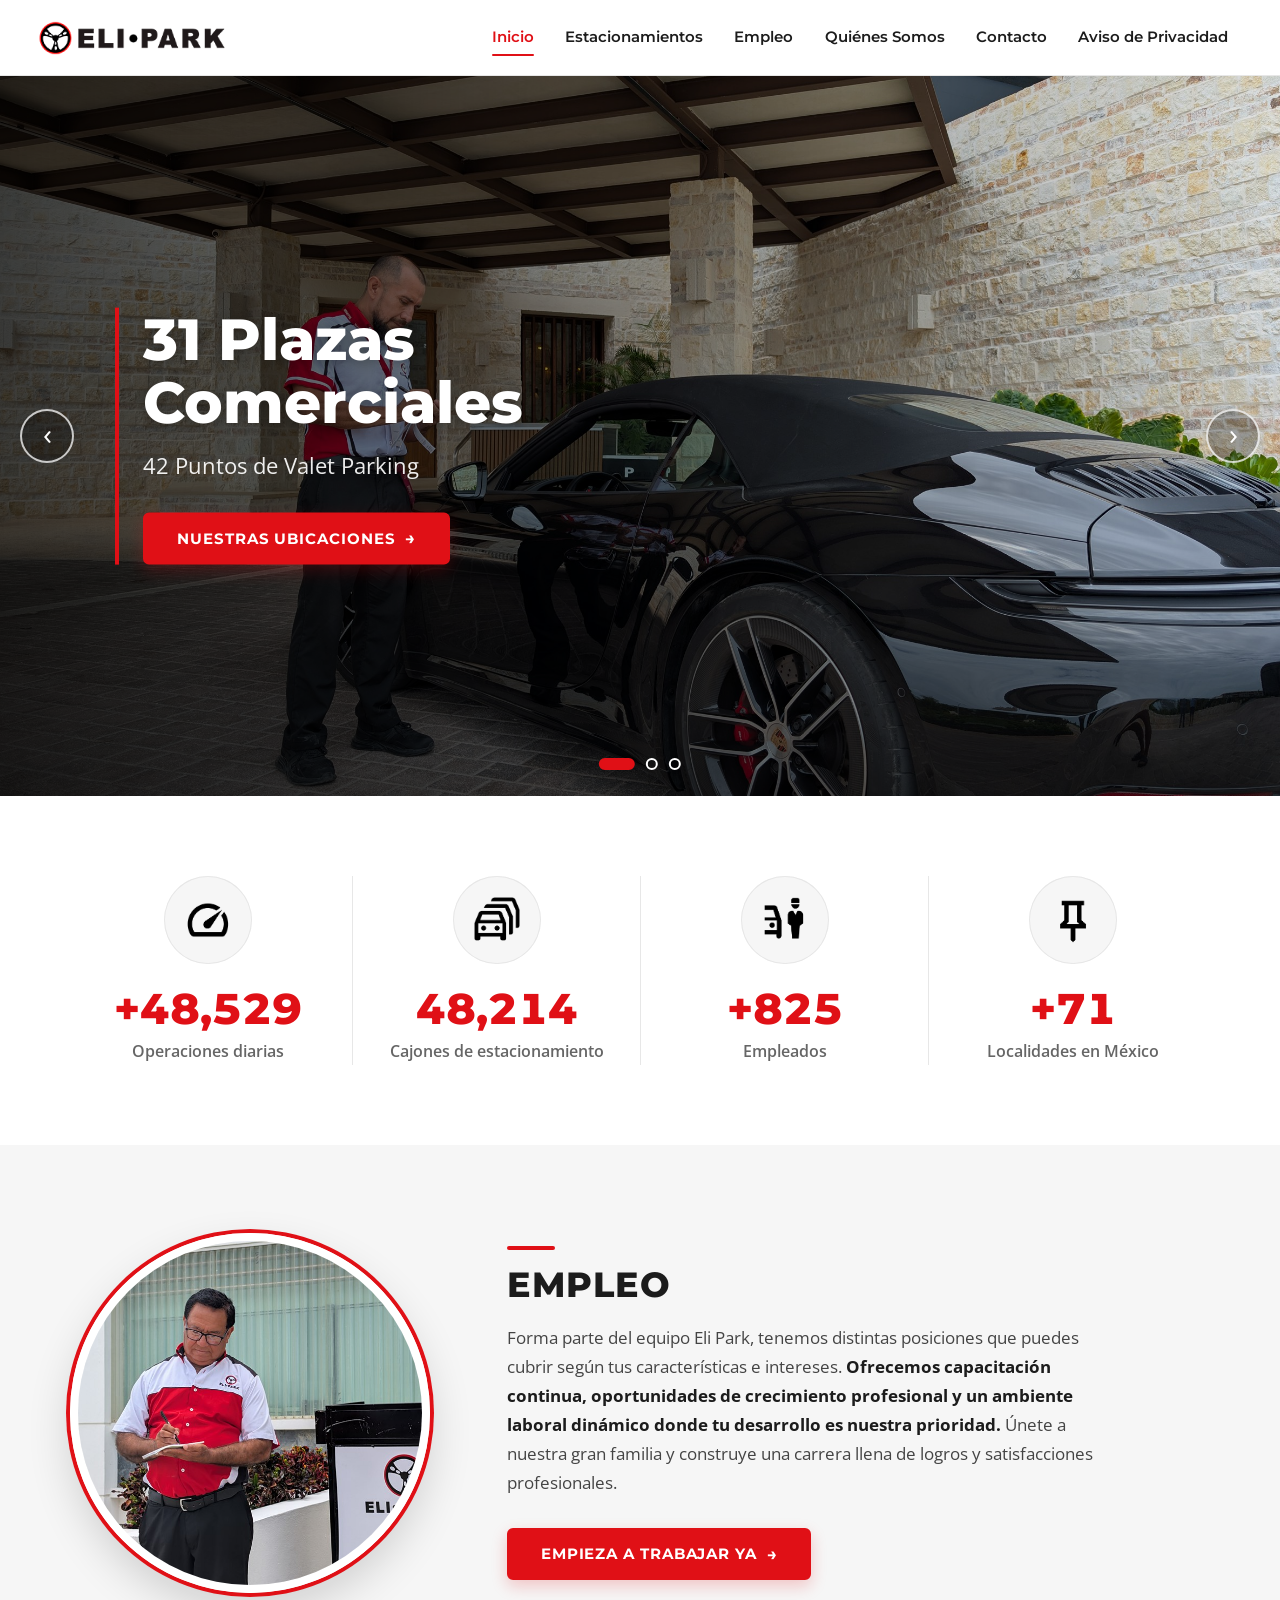
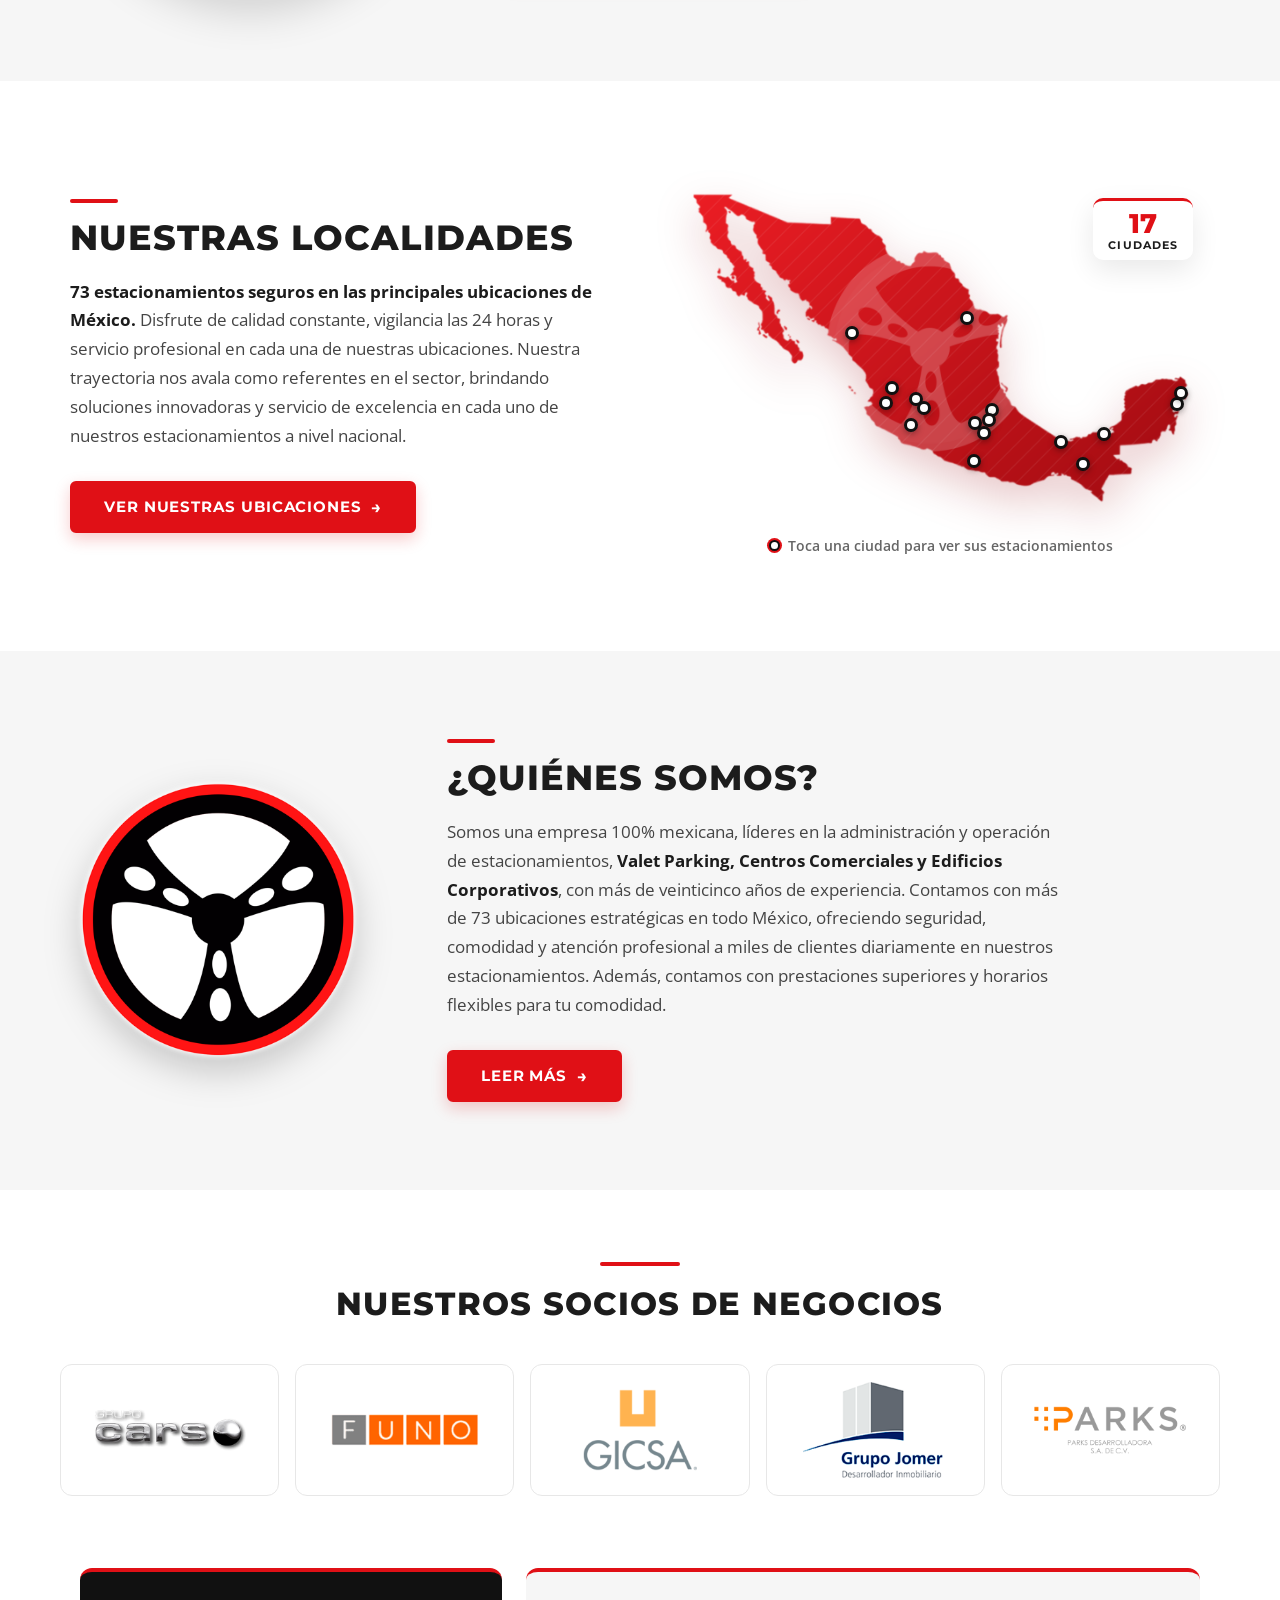
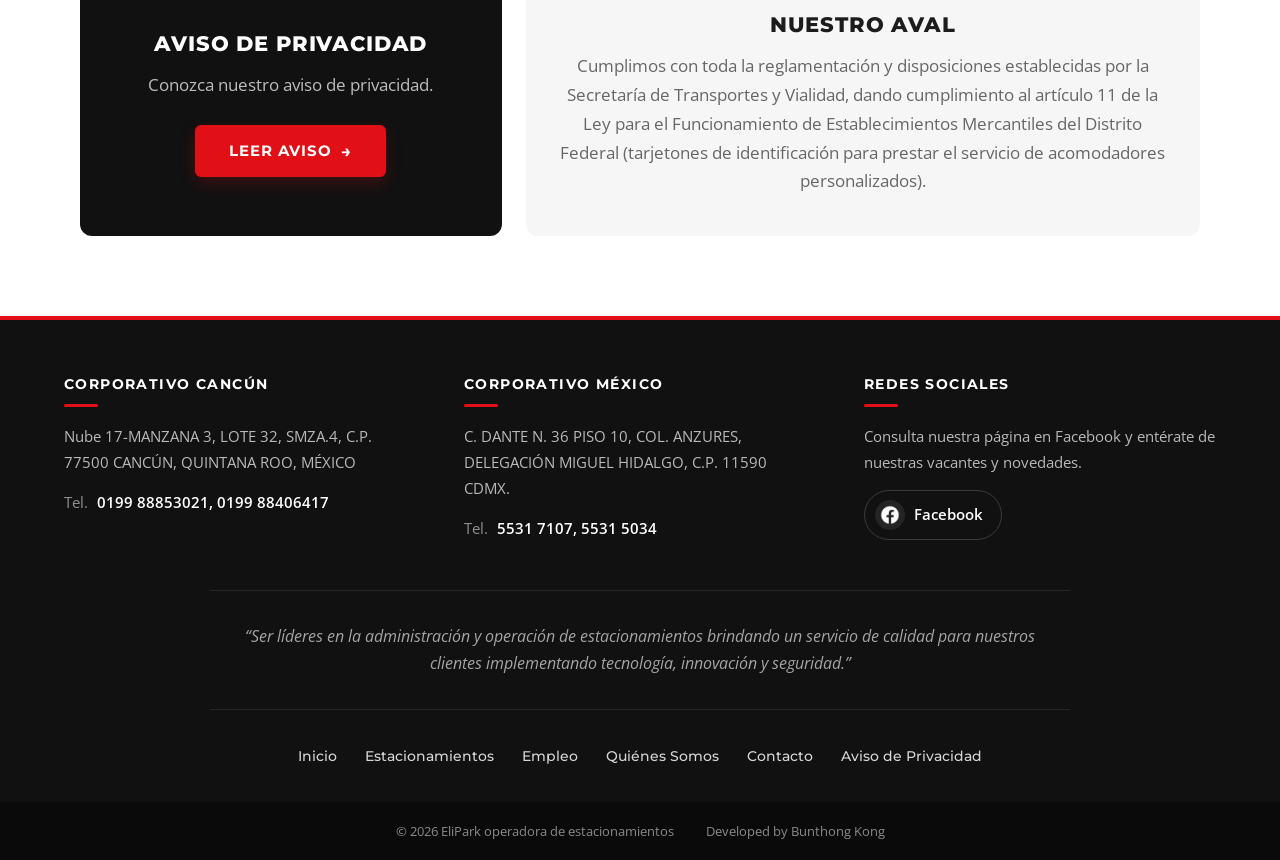
<file: index.html>
<!DOCTYPE html>
<html lang="es">
  <head>
    <meta charset="UTF-8" />
    <meta name="viewport" content="width=device-width, initial-scale=1.0" />
    <title>Eli Park | Operadora de Estacionamientos</title>
    <!--
      Entry point of the website. Web hosts open index.html first, so this
      file simply sends visitors to the real home page (HTML/main.html).
    -->
    <meta http-equiv="refresh" content="0; url=HTML/main.html" />
    <link rel="icon" type="image/png" href="Assets/logo_noText.png" />
    <script>
      window.location.replace("HTML/main.html" + window.location.hash);
    </script>
    <style>
      body {
        margin: 0;
        min-height: 100vh;
        display: flex;
        align-items: center;
        justify-content: center;
        background: #fff;
        font-family: Arial, sans-serif;
      }
      a {
        color: #e01016;
      }
    </style>
  </head>
  <body>
    <a href="HTML/main.html">Ir a Eli Park</a>
  </body>
</html>
</file>
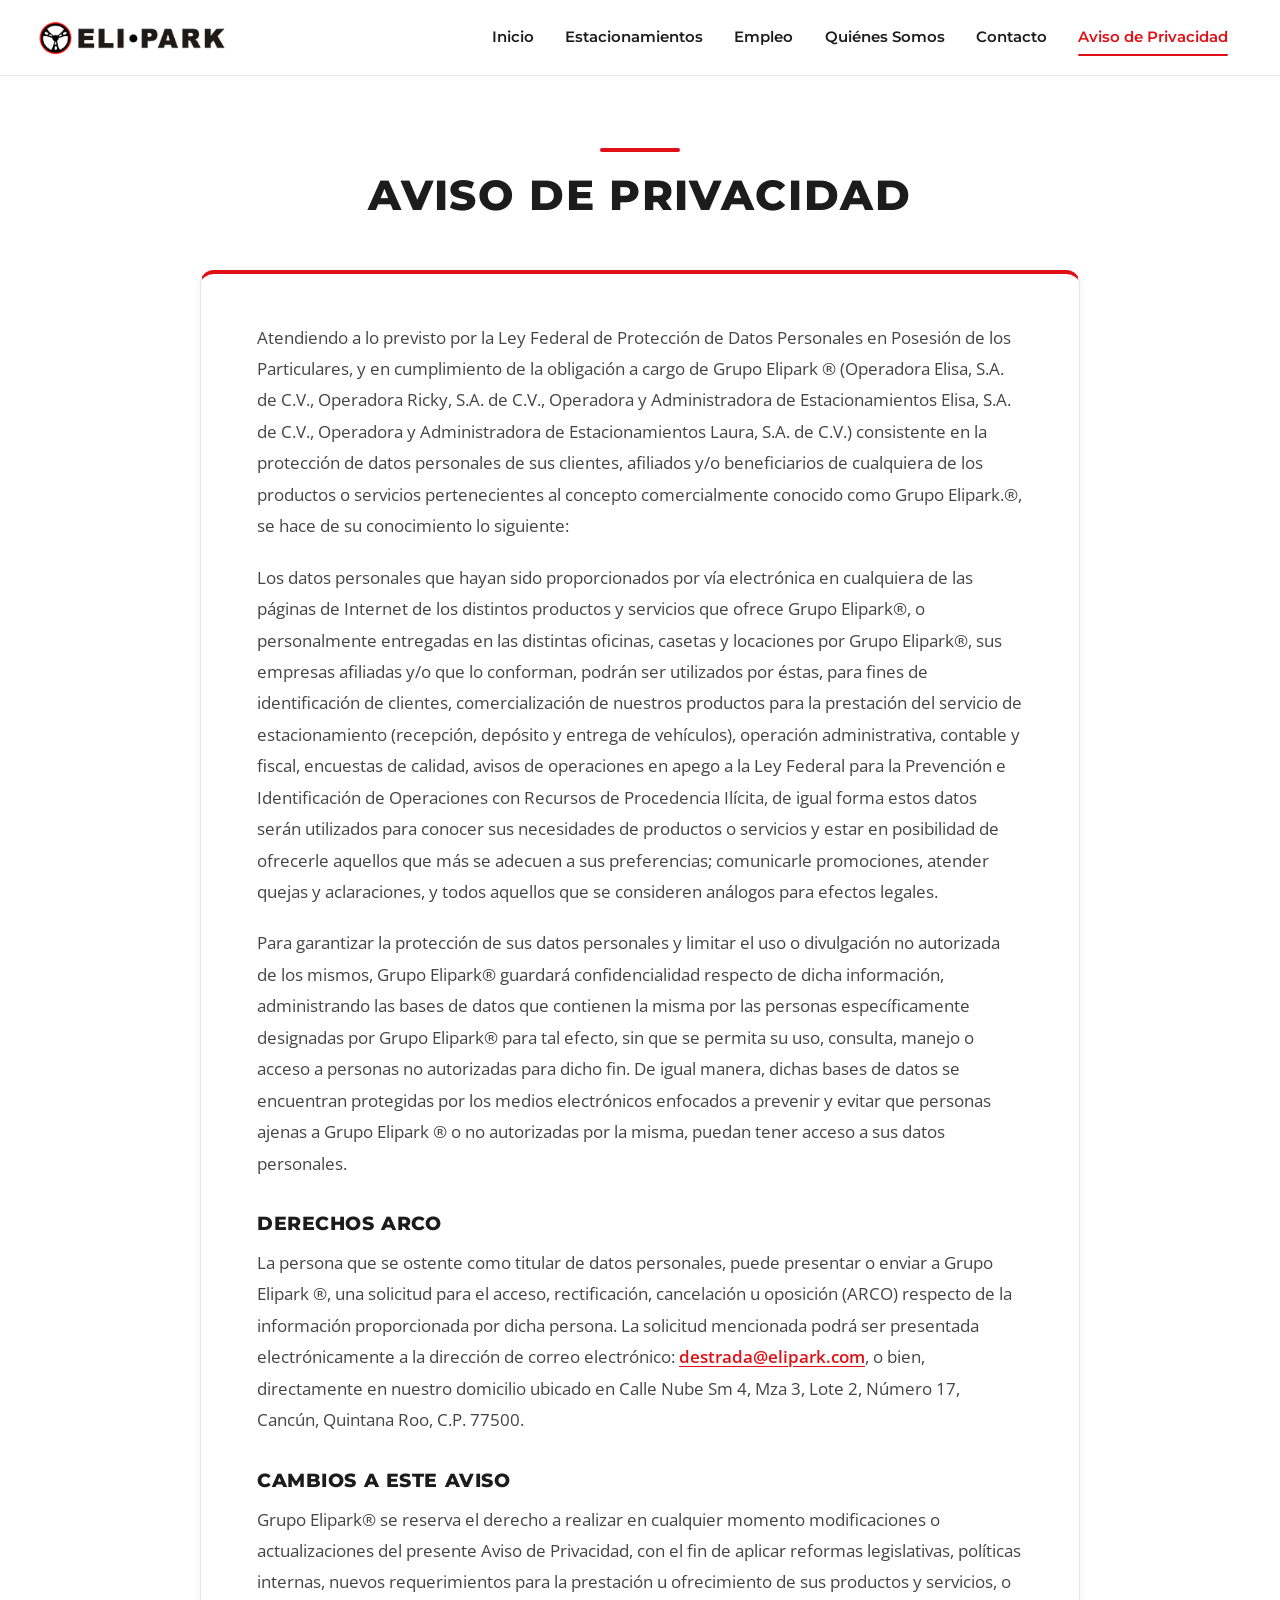
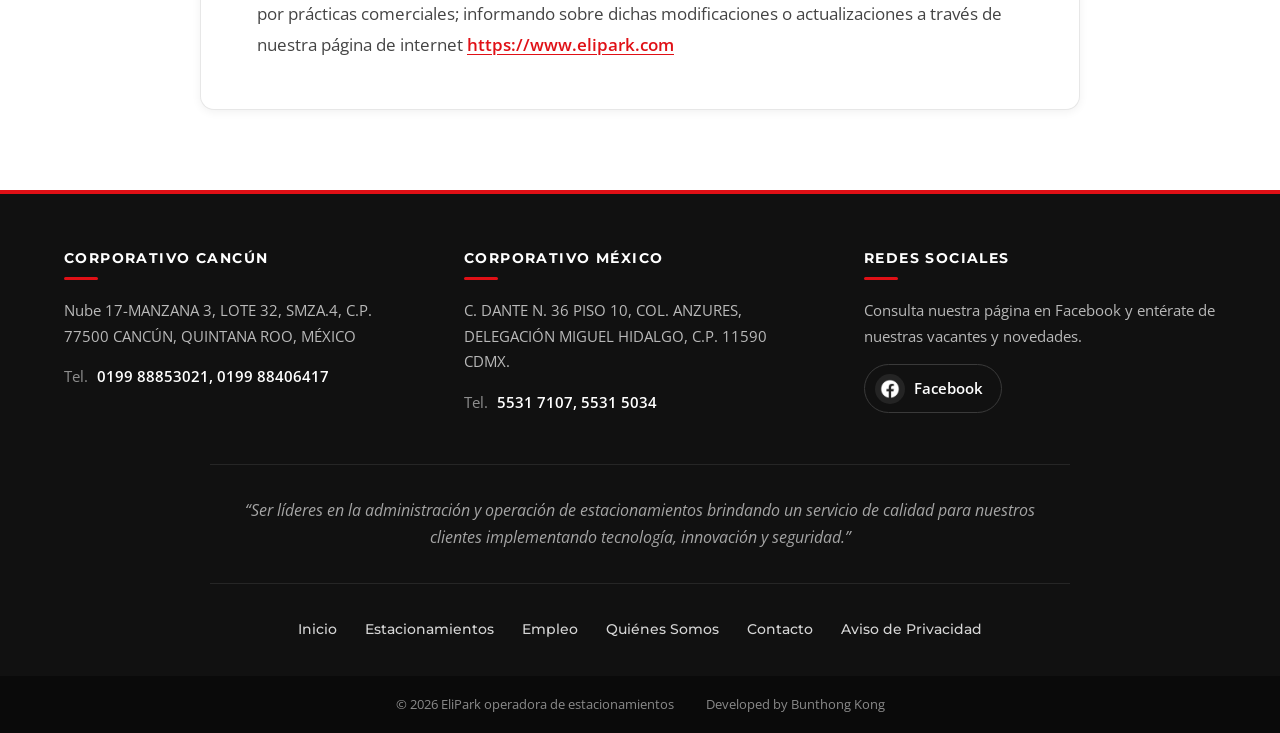
<file: HTML/avisoDePrivacidad.html>
<!DOCTYPE html>
<html lang="es">
  <head>
    <meta charset="UTF-8" />
    <meta name="viewport" content="width=device-width, initial-scale=1.0" />
    <meta name="description" content="Aviso de privacidad de Grupo Elipark." />
    <title>Aviso de Privacidad | Eli Park</title>
    <link rel="icon" type="image/png" href="../Assets/logo_noText.png" />
    <meta name="theme-color" content="#e01016" />
    <meta property="og:type" content="website" />
    <meta property="og:site_name" content="Eli Park" />
    <meta property="og:locale" content="es_MX" />
    <meta property="og:title" content="Aviso de Privacidad | Eli Park" />
    <meta property="og:description" content="Aviso de privacidad de Grupo Elipark." />
    <link rel="apple-touch-icon" href="../Assets/logo_noText.png" />

    <link rel="preconnect" href="https://fonts.googleapis.com" />
    <link rel="preconnect" href="https://fonts.gstatic.com" crossorigin />
    <link
      href="https://fonts.googleapis.com/css2?family=Montserrat:wght@500;600;700;800&family=Open+Sans:wght@400;600;700&display=swap"
      rel="stylesheet"
    />
    <link
      href="https://cdn.jsdelivr.net/npm/bootstrap@5.3.0/dist/css/bootstrap.min.css"
      rel="stylesheet"
    />

    <link rel="stylesheet" href="../Utilities/theme.css" />
    <link rel="stylesheet" href="../Utilities/navBar.css" />
    <link rel="stylesheet" href="../Utilities/redDividerLine.css" />
    <link rel="stylesheet" href="../Utilities/loadingScreen.css" />
    <link rel="stylesheet" href="../Utilities/footer.css" />
    <link rel="stylesheet" href="../Styling/avisoDePrivacidad.css" />
  </head>
  <body>
    <div id="loader-container">
      <div id="loadingScreen" role="status" aria-label="Cargando">
        <img src="../Assets/ELI-PARK-LOGO-LARGE.png" alt="" />
        <div class="loader-bar"></div>
      </div>
    </div>

    <div id="navbar-container"></div>
    <div class="redDividerLine-container"></div>

    <h1 id="lblAvisoDePrivacidad" class="ep-page-title">Aviso de Privacidad</h1>

    <div id="mainText" class="reveal">
      <p>
        Atendiendo a lo previsto por la Ley Federal de Protección de Datos
        Personales en Posesión de los Particulares, y en cumplimiento de la
        obligación a cargo de Grupo Elipark ® (Operadora Elisa, S.A. de C.V.,
        Operadora Ricky, S.A. de C.V., Operadora y Administradora de
        Estacionamientos Elisa, S.A. de C.V., Operadora y Administradora de
        Estacionamientos Laura, S.A. de C.V.) consistente en la protección de
        datos personales de sus clientes, afiliados y/o beneficiarios de
        cualquiera de los productos o servicios pertenecientes al concepto
        comercialmente conocido como Grupo Elipark.®, se hace de su
        conocimiento lo siguiente:
      </p>
      <p>
        Los datos personales que hayan sido proporcionados por vía electrónica
        en cualquiera de las páginas de Internet de los distintos productos y
        servicios que ofrece Grupo Elipark®, o personalmente entregadas en las
        distintas oficinas, casetas y locaciones por Grupo Elipark®, sus
        empresas afiliadas y/o que lo conforman, podrán ser utilizados por
        éstas, para fines de identificación de clientes, comercialización de
        nuestros productos para la prestación del servicio de estacionamiento
        (recepción, depósito y entrega de vehículos), operación administrativa,
        contable y fiscal, encuestas de calidad, avisos de operaciones en apego
        a la Ley Federal para la Prevención e Identificación de Operaciones con
        Recursos de Procedencia Ilícita, de igual forma estos datos serán
        utilizados para conocer sus necesidades de productos o servicios y estar
        en posibilidad de ofrecerle aquellos que más se adecuen a sus
        preferencias; comunicarle promociones, atender quejas y aclaraciones, y
        todos aquellos que se consideren análogos para efectos legales.
      </p>
      <p>
        Para garantizar la protección de sus datos personales y limitar el uso o
        divulgación no autorizada de los mismos, Grupo Elipark® guardará
        confidencialidad respecto de dicha información, administrando las bases
        de datos que contienen la misma por las personas específicamente
        designadas por Grupo Elipark® para tal efecto, sin que se permita su
        uso, consulta, manejo o acceso a personas no autorizadas para dicho fin.
        De igual manera, dichas bases de datos se encuentran protegidas por los
        medios electrónicos enfocados a prevenir y evitar que personas ajenas a
        Grupo Elipark ® o no autorizadas por la misma, puedan tener acceso a sus
        datos personales.
      </p>

      <h2>Derechos ARCO</h2>
      <p>
        La persona que se ostente como titular de datos personales, puede
        presentar o enviar a Grupo Elipark ®, una solicitud para el acceso,
        rectificación, cancelación u oposición (ARCO) respecto de la información
        proporcionada por dicha persona. La solicitud mencionada podrá ser
        presentada electrónicamente a la dirección de correo electrónico:
        <a href="mailto:destrada@elipark.com">destrada@elipark.com</a>, o bien,
        directamente en nuestro domicilio ubicado en Calle Nube Sm 4, Mza 3,
        Lote 2, Número 17, Cancún, Quintana Roo, C.P. 77500.
      </p>

      <h2>Cambios a este aviso</h2>
      <p>
        Grupo Elipark® se reserva el derecho a realizar en cualquier momento
        modificaciones o actualizaciones del presente Aviso de Privacidad, con
        el fin de aplicar reformas legislativas, políticas internas, nuevos
        requerimientos para la prestación u ofrecimiento de sus productos y
        servicios, o por prácticas comerciales; informando sobre dichas
        modificaciones o actualizaciones a través de nuestra página de internet
        <a href="https://www.elipark.com">https://www.elipark.com</a>
      </p>
    </div>

    <div id="main-footer-container"></div>

    <script src="../Utilities/navBar.js"></script>
    <script src="../Utilities/redDividerLine.js"></script>
    <script src="../Utilities/footer.js"></script>
    <script src="../Utilities/loadingScreen.js"></script>
    <script src="../Utilities/pageEffects.js"></script>
  </body>
</html>
</file>
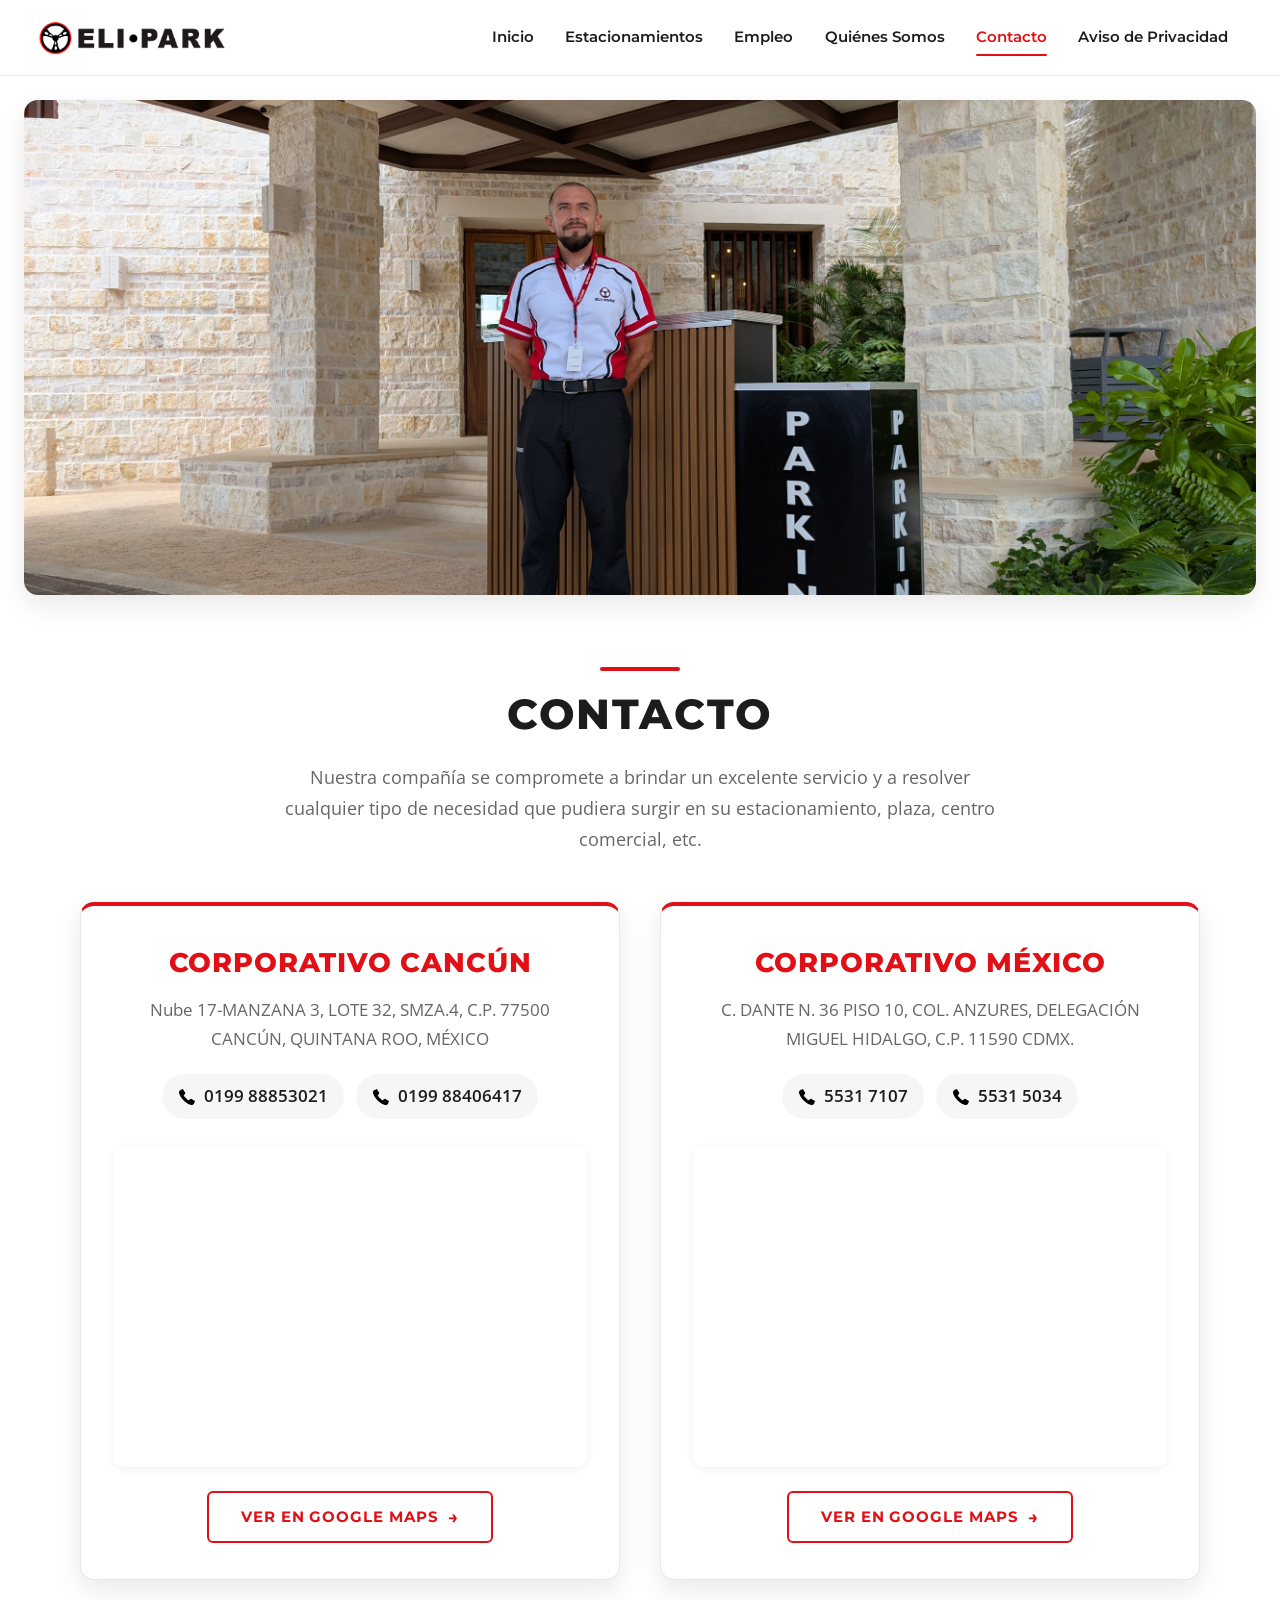
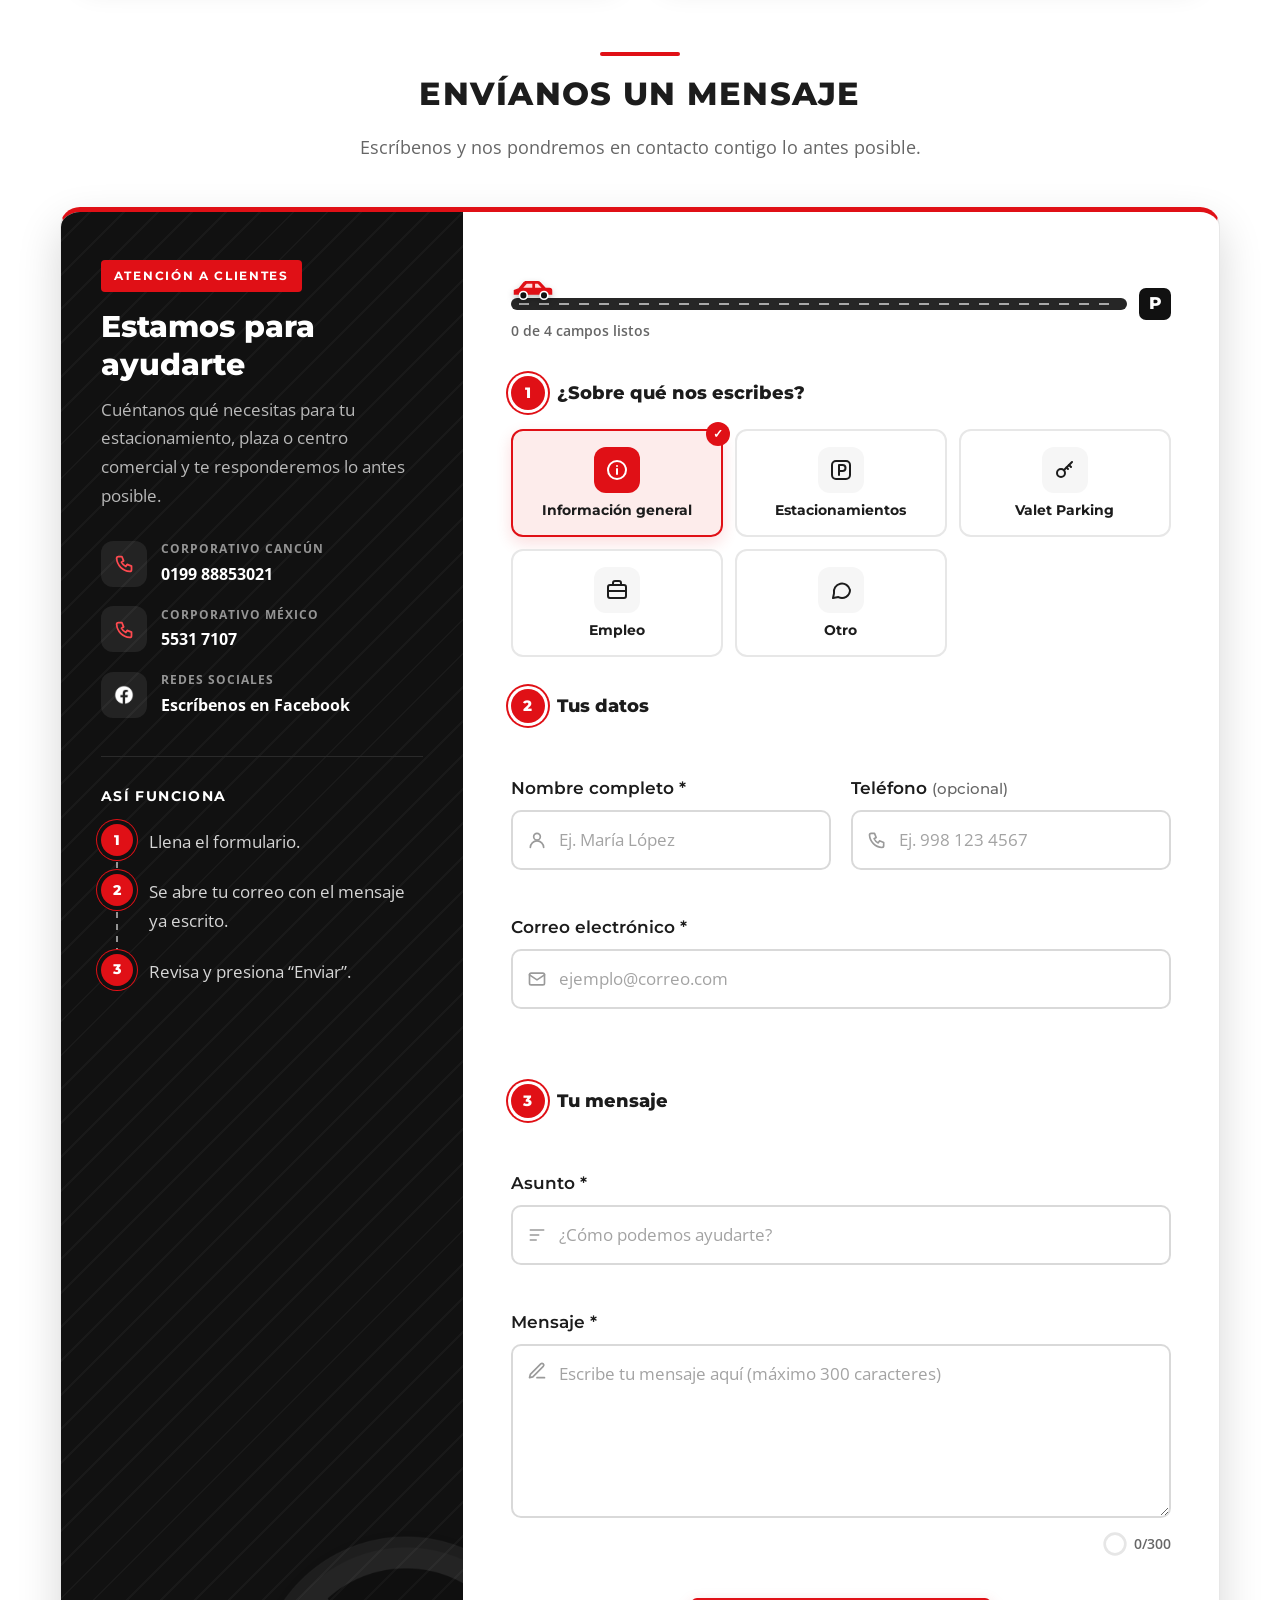
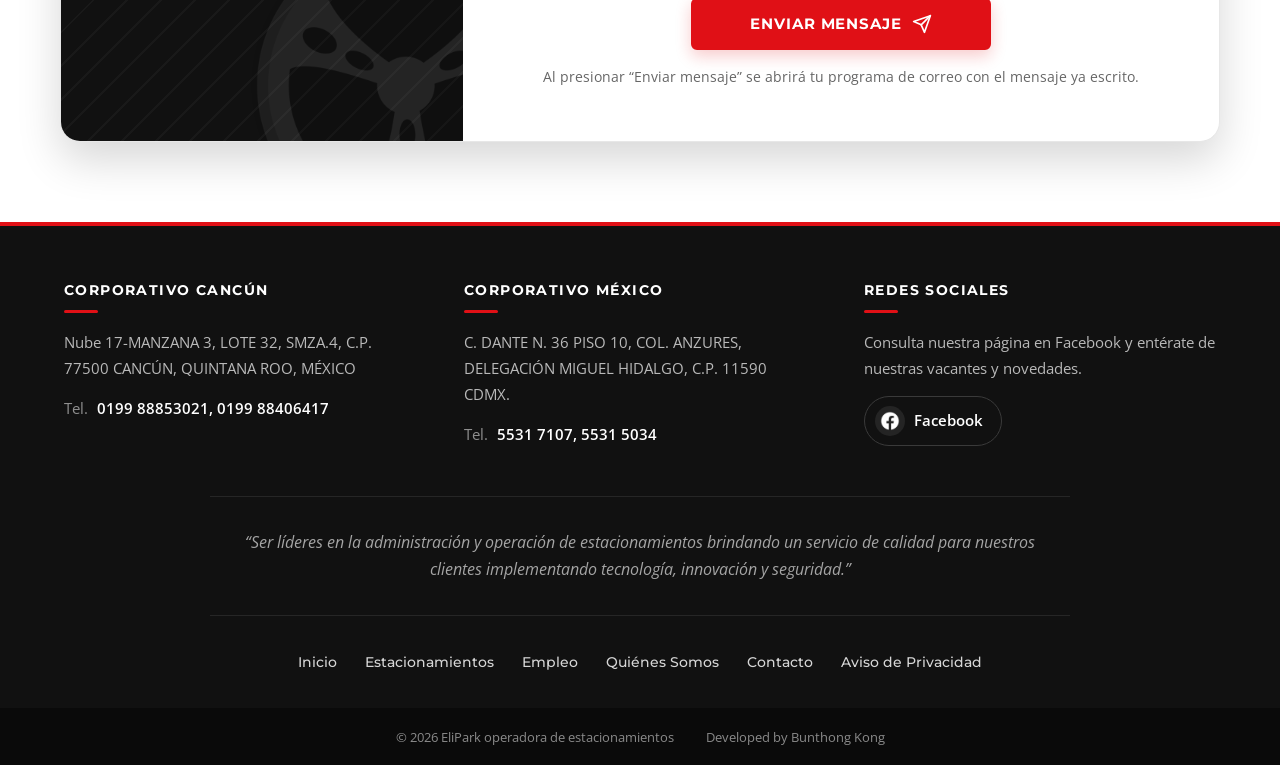
<file: HTML/contacto.html>
<!DOCTYPE html>
<html lang="es">
  <head>
    <meta charset="UTF-8" />
    <meta name="viewport" content="width=device-width, initial-scale=1.0" />
    <meta
      name="description"
      content="Contacta a Eli Park: corporativos en Cancún y Ciudad de México."
    />
    <title>Contacto | Eli Park</title>
    <link rel="icon" type="image/png" href="../Assets/logo_noText.png" />
    <meta name="theme-color" content="#e01016" />
    <meta property="og:type" content="website" />
    <meta property="og:site_name" content="Eli Park" />
    <meta property="og:locale" content="es_MX" />
    <meta property="og:title" content="Contacto | Eli Park" />
    <meta property="og:description" content="Contacta a Eli Park: corporativos en Cancún y Ciudad de México." />
    <link rel="apple-touch-icon" href="../Assets/logo_noText.png" />

    <link rel="preconnect" href="https://fonts.googleapis.com" />
    <link rel="preconnect" href="https://fonts.gstatic.com" crossorigin />
    <link
      href="https://fonts.googleapis.com/css2?family=Montserrat:wght@500;600;700;800&family=Open+Sans:wght@400;600;700&display=swap"
      rel="stylesheet"
    />
    <link
      href="https://cdn.jsdelivr.net/npm/bootstrap@5.3.0/dist/css/bootstrap.min.css"
      rel="stylesheet"
    />

    <link rel="stylesheet" href="../Utilities/theme.css" />
    <link rel="stylesheet" href="../Utilities/navBar.css" />
    <link rel="stylesheet" href="../Utilities/footer.css" />
    <link rel="stylesheet" href="../Utilities/loadingScreen.css" />
    <link rel="stylesheet" href="../Utilities/redDividerLine.css" />
    <link rel="stylesheet" href="../Styling/contacto.css" />
  </head>
  <body>
    <div id="loader-container">
      <div id="loadingScreen" role="status" aria-label="Cargando">
        <img src="../Assets/ELI-PARK-LOGO-LARGE.png" alt="" />
        <div class="loader-bar"></div>
      </div>
    </div>

    <div id="navbar-container"></div>

    <img
      src="../Assets/img_cancun/4.jpg"
      alt="Acomodador de Eli Park en la entrada de un estacionamiento"
      style="object-position: 50% 35%"
      id="imgContacto"
      fetchpriority="high"
    />

    <div class="redDividerLine-container"></div>

    <h1 id="lblContacto" class="ep-page-title">Contacto</h1>

    <p id="lblDescription_contacto" class="ep-page-lead">
      Nuestra compañía se compromete a brindar un excelente servicio y a
      resolver cualquier tipo de necesidad que pudiera surgir en su
      estacionamiento, plaza, centro comercial, etc.
    </p>

    <!-- ========== OFFICES ========== -->
    <div class="contactDivContainer">
      <article class="contactInfoDiv reveal" id="contactInfoDiv_CANCUN">
        <h2>Corporativo Cancún</h2>
        <p class="contact-address">
          Nube 17-MANZANA 3, LOTE 32, SMZA.4, C.P. 77500 CANCÚN, QUINTANA ROO,
          MÉXICO
        </p>
        <div class="phoneContactDivWrapper">
          <div class="phoneContactDiv">
            <img src="../Assets/icons/phone_icon.png" alt="" />
            0199 88853021
          </div>
          <div class="phoneContactDiv">
            <img src="../Assets/icons/phone_icon.png" alt="" />
            0199 88406417
          </div>
        </div>
        <iframe
          id="mapCancun"
          class="mapStyle"
          title="Mapa del Corporativo Cancún"
          src="https://www.google.com/maps/embed?pb=!1m14!1m8!1m3!1d727.2271893411493!2d-86.8221777!3d21.1540629!3m2!1i1024!2i768!4f13.1!3m3!1m2!1s0x8f4c2955f7e665bb%3A0x6d910402cb917249!2sNube%2017-MZ.3%2C%20LOTE%2032%2C%20capilla%20ecumenica%2C%2077500%20Canc%C3%BAn%2C%20Q.R.%2C%20Mexico!5e1!3m2!1sen!2sca!4v1762992680323!5m2!1sen!2sca"
          allowfullscreen=""
          loading="lazy"
          referrerpolicy="no-referrer-when-downgrade"
        ></iframe>
        <a
          class="ep-btn ep-btn--outline map-link"
          href="https://maps.app.goo.gl/im7gjyhQfgTKJ2pk6"
          target="_blank"
          rel="noopener"
          >Ver en Google Maps</a
        >
      </article>

      <article
        class="contactInfoDiv reveal"
        id="contactInfoDiv_MEXICO"
        data-reveal-delay="120"
      >
        <h2>Corporativo México</h2>
        <p class="contact-address">
          C. DANTE N. 36 PISO 10, COL. ANZURES, DELEGACIÓN MIGUEL HIDALGO, C.P.
          11590 CDMX.
        </p>
        <div class="phoneContactDivWrapper">
          <div class="phoneContactDiv">
            <img src="../Assets/icons/phone_icon.png" alt="" />
            5531 7107
          </div>
          <div class="phoneContactDiv">
            <img src="../Assets/icons/phone_icon.png" alt="" />
            5531 5034
          </div>
        </div>
        <iframe
          id="mapMexico"
          class="mapStyle"
          title="Mapa del Corporativo México"
          src="https://www.google.com/maps/embed?pb=!1m18!1m12!1m3!1d4272.2293185469425!2d-99.1775528!3d19.425472199999998!2m3!1f0!2f0!3f0!3m2!1i1024!2i768!4f13.1!3m3!1m2!1s0x85d201f5839b0557%3A0x575a8bc3e0fb6316!2sEli%20Park!5e1!3m2!1sen!2sca!4v1762992623506!5m2!1sen!2sca"
          allowfullscreen=""
          loading="lazy"
          referrerpolicy="no-referrer-when-downgrade"
        ></iframe>
        <a
          class="ep-btn ep-btn--outline map-link"
          href="https://maps.app.goo.gl/ngZynV3C2ChkCXNL9"
          target="_blank"
          rel="noopener"
          >Ver en Google Maps</a
        >
      </article>
    </div>

    <!-- ========== MESSAGE FORM ========== -->
    <section class="message-section" id="mensaje">
      <div class="redDividerLine-container"></div>
      <h2 class="ep-section-title">Envíanos un mensaje</h2>
      <p class="ep-page-lead section-lead">
        Escríbenos y nos pondremos en contacto contigo lo antes posible.
      </p>

      <div class="message-shell reveal">
        <!-- Left: dark information panel -->
        <aside class="message-aside" aria-label="Otras formas de contacto">
          <img
            src="../Assets/logo_noText.png"
            alt=""
            class="message-wheel"
            loading="lazy"
            id="messageWheel"
          />

          <span class="message-eyebrow">Atención a clientes</span>
          <h3>Estamos para ayudarte</h3>
          <p>
            Cuéntanos qué necesitas para tu estacionamiento, plaza o centro
            comercial y te responderemos lo antes posible.
          </p>

          <ul class="message-quick">
            <li>
              <span class="quick-icon" aria-hidden="true">
                <svg class="ep-icon" viewBox="0 0 24 24">
                  <path
                    d="M5 4h4l2 5-2.5 1.5a11 11 0 0 0 5 5L15 13l5 2v4a2 2 0 0 1-2 2A16 16 0 0 1 3 6a2 2 0 0 1 2-2"
                  />
                </svg>
              </span>
              <div>
                <span class="quick-label">Corporativo Cancún</span>
                <span class="quick-value">0199 88853021</span>
              </div>
            </li>
            <li>
              <span class="quick-icon" aria-hidden="true">
                <svg class="ep-icon" viewBox="0 0 24 24">
                  <path
                    d="M5 4h4l2 5-2.5 1.5a11 11 0 0 0 5 5L15 13l5 2v4a2 2 0 0 1-2 2A16 16 0 0 1 3 6a2 2 0 0 1 2-2"
                  />
                </svg>
              </span>
              <div>
                <span class="quick-label">Corporativo México</span>
                <span class="quick-value">5531 7107</span>
              </div>
            </li>
            <li>
              <span class="quick-icon" aria-hidden="true">
                <img src="../Assets/icons/white_facebook_icon.png" alt="" />
              </span>
              <div>
                <span class="quick-label">Redes sociales</span>
                <a
                  href="https://www.facebook.com/elipark.elipark.elipark/"
                  target="_blank"
                  rel="noopener"
                  >Escríbenos en Facebook</a
                >
              </div>
            </li>
          </ul>

          <p class="message-how-title">Así funciona</p>
          <ol class="message-how">
            <li>Llena el formulario.</li>
            <li>Se abre tu correo con el mensaje ya escrito.</li>
            <li>Revisa y presiona “Enviar”.</li>
          </ol>
        </aside>

        <!-- Right: the form -->
        <div class="message-card" id="messageCard">
          <form id="contactForm" class="contact-form" novalidate>
            <!-- Little road: the car drives to the parking spot as the form is completed -->
            <div class="form-progress" aria-hidden="true">
              <div class="progress-road" id="progressRoad">
                <span class="progress-fill"></span>
                <span class="progress-car">
                  <svg viewBox="0 0 32 18">
                    <path
                      class="car-body"
                      d="M2 13.5V10l3.5-1.2L9 4.5c.5-.6 1.2-1 2-1h8.5c.8 0 1.5.3 2 .9l3.7 4.1H28a2 2 0 0 1 2 2v3z"
                    />
                    <path class="car-window" d="M11.5 5.5h4v3h-6.6zM17.5 5.5h2l2.7 3h-4.7z" />
                    <circle class="car-wheel" cx="9" cy="14" r="2.8" />
                    <circle class="car-wheel" cx="24" cy="14" r="2.8" />
                  </svg>
                </span>
              </div>
              <span class="progress-goal">P</span>
            </div>
            <p class="progress-text" id="progressText" aria-live="polite">
              0 de 4 campos listos
            </p>

            <!-- Step 1: topic -->
            <fieldset class="form-step">
              <legend>
                <span class="step-badge">1</span> ¿Sobre qué nos escribes?
              </legend>

              <div class="topic-grid">
                <label class="topic-option">
                  <input
                    type="radio"
                    name="topic"
                    value="Información general"
                    data-placeholder="¿Cómo podemos ayudarte?"
                    checked
                  />
                  <span class="topic-card">
                    <span class="topic-icon">
                      <svg class="ep-icon" viewBox="0 0 24 24">
                        <circle cx="12" cy="12" r="9" />
                        <path d="M12 11v5" />
                        <path d="M12 8h.01" />
                      </svg>
                    </span>
                    <span class="topic-name">Información general</span>
                  </span>
                </label>

                <label class="topic-option">
                  <input
                    type="radio"
                    name="topic"
                    value="Estacionamientos"
                    data-placeholder="Ej. Información sobre un estacionamiento"
                  />
                  <span class="topic-card">
                    <span class="topic-icon">
                      <svg class="ep-icon" viewBox="0 0 24 24">
                        <rect x="3" y="3" width="18" height="18" rx="4" />
                        <path d="M10 17V7h3.5a3 3 0 0 1 0 6H10" />
                      </svg>
                    </span>
                    <span class="topic-name">Estacionamientos</span>
                  </span>
                </label>

                <label class="topic-option">
                  <input
                    type="radio"
                    name="topic"
                    value="Valet Parking"
                    data-placeholder="Ej. Servicio de valet parking"
                  />
                  <span class="topic-card">
                    <span class="topic-icon">
                      <svg class="ep-icon" viewBox="0 0 24 24">
                        <circle cx="8" cy="15" r="4" />
                        <path d="m10.8 12.2 8.2-8.2" />
                        <path d="m16 7 2 2" />
                        <path d="m13.5 9.5 1.5 1.5" />
                      </svg>
                    </span>
                    <span class="topic-name">Valet Parking</span>
                  </span>
                </label>

                <label class="topic-option">
                  <input
                    type="radio"
                    name="topic"
                    value="Empleo"
                    data-placeholder="Ej. Quiero información sobre vacantes"
                    data-hint="empleo"
                  />
                  <span class="topic-card">
                    <span class="topic-icon">
                      <svg class="ep-icon" viewBox="0 0 24 24">
                        <rect x="3" y="7" width="18" height="13" rx="2" />
                        <path d="M8 7V5a2 2 0 0 1 2-2h4a2 2 0 0 1 2 2v2" />
                        <path d="M3 13h18" />
                      </svg>
                    </span>
                    <span class="topic-name">Empleo</span>
                  </span>
                </label>

                <label class="topic-option">
                  <input
                    type="radio"
                    name="topic"
                    value="Otro"
                    data-placeholder="¿Cómo podemos ayudarte?"
                  />
                  <span class="topic-card">
                    <span class="topic-icon">
                      <svg class="ep-icon" viewBox="0 0 24 24">
                        <path
                          d="M21 12a8 8 0 0 1-11.6 7.1L4 20l1-4.6A8 8 0 1 1 21 12z"
                        />
                      </svg>
                    </span>
                    <span class="topic-name">Otro</span>
                  </span>
                </label>
              </div>

              <p class="topic-hint" id="topicHint" hidden>
                ¿Buscas trabajo? También puedes ver cómo postularte en nuestra
                página de <a href="empleo.html">Empleo</a>.
              </p>
            </fieldset>

            <!-- Step 2: contact details -->
            <fieldset class="form-step">
              <legend><span class="step-badge">2</span> Tus datos</legend>

              <div class="form-row">
                <div class="form-group">
                  <label for="senderName">Nombre completo *</label>
                  <div class="input-wrap">
                    <svg class="ep-icon" viewBox="0 0 24 24" aria-hidden="true">
                      <circle cx="12" cy="8" r="4" />
                      <path d="M4 21a8 8 0 0 1 16 0" />
                    </svg>
                    <input
                      type="text"
                      id="senderName"
                      name="senderName"
                      class="form-input"
                      placeholder="Ej. María López"
                      autocomplete="name"
                      maxlength="80"
                      required
                    />
                    <span class="input-check" aria-hidden="true">
                      <svg viewBox="0 0 24 24"><path d="M5 12.5l4.5 4.5L19 7" /></svg>
                    </span>
                  </div>
                  <div class="error-message" id="nameError" aria-live="polite"></div>
                </div>

                <div class="form-group">
                  <label for="senderPhone"
                    >Teléfono <span class="optional">(opcional)</span></label
                  >
                  <div class="input-wrap">
                    <svg class="ep-icon" viewBox="0 0 24 24" aria-hidden="true">
                      <path
                        d="M5 4h4l2 5-2.5 1.5a11 11 0 0 0 5 5L15 13l5 2v4a2 2 0 0 1-2 2A16 16 0 0 1 3 6a2 2 0 0 1 2-2"
                      />
                    </svg>
                    <input
                      type="tel"
                      id="senderPhone"
                      name="senderPhone"
                      class="form-input"
                      placeholder="Ej. 998 123 4567"
                      autocomplete="tel"
                      maxlength="20"
                    />
                    <span class="input-check" aria-hidden="true">
                      <svg viewBox="0 0 24 24"><path d="M5 12.5l4.5 4.5L19 7" /></svg>
                    </span>
                  </div>
                  <div class="error-message" id="phoneError" aria-live="polite"></div>
                </div>
              </div>

              <div class="form-group">
                <label for="senderEmail">Correo electrónico *</label>
                <div class="input-wrap">
                  <svg class="ep-icon" viewBox="0 0 24 24" aria-hidden="true">
                    <rect x="3" y="5" width="18" height="14" rx="2" />
                    <path d="m3 7 9 6 9-6" />
                  </svg>
                  <input
                    type="email"
                    id="senderEmail"
                    name="senderEmail"
                    class="form-input"
                    placeholder="ejemplo@correo.com"
                    autocomplete="email"
                    required
                  />
                  <span class="input-check" aria-hidden="true">
                    <svg viewBox="0 0 24 24"><path d="M5 12.5l4.5 4.5L19 7" /></svg>
                  </span>
                </div>
                <div class="error-message" id="emailError" aria-live="polite"></div>
              </div>
            </fieldset>

            <!-- Step 3: message -->
            <fieldset class="form-step">
              <legend><span class="step-badge">3</span> Tu mensaje</legend>

              <div class="form-group">
                <label for="subject">Asunto *</label>
                <div class="input-wrap">
                  <svg class="ep-icon" viewBox="0 0 24 24" aria-hidden="true">
                    <path d="M4 6h16M4 12h10M4 18h7" />
                  </svg>
                  <input
                    type="text"
                    id="subject"
                    name="subject"
                    class="form-input"
                    placeholder="¿Cómo podemos ayudarte?"
                    maxlength="100"
                    required
                  />
                  <span class="input-check" aria-hidden="true">
                    <svg viewBox="0 0 24 24"><path d="M5 12.5l4.5 4.5L19 7" /></svg>
                  </span>
                </div>
                <div class="error-message" id="subjectError" aria-live="polite"></div>
              </div>

              <div class="form-group">
                <label for="message">Mensaje *</label>
                <div class="input-wrap input-wrap--textarea">
                  <svg class="ep-icon" viewBox="0 0 24 24" aria-hidden="true">
                    <path d="M12 20h9" />
                    <path d="M16.5 3.5a2.1 2.1 0 0 1 3 3L7 19l-4 1 1-4z" />
                  </svg>
                  <textarea
                    id="message"
                    name="message"
                    class="form-input form-textarea"
                    placeholder="Escribe tu mensaje aquí (máximo 300 caracteres)"
                    maxlength="300"
                    rows="5"
                    required
                  ></textarea>
                  <span class="input-check" aria-hidden="true">
                    <svg viewBox="0 0 24 24"><path d="M5 12.5l4.5 4.5L19 7" /></svg>
                  </span>
                </div>
                <div class="form-meta">
                  <div class="error-message" id="messageError" aria-live="polite"></div>
                  <div class="char-counter" id="charCounter">
                    <svg class="char-ring" viewBox="0 0 36 36" aria-hidden="true">
                      <circle class="ring-bg" cx="18" cy="18" r="15.5" />
                      <circle class="ring-fill" id="charRing" cx="18" cy="18" r="15.5" />
                    </svg>
                    <span><span id="charCount">0</span>/300</span>
                  </div>
                </div>
              </div>
            </fieldset>

            <div class="form-actions">
              <button
                type="submit"
                class="ep-btn ep-btn--no-arrow submit-btn"
                id="submitBtn"
              >
                <span id="btnText">Enviar mensaje</span>
                <svg class="plane-icon" viewBox="0 0 24 24" aria-hidden="true">
                  <path d="M22 2 11 13" />
                  <path d="M22 2 15 22l-4-9-9-4z" />
                </svg>
              </button>
              <p class="form-note">
                Al presionar “Enviar mensaje” se abrirá tu programa de correo
                con el mensaje ya escrito.
              </p>
            </div>
          </form>

          <!-- Shown after the visitor sends the form -->
          <div class="form-success" id="formSuccess" tabindex="-1" hidden>
            <svg class="success-check" viewBox="0 0 52 52" aria-hidden="true">
              <circle cx="26" cy="26" r="24" />
              <path d="M15 27l7 7 15-15" />
            </svg>
            <h3>¡Tu mensaje está listo!</h3>
            <p>
              Se abrió tu programa de correo con todo ya escrito. Solo revisa y
              presiona <b>Enviar</b>.
            </p>

            <div class="success-fallback">
              <p>
                <b>¿No se abrió tu correo?</b> Copia tu mensaje y envíalo a
                <a id="fallbackEmail" href="#"></a>
              </p>
              <button
                type="button"
                class="ep-btn ep-btn--outline ep-btn--no-arrow"
                id="copyMessageBtn"
              >
                Copiar mensaje
              </button>
            </div>

            <button type="button" class="ep-btn" id="newMessageBtn">
              Escribir otro mensaje
            </button>
          </div>
        </div>
      </div>
    </section>

    <div id="main-footer-container"></div>

    <script src="../Utilities/navBar.js"></script>
    <script src="../Utilities/footer.js"></script>
    <script src="../Utilities/loadingScreen.js"></script>
    <script src="../Utilities/redDividerLine.js"></script>
    <script src="../Utilities/contactForm.js"></script>
    <script src="../Utilities/pageEffects.js"></script>
  </body>
</html>
</file>
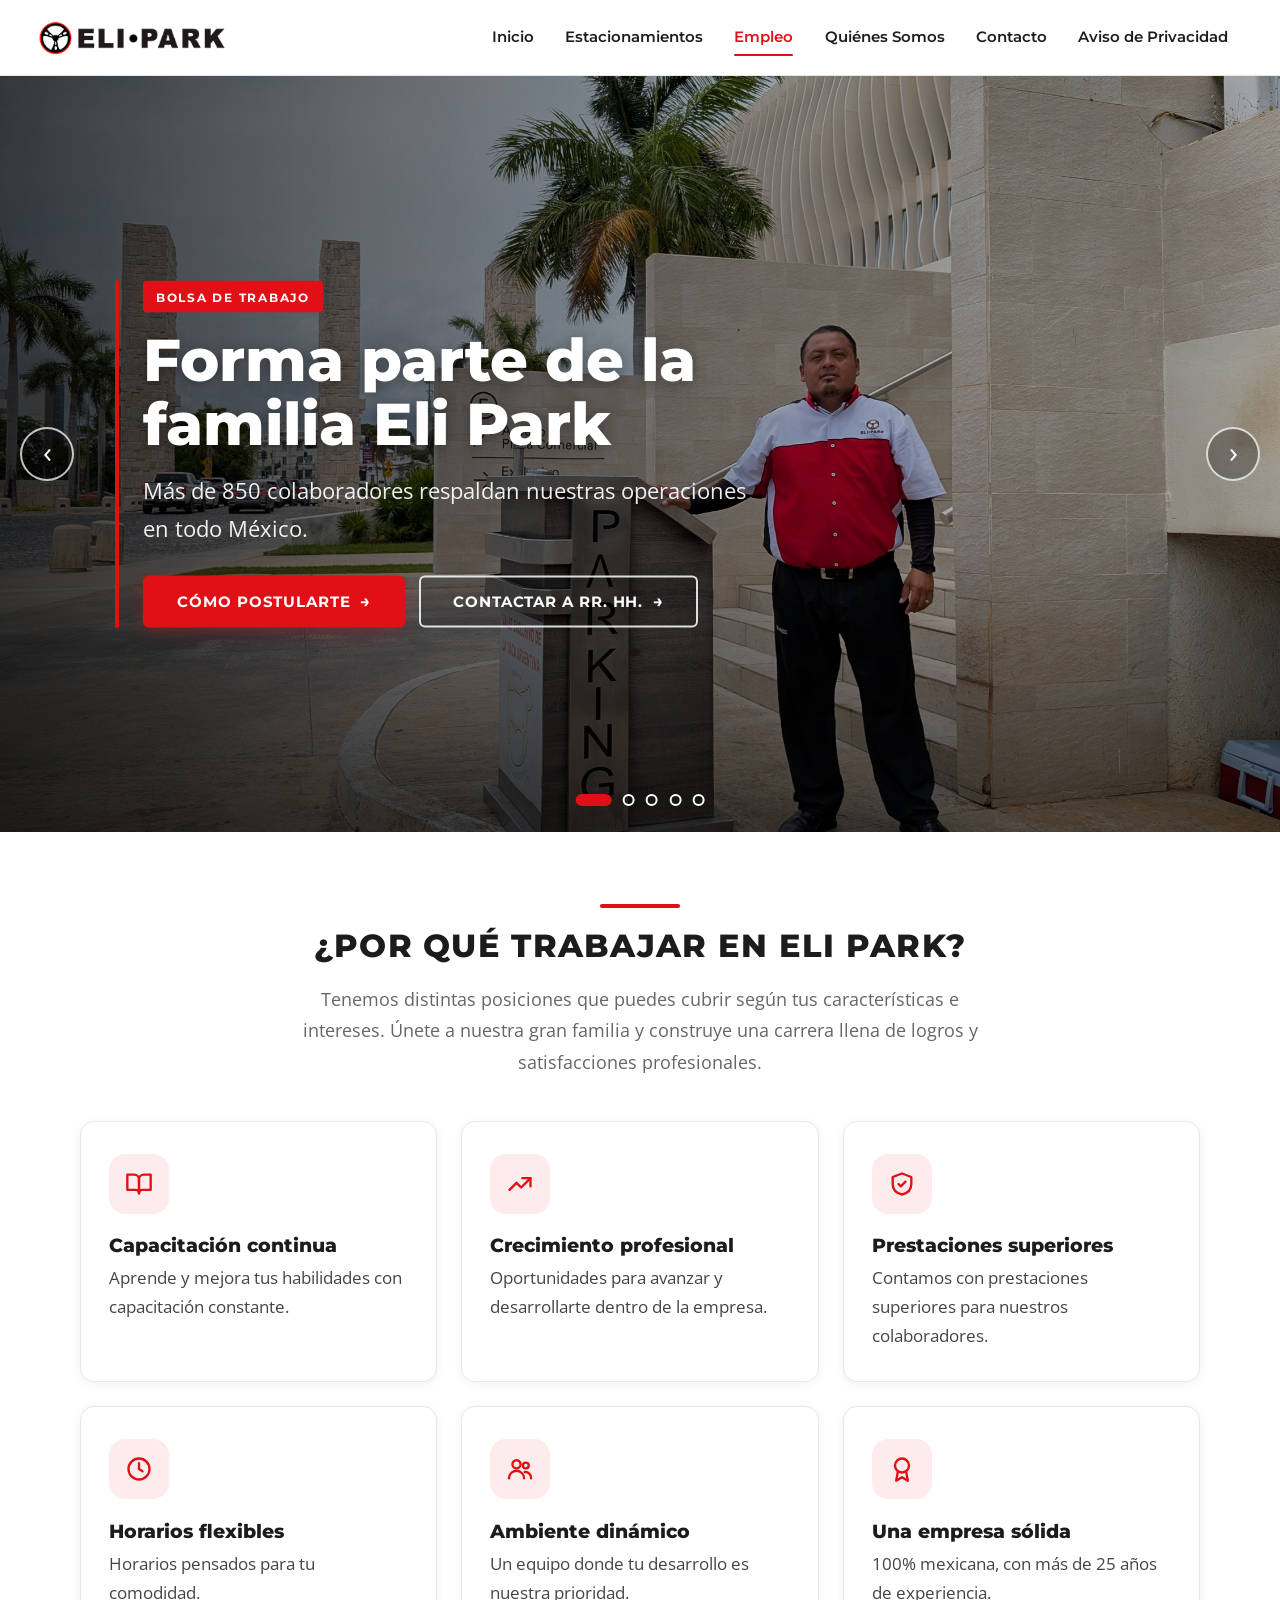
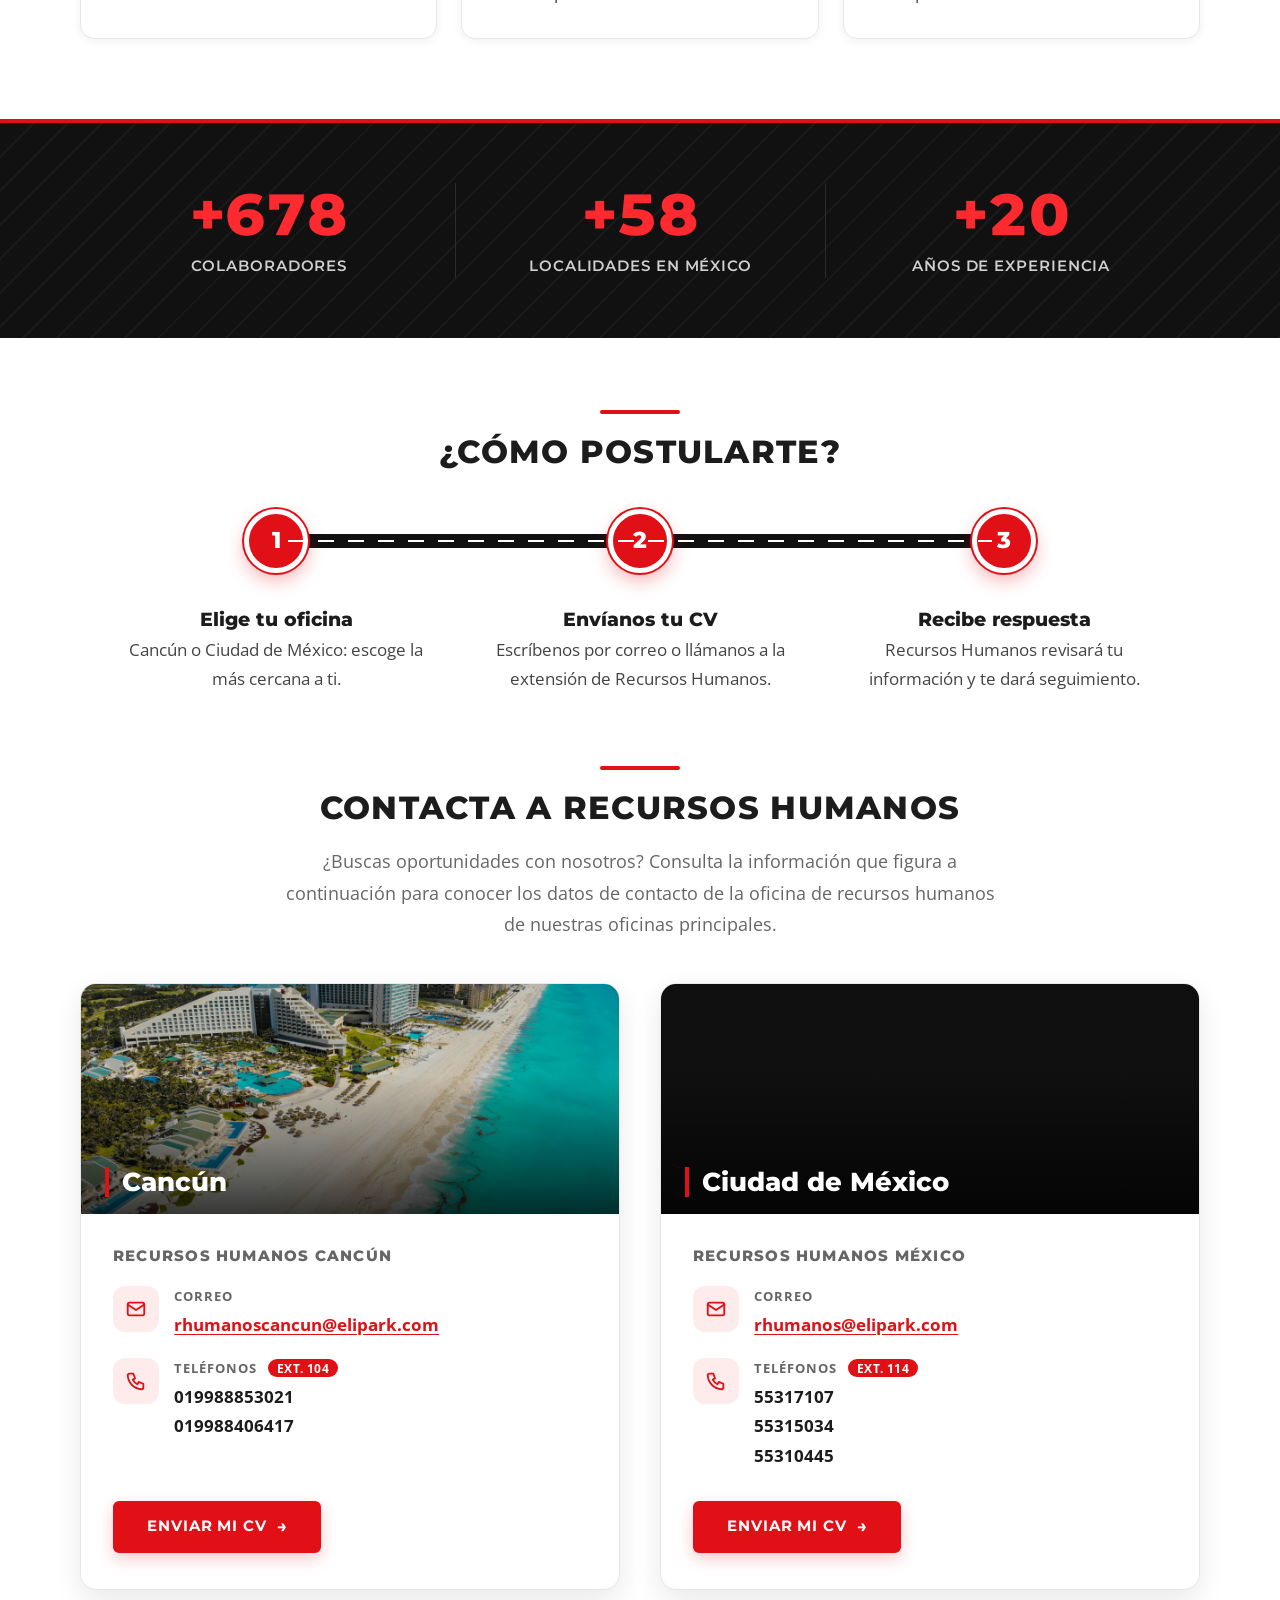
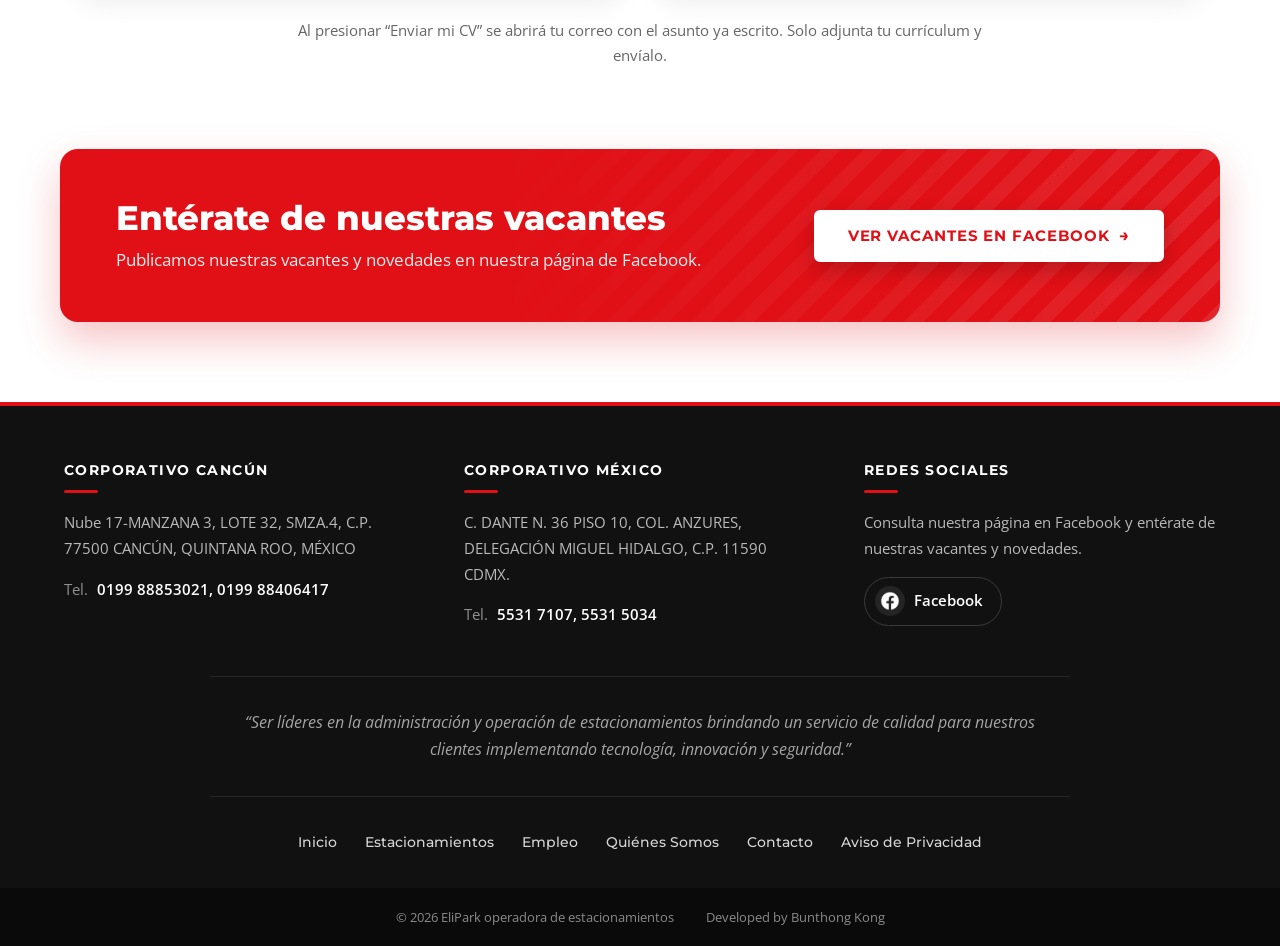
<file: HTML/empleo.html>
<!DOCTYPE html>
<html lang="es">
  <head>
    <meta charset="UTF-8" />
    <meta name="viewport" content="width=device-width, initial-scale=1.0" />
    <meta
      name="description"
      content="Bolsa de trabajo de Eli Park: conoce por qué trabajar con nosotros y cómo postularte en Cancún o Ciudad de México."
    />
    <title>Empleo | Eli Park</title>
    <link rel="icon" type="image/png" href="../Assets/logo_noText.png" />
    <meta name="theme-color" content="#e01016" />
    <meta property="og:type" content="website" />
    <meta property="og:site_name" content="Eli Park" />
    <meta property="og:locale" content="es_MX" />
    <meta property="og:title" content="Empleo | Eli Park" />
    <meta property="og:description" content="Bolsa de trabajo de Eli Park: conoce por qué trabajar con nosotros y cómo postularte en Cancún o Ciudad de México." />
    <link rel="apple-touch-icon" href="../Assets/logo_noText.png" />

    <link rel="preconnect" href="https://fonts.googleapis.com" />
    <link rel="preconnect" href="https://fonts.gstatic.com" crossorigin />
    <link
      href="https://fonts.googleapis.com/css2?family=Montserrat:wght@500;600;700;800&family=Open+Sans:wght@400;600;700&display=swap"
      rel="stylesheet"
    />
    <link
      href="https://cdn.jsdelivr.net/npm/bootstrap@5.3.0/dist/css/bootstrap.min.css"
      rel="stylesheet"
    />

    <link rel="stylesheet" href="../Utilities/theme.css" />
    <link rel="stylesheet" href="../Utilities/navBar.css" />
    <link rel="stylesheet" href="../Utilities/redDividerLine.css" />
    <link rel="stylesheet" href="../Utilities/footer.css" />
    <link rel="stylesheet" href="../Utilities/loadingScreen.css" />
    <link rel="stylesheet" href="../Utilities/slideshow.css" />
    <link rel="stylesheet" href="../Styling/empleo.css" />
  </head>
  <body>
    <div id="loader-container">
      <div id="loadingScreen" role="status" aria-label="Cargando">
        <img src="../Assets/ELI-PARK-LOGO-LARGE.png" alt="" />
        <div class="loader-bar"></div>
      </div>
    </div>

    <div id="navbar-container"></div>

    <!-- ========== HERO: slideshow with a fixed message on top ========== -->
    <section
      class="photoSlider-container has-captions empleo-hero"
      data-interval="5000"
      aria-label="Bolsa de trabajo Eli Park"
    >
      <div class="photoSlider-children active">
        <img
          src="../Assets/img_cancun/5.jpg"
          alt="Acomodador de Eli Park en su puesto de trabajo"
          style="object-position: 62% 50%"
          fetchpriority="high"
        />
      </div>
      <div class="photoSlider-children">
        <img
          src="../Assets/img_cancun/17.jpg"
          alt="Personal de Eli Park atendiendo a un cliente"
          style="object-position: 40% 50%"
        />
      </div>
      <div class="photoSlider-children">
        <img
          src="../Assets/img_cancun/18.jpg"
          alt="Acomodador de Eli Park registrando un vehículo"
          style="object-position: 30% 50%"
        />
      </div>
      <div class="photoSlider-children">
        <img
          src="../Assets/img_cancun/8.jpg"
          alt="Acomodador de Eli Park en una plaza comercial"
          style="object-position: 35% 50%"
        />
      </div>
      <div class="photoSlider-children">
        <img
          src="../Assets/img_cancun/3.jpg"
          alt="Acomodador de Eli Park junto a un auto"
          style="object-position: 62% 50%"
        />
      </div>

      <div class="infoDiv-slider infoDiv-slider--static">
        <span class="hero-eyebrow">Bolsa de trabajo</span>
        <h1 id="lblEmpleo">Forma parte de la familia Eli Park</h1>
        <p>
          Más de 850 colaboradores respaldan nuestras operaciones en todo
          México.
        </p>
        <div class="hero-actions">
          <a class="ep-btn" href="#como-postularte">Cómo postularte</a>
          <a class="ep-btn ep-btn--ghost" href="#contacto-rh"
            >Contactar a RR. HH.</a
          >
        </div>
      </div>
    </section>

    <!-- ========== WHY WORK WITH US ========== -->
    <section class="benefits-section">
      <div class="redDividerLine-container"></div>
      <h2 class="ep-section-title">¿Por qué trabajar en Eli Park?</h2>
      <p class="ep-page-lead section-lead">
        Tenemos distintas posiciones que puedes cubrir según tus
        características e intereses. Únete a nuestra gran familia y construye
        una carrera llena de logros y satisfacciones profesionales.
      </p>

      <div class="benefits-grid">
        <div class="benefit-card reveal">
          <div class="benefit-icon" aria-hidden="true">
            <svg viewBox="0 0 24 24">
              <path d="M2 4h6a4 4 0 0 1 4 4v12a3 3 0 0 0-3-3H2z" />
              <path d="M22 4h-6a4 4 0 0 0-4 4v12a3 3 0 0 1 3-3h7z" />
            </svg>
          </div>
          <h3>Capacitación continua</h3>
          <p>Aprende y mejora tus habilidades con capacitación constante.</p>
        </div>

        <div class="benefit-card reveal" data-reveal-delay="100">
          <div class="benefit-icon" aria-hidden="true">
            <svg viewBox="0 0 24 24">
              <polyline points="3 17 9 11 13 15 21 7" />
              <polyline points="14 7 21 7 21 14" />
            </svg>
          </div>
          <h3>Crecimiento profesional</h3>
          <p>Oportunidades para avanzar y desarrollarte dentro de la empresa.</p>
        </div>

        <div class="benefit-card reveal" data-reveal-delay="200">
          <div class="benefit-icon" aria-hidden="true">
            <svg viewBox="0 0 24 24">
              <path d="M12 3l8 3v6c0 5-3.5 8-8 9-4.5-1-8-4-8-9V6z" />
              <path d="M9 12l2 2 4-4" />
            </svg>
          </div>
          <h3>Prestaciones superiores</h3>
          <p>Contamos con prestaciones superiores para nuestros colaboradores.</p>
        </div>

        <div class="benefit-card reveal">
          <div class="benefit-icon" aria-hidden="true">
            <svg viewBox="0 0 24 24">
              <circle cx="12" cy="12" r="9" />
              <path d="M12 7v5l3 2" />
            </svg>
          </div>
          <h3>Horarios flexibles</h3>
          <p>Horarios pensados para tu comodidad.</p>
        </div>

        <div class="benefit-card reveal" data-reveal-delay="100">
          <div class="benefit-icon" aria-hidden="true">
            <svg viewBox="0 0 24 24">
              <circle cx="9" cy="8" r="3.5" />
              <path d="M2.5 20a6.5 6.5 0 0 1 13 0" />
              <circle cx="17" cy="9" r="2.5" />
              <path d="M16 14.6a5 5 0 0 1 5.5 5.4" />
            </svg>
          </div>
          <h3>Ambiente dinámico</h3>
          <p>Un equipo donde tu desarrollo es nuestra prioridad.</p>
        </div>

        <div class="benefit-card reveal" data-reveal-delay="200">
          <div class="benefit-icon" aria-hidden="true">
            <svg viewBox="0 0 24 24">
              <circle cx="12" cy="9" r="6" />
              <path d="M8.5 14 7 22l5-3 5 3-1.5-8" />
            </svg>
          </div>
          <h3>Una empresa sólida</h3>
          <p>100% mexicana, con más de 25 años de experiencia.</p>
        </div>
      </div>
    </section>

    <!-- ========== NUMBERS BAND ========== -->
    <section class="empleo-stats" aria-label="Eli Park en números">
      <div class="empleo-stats-inner">
        <div class="empleo-stat reveal">
          <span class="empleo-stat-number" data-count="850" data-prefix="+"
            >+850</span
          >
          <span class="empleo-stat-label">Colaboradores</span>
        </div>
        <div class="empleo-stat reveal" data-reveal-delay="120">
          <span class="empleo-stat-number" data-count="73" data-prefix="+"
            >+73</span
          >
          <span class="empleo-stat-label">Localidades en México</span>
        </div>
        <div class="empleo-stat reveal" data-reveal-delay="240">
          <span class="empleo-stat-number" data-count="25" data-prefix="+"
            >+25</span
          >
          <span class="empleo-stat-label">Años de experiencia</span>
        </div>
      </div>
    </section>

    <!-- ========== HOW TO APPLY (drawn as a road) ========== -->
    <section class="steps-section" id="como-postularte">
      <div class="redDividerLine-container"></div>
      <h2 class="ep-section-title">¿Cómo postularte?</h2>

      <ol class="steps">
        <li class="step reveal">
          <span class="step-number">1</span>
          <h3>Elige tu oficina</h3>
          <p>Cancún o Ciudad de México: escoge la más cercana a ti.</p>
        </li>
        <li class="step reveal" data-reveal-delay="150">
          <span class="step-number">2</span>
          <h3>Envíanos tu CV</h3>
          <p>
            Escríbenos por correo o llámanos a la extensión de Recursos
            Humanos.
          </p>
        </li>
        <li class="step reveal" data-reveal-delay="300">
          <span class="step-number">3</span>
          <h3>Recibe respuesta</h3>
          <p>Recursos Humanos revisará tu información y te dará seguimiento.</p>
        </li>
      </ol>
    </section>

    <!-- ========== HR CONTACTS ========== -->
    <section class="rh-section" id="contacto-rh">
      <div class="redDividerLine-container"></div>
      <h2 class="ep-section-title">Contacta a Recursos Humanos</h2>
      <p id="lblDescription_empleo" class="ep-page-lead section-lead">
        ¿Buscas oportunidades con nosotros? Consulta la información que figura
        a continuación para conocer los datos de contacto de la oficina de
        recursos humanos de nuestras oficinas principales.
      </p>

      <div class="empleoDivContainer">
        <article class="empleoInfoDiv reveal" id="empleoInfoDiv_CANCUN">
          <div class="empleoInfoDiv-media">
            <img
              src="../Assets/parking-card-images/cancun.jpg"
              alt=""
              class="empleoInfoDiv_IMG"
              loading="lazy"
              decoding="async"
              id="empleoInfoDiv_IMG_CANCUN"
            />
            <span class="empleoInfoDiv-city">Cancún</span>
          </div>
          <div class="empleoInfoDiv-body">
            <h3>Recursos Humanos Cancún</h3>
            <ul class="rh-details">
              <li>
                <span class="rh-icon" aria-hidden="true">
                  <svg viewBox="0 0 24 24">
                    <rect x="3" y="5" width="18" height="14" rx="2" />
                    <path d="m3 7 9 6 9-6" />
                  </svg>
                </span>
                <div>
                  <span class="rh-label">Correo</span>
                  <a href="mailto:rhumanoscancun@elipark.com"
                    >rhumanoscancun@elipark.com</a
                  >
                </div>
              </li>
              <li>
                <span class="rh-icon" aria-hidden="true">
                  <svg viewBox="0 0 24 24">
                    <path
                      d="M5 4h4l2 5-2.5 1.5a11 11 0 0 0 5 5L15 13l5 2v4a2 2 0 0 1-2 2A16 16 0 0 1 3 6a2 2 0 0 1 2-2"
                    />
                  </svg>
                </span>
                <div>
                  <span class="rh-label"
                    >Teléfonos <span class="rh-ext">Ext. 104</span></span
                  >
                  <span class="rh-phone">019988853021</span>
                  <span class="rh-phone">019988406417</span>
                </div>
              </li>
            </ul>
            <a
              class="ep-btn rh-cta"
              href="mailto:rhumanoscancun@elipark.com?subject=Solicitud%20de%20empleo%20-%20Canc%C3%BAn"
              >Enviar mi CV</a
            >
          </div>
        </article>

        <article
          class="empleoInfoDiv reveal"
          id="empleoInfoDiv_MEXICO"
          data-reveal-delay="120"
        >
          <div class="empleoInfoDiv-media">
            <img
              src="../Assets/parking-card-images/cdmx.jpg"
              alt=""
              class="empleoInfoDiv_IMG"
              loading="lazy"
              decoding="async"
              id="empleoInfoDiv_IMG_MEXICO"
            />
            <span class="empleoInfoDiv-city">Ciudad de México</span>
          </div>
          <div class="empleoInfoDiv-body">
            <h3>Recursos Humanos México</h3>
            <ul class="rh-details">
              <li>
                <span class="rh-icon" aria-hidden="true">
                  <svg viewBox="0 0 24 24">
                    <rect x="3" y="5" width="18" height="14" rx="2" />
                    <path d="m3 7 9 6 9-6" />
                  </svg>
                </span>
                <div>
                  <span class="rh-label">Correo</span>
                  <a href="mailto:rhumanos@elipark.com">rhumanos@elipark.com</a>
                </div>
              </li>
              <li>
                <span class="rh-icon" aria-hidden="true">
                  <svg viewBox="0 0 24 24">
                    <path
                      d="M5 4h4l2 5-2.5 1.5a11 11 0 0 0 5 5L15 13l5 2v4a2 2 0 0 1-2 2A16 16 0 0 1 3 6a2 2 0 0 1 2-2"
                    />
                  </svg>
                </span>
                <div>
                  <span class="rh-label"
                    >Teléfonos <span class="rh-ext">Ext. 114</span></span
                  >
                  <span class="rh-phone">55317107</span>
                  <span class="rh-phone">55315034</span>
                  <span class="rh-phone">55310445</span>
                </div>
              </li>
            </ul>
            <a
              class="ep-btn rh-cta"
              href="mailto:rhumanos@elipark.com?subject=Solicitud%20de%20empleo%20-%20Ciudad%20de%20M%C3%A9xico"
              >Enviar mi CV</a
            >
          </div>
        </article>
      </div>

      <p class="rh-note">
        Al presionar “Enviar mi CV” se abrirá tu correo con el asunto ya
        escrito. Solo adjunta tu currículum y envíalo.
      </p>
    </section>

    <!-- ========== FACEBOOK CALL-TO-ACTION ========== -->
    <section class="empleo-cta reveal">
      <div class="empleo-cta-text">
        <h2>Entérate de nuestras vacantes</h2>
        <p>
          Publicamos nuestras vacantes y novedades en nuestra página de
          Facebook.
        </p>
      </div>
      <a
        class="ep-btn ep-btn--white"
        href="https://www.facebook.com/elipark.elipark.elipark/"
        target="_blank"
        rel="noopener"
        >Ver vacantes en Facebook</a
      >
    </section>

    <div id="main-footer-container"></div>

    <script src="../Utilities/navBar.js"></script>
    <script src="../Utilities/redDividerLine.js"></script>
    <script src="../Utilities/footer.js"></script>
    <script src="../Utilities/loadingScreen.js"></script>
    <script src="../Utilities/slideshow.js"></script>
    <script src="../Utilities/pageEffects.js"></script>
  </body>
</html>
</file>
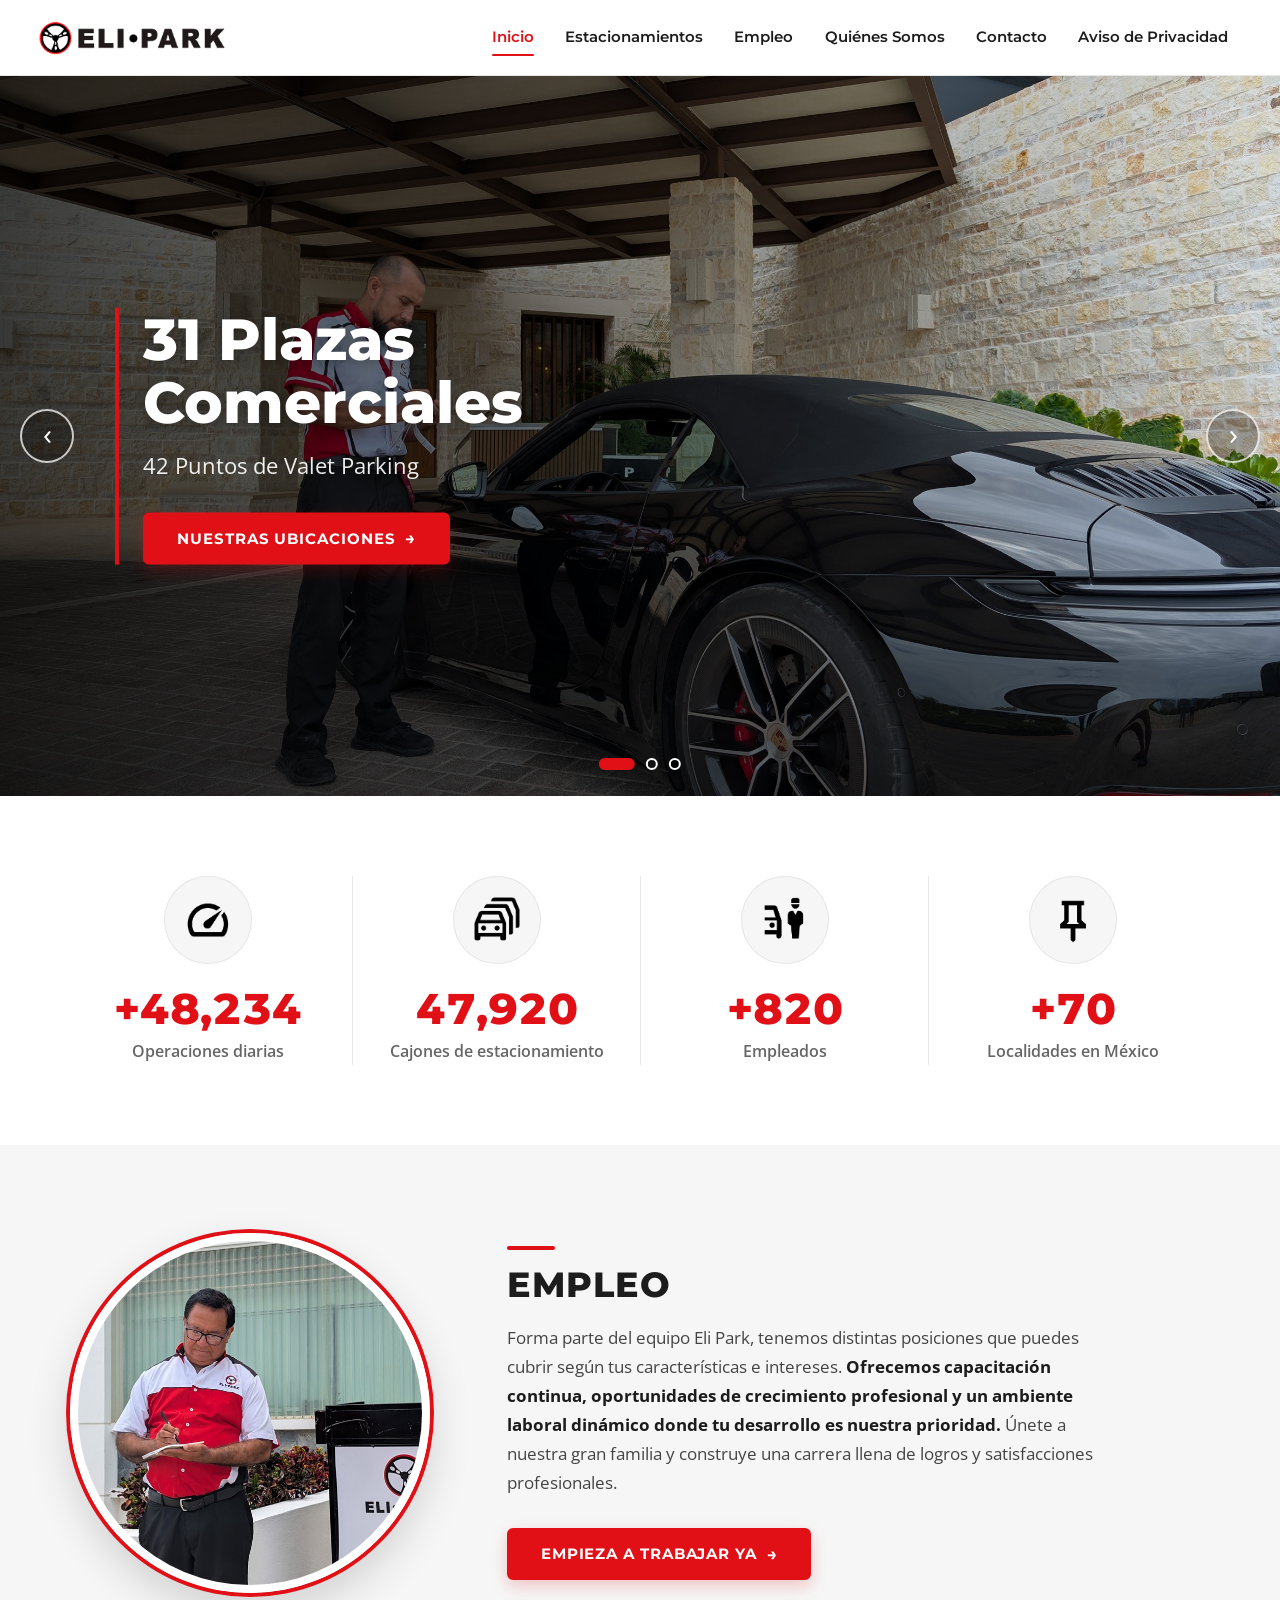
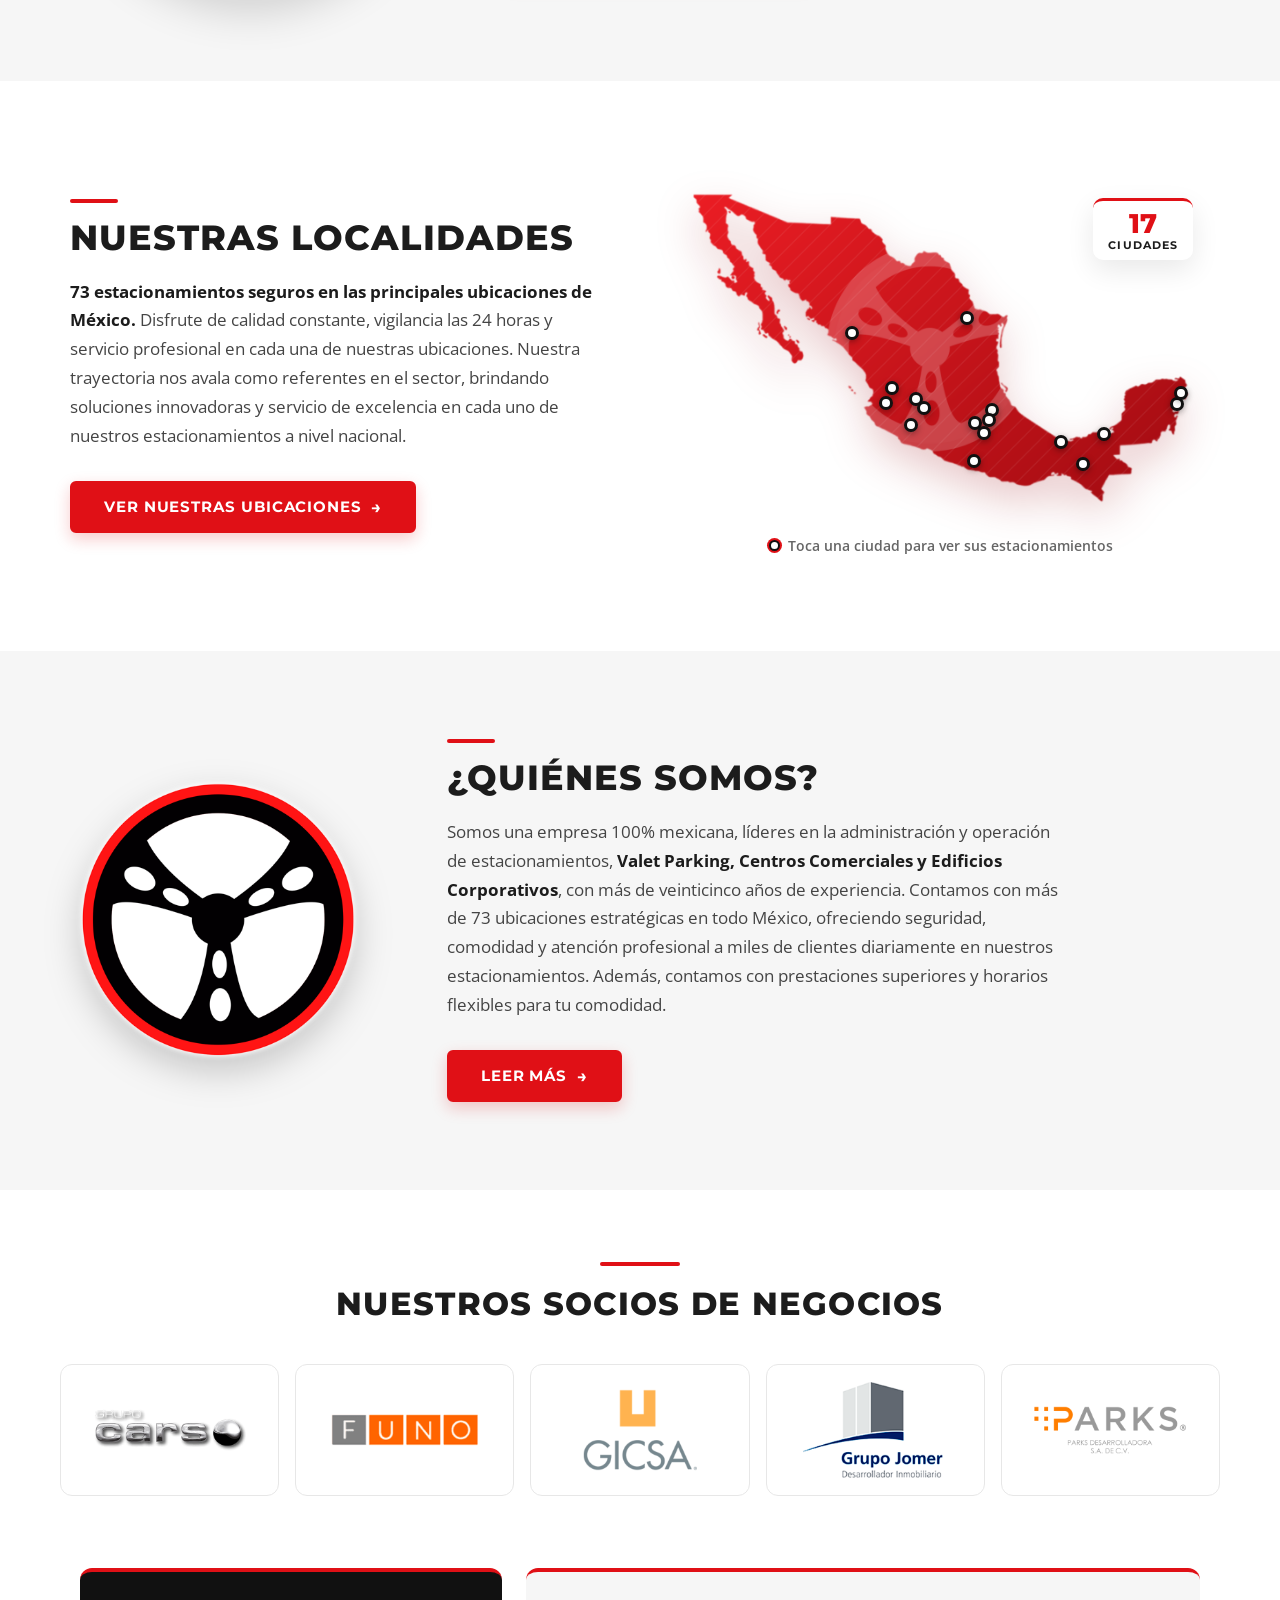
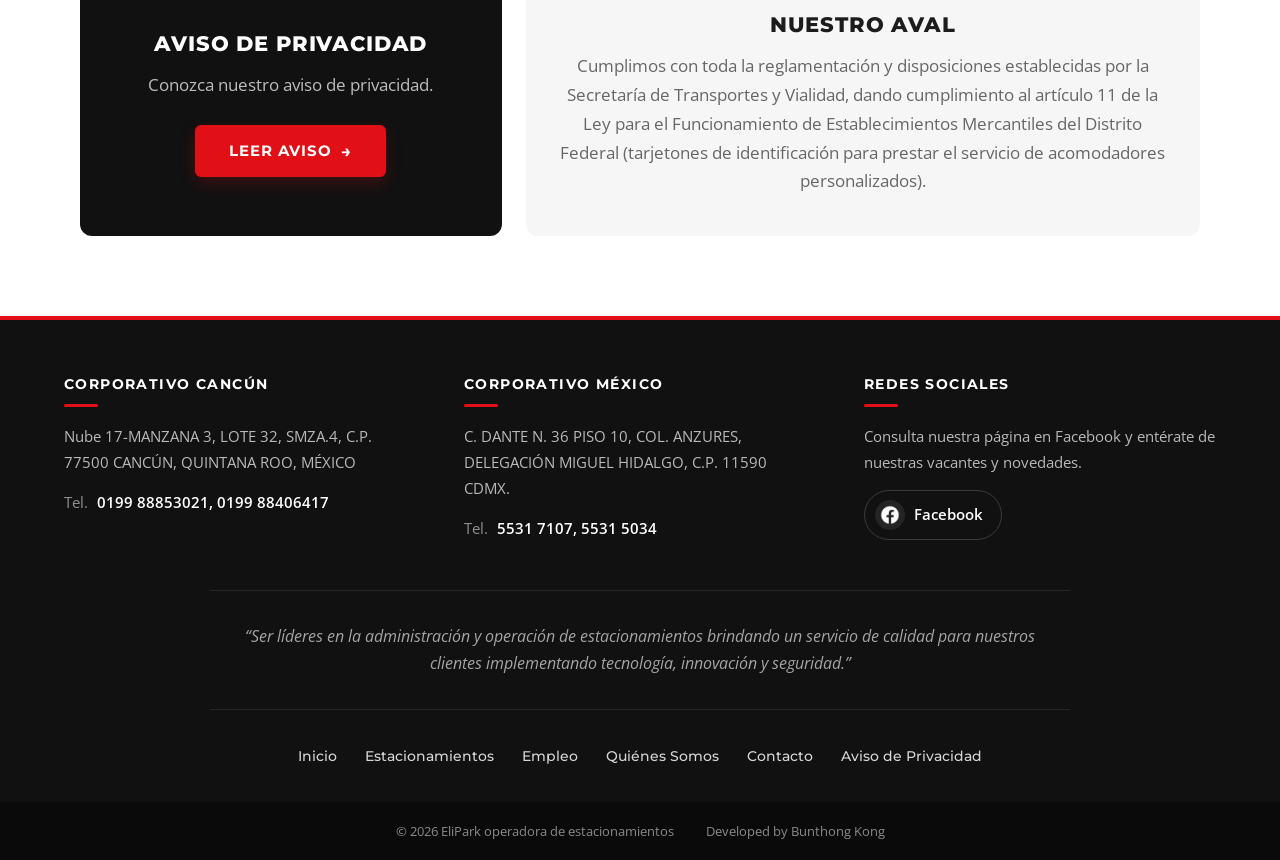
<file: HTML/main.html>
<!DOCTYPE html>
<html lang="es">
  <head>
    <meta charset="UTF-8" />
    <meta name="viewport" content="width=device-width, initial-scale=1.0" />
    <meta
      name="description"
      content="Eli Park: más de 25 años administrando y operando estacionamientos y valet parking en México."
    />
    <title>Eli Park | Operadora de Estacionamientos</title>
    <link rel="icon" type="image/png" href="../Assets/logo_noText.png" />
    <meta name="theme-color" content="#e01016" />
    <meta property="og:type" content="website" />
    <meta property="og:site_name" content="Eli Park" />
    <meta property="og:locale" content="es_MX" />
    <meta property="og:title" content="Eli Park | Operadora de Estacionamientos" />
    <meta property="og:description" content="Eli Park: más de 25 años administrando y operando estacionamientos y valet parking en México." />
    <link rel="apple-touch-icon" href="../Assets/logo_noText.png" />

    <link rel="preconnect" href="https://fonts.googleapis.com" />
    <link rel="preconnect" href="https://fonts.gstatic.com" crossorigin />
    <link
      href="https://fonts.googleapis.com/css2?family=Montserrat:wght@500;600;700;800&family=Open+Sans:wght@400;600;700&display=swap"
      rel="stylesheet"
    />
    <link
      href="https://cdn.jsdelivr.net/npm/bootstrap@5.3.0/dist/css/bootstrap.min.css"
      rel="stylesheet"
    />

    <link rel="stylesheet" href="../Utilities/theme.css" />
    <link rel="stylesheet" href="../Utilities/navBar.css" />
    <link rel="stylesheet" href="../Utilities/footer.css" />
    <link rel="stylesheet" href="../Utilities/loadingScreen.css" />
    <link rel="stylesheet" href="../Utilities/redDividerLine.css" />
    <link rel="stylesheet" href="../Utilities/slideshow.css" />
    <link rel="stylesheet" href="../Styling/main.css" />
  </head>
  <body>
    <div id="loader-container">
      <div id="loadingScreen" role="status" aria-label="Cargando">
        <img src="../Assets/ELI-PARK-LOGO-LARGE.png" alt="" />
        <div class="loader-bar"></div>
      </div>
    </div>

    <div id="navbar-container"></div>

    <h1 class="visually-hidden">
      Eli Park, operadora de estacionamientos y valet parking en México
    </h1>

    <!-- ========== SLIDESHOW ========== -->
    <section
      class="photoSlider-container"
      data-interval="6000"
      aria-label="Eli Park en imágenes"
    >
      <div class="photoSlider-children active" id="photoSlider-location">
        <img
          src="../Assets/img_cancun/1.jpg"
          fetchpriority="high"
          alt="Acomodador de Eli Park junto a un auto deportivo"
          style="object-position: 30% 50%"
        />
        <div class="infoDiv-slider" id="infoDiv-slider-locations">
          <h2>31 Plazas Comerciales</h2>
          <p>42 Puntos de Valet Parking</p>
          <a
            class="ep-btn btn-infoDiv-slider"
            id="btn-infoDiv-slider-locations"
            href="estacionamientos.html"
            >Nuestras Ubicaciones</a
          >
        </div>
      </div>

      <div class="photoSlider-children" id="photoSlider-experience">
        <img
          src="../Assets/img_cancun/22.jpg"
          alt="Equipo de valet parking de Eli Park"
          style="object-position: 50% 40%"
        />
        <div class="infoDiv-slider" id="infoDiv-slider-experience">
          <h2>25 años de experiencia</h2>
          <p>En operación de estacionamientos</p>
          <a
            class="ep-btn btn-infoDiv-slider"
            id="btn-infoDiv-slider-experience"
            href="quienesSomos.html"
            >Leer más</a
          >
        </div>
      </div>

      <div class="photoSlider-children" id="photoSlider-employment">
        <img
          src="../Assets/img_cancun/15.jpg"
          alt="Acomodador de Eli Park mostrando las llaves de un auto"
          style="object-position: 45% 40%"
        />
        <div class="infoDiv-slider" id="infoDiv-slider-employment">
          <h2>Más de 850 empleados</h2>
          <p>Respaldan nuestras operaciones</p>
          <a
            class="ep-btn btn-infoDiv-slider"
            id="btn-infoDiv-slider-employment"
            href="empleo.html"
            >Bolsa de Trabajo</a
          >
        </div>
      </div>
    </section>

    <!-- ========== NUMBERS ========== -->
    <section class="mainPageInfo-container" aria-label="Eli Park en números">
      <div
        class="mainPageInfo-item-container reveal"
        id="mainPageInfo-item-container-operations"
      >
        <div class="icon-circle">
          <img
            src="../Assets/icons/speedometer.png"
            alt=""
            class="icon-item-container"
            loading="lazy"
          />
        </div>
        <h3 data-count="50000" data-prefix="+">+50,000</h3>
        <p>Operaciones diarias</p>
      </div>

      <div
        class="mainPageInfo-item-container reveal"
        id="mainPageInfo-item-container-parkingSpace"
        data-reveal-delay="100"
      >
        <div class="icon-circle">
          <img
            src="../Assets/icons/multipleCar.png"
            alt=""
            class="icon-item-container"
            loading="lazy"
          />
        </div>
        <h3 data-count="49675">49,675</h3>
        <p>Cajones de estacionamiento</p>
      </div>

      <div
        class="mainPageInfo-item-container reveal"
        id="mainPageInfo-item-container-employee"
        data-reveal-delay="200"
      >
        <div class="icon-circle">
          <img
            src="../Assets/icons/valetParking.png"
            alt=""
            class="icon-item-container"
            loading="lazy"
          />
        </div>
        <h3 data-count="850" data-prefix="+">+850</h3>
        <p>Empleados</p>
      </div>

      <div
        class="mainPageInfo-item-container reveal"
        id="mainPageInfo-item-container-locations"
        data-reveal-delay="300"
      >
        <div class="icon-circle">
          <img
            src="../Assets/icons/locationMainPage.png"
            alt=""
            class="icon-item-container"
            loading="lazy"
          />
        </div>
        <h3 data-count="73" data-prefix="+">+73</h3>
        <p>Localidades en México</p>
      </div>
    </section>

    <!-- ========== MORE INFO (Empleo / Localidades / Quiénes somos) ========== -->
    <div class="mainPage-moreInfo-container">
      <section class="mainPage-moreInfo-items">
        <img
          src="../Assets/img_cancun/thumbs/10.jpg"
          loading="lazy"
          decoding="async"
          alt="Acomodador de Eli Park en su puesto de valet parking"
          style="object-position: 35% 50%"
          class="mainPage-moreInfo-items-roundImage reveal"
        />
        <div class="mainPage-moreInfo-items-insideContainer reveal">
          <h3>EMPLEO</h3>
          <p>
            Forma parte del equipo Eli Park, tenemos distintas posiciones que
            puedes cubrir según tus características e intereses.
            <b
              >Ofrecemos capacitación continua, oportunidades de crecimiento
              profesional y un ambiente laboral dinámico donde tu desarrollo es
              nuestra prioridad.</b
            >
            Únete a nuestra gran familia y construye una carrera llena de logros
            y satisfacciones profesionales.
          </p>
          <a
            class="ep-btn mainPage-moreInfo-items-button"
            id="btnEmpiezaATrabajarYa"
            href="empleo.html"
            >Empieza a trabajar ya</a
          >
        </div>
      </section>

      <section class="mainPage-moreInfo-items" id="mainPage-moreInfo-location">
        <!-- Red map of Mexico with the Eli Park wheel, and a pin per city.
             Each pin opens that city on the Estacionamientos page. -->
        <div class="mx-map reveal" id="mainPage-moreInfo-items-mexicoMap" data-tilt>
          <div class="mx-map-badge" aria-hidden="true">
            <strong>17</strong>
            <span>ciudades</span>
          </div>
          <img
            src="../Assets/mexico-map-elipark.png"
            alt="Mapa de México con las ciudades donde opera Eli Park"
            class="mx-map-img"
            width="1224"
            height="816"
            loading="lazy"
            decoding="async"
          />
          <a class="mx-pin" href="estacionamientos.html#culiacan" style="--x: 33.4%; --y: 45.7%; --i: 0"><span class="mx-pin-label">Culiacán</span></a>
          <a class="mx-pin" href="estacionamientos.html#monterrey" style="--x: 54.8%; --y: 41.6%; --i: 1"><span class="mx-pin-label">Monterrey</span></a>
          <a class="mx-pin" href="estacionamientos.html#tepic" style="--x: 41%; --y: 61.1%; --i: 2"><span class="mx-pin-label">Tepic</span></a>
          <a class="mx-pin" href="estacionamientos.html#puerto-vallarta" style="--x: 39.9%; --y: 65.4%; --i: 3"><span class="mx-pin-label">Puerto Vallarta</span></a>
          <a class="mx-pin" href="estacionamientos.html#guadalajara" style="--x: 45.4%; --y: 64.2%; --i: 4"><span class="mx-pin-label">Guadalajara</span></a>
          <a class="mx-pin" href="estacionamientos.html#tlaquepaque" style="--x: 46.8%; --y: 66.6%; --i: 5"><span class="mx-pin-label">Tlaquepaque</span></a>
          <a class="mx-pin" href="estacionamientos.html#colima" style="--x: 44.5%; --y: 71.4%; --i: 6"><span class="mx-pin-label">Colima</span></a>
          <a class="mx-pin" href="estacionamientos.html#pachuca" style="--x: 59.6%; --y: 67.2%; --i: 7"><span class="mx-pin-label">Pachuca</span></a>
          <a class="mx-pin" href="estacionamientos.html#toluca" style="--x: 56.3%; --y: 70.8%; --i: 8"><span class="mx-pin-label">Toluca</span></a>
          <a class="mx-pin" href="estacionamientos.html#mexico" style="--x: 58.9%; --y: 70.1%; --i: 9"><span class="mx-pin-label">Ciudad de México</span></a>
          <a class="mx-pin" href="estacionamientos.html#cuernavaca" style="--x: 58.1%; --y: 73.6%; --i: 10"><span class="mx-pin-label">Cuernavaca</span></a>
          <a class="mx-pin" href="estacionamientos.html#acapulco" style="--x: 56.2%; --y: 81.6%; --i: 11"><span class="mx-pin-label">Acapulco</span></a>
          <a class="mx-pin" href="estacionamientos.html#coatzacoalcos" style="--x: 72.4%; --y: 76.3%; --i: 12"><span class="mx-pin-label">Coatzacoalcos</span></a>
          <a class="mx-pin" href="estacionamientos.html#tuxtla-gutierrez" style="--x: 76.4%; --y: 82.4%; --i: 13"><span class="mx-pin-label">Tuxtla Gutiérrez</span></a>
          <a class="mx-pin" href="estacionamientos.html#ciudad-del-carmen" style="--x: 80.3%; --y: 74%; --i: 14"><span class="mx-pin-label">Ciudad del Carmen</span></a>
          <a class="mx-pin" href="estacionamientos.html#playa-del-carmen" style="--x: 93.9%; --y: 65.6%; --i: 15"><span class="mx-pin-label">Playa del Carmen</span></a>
          <a class="mx-pin" href="estacionamientos.html#cancun" style="--x: 94.6%; --y: 62.4%; --i: 16"><span class="mx-pin-label">Cancún</span></a>

          <div class="mx-map-legend">
            <span class="mx-legend-dot" aria-hidden="true"></span>
            Toca una ciudad para ver sus estacionamientos
          </div>
        </div>
        <div
          class="mainPage-moreInfo-items-insideContainer reveal"
          id="mainPage-moreInfo-items-insideContainer-location"
        >
          <h3>NUESTRAS LOCALIDADES</h3>
          <p>
            <b
              >73 estacionamientos seguros en las principales ubicaciones de
              México.</b
            >
            Disfrute de calidad constante, vigilancia las 24 horas y servicio
            profesional en cada una de nuestras ubicaciones. Nuestra trayectoria
            nos avala como referentes en el sector, brindando soluciones
            innovadoras y servicio de excelencia en cada uno de nuestros
            estacionamientos a nivel nacional.
          </p>
          <a
            class="ep-btn mainPage-moreInfo-items-button"
            id="btnVerNuestrasUbicaciones"
            href="estacionamientos.html"
            >Ver nuestras ubicaciones</a
          >
        </div>
      </section>

      <section class="mainPage-moreInfo-items" id="mainPage-moreInfo-whoWeAre">
        <img
          src="../Assets/logo_noText.png"
          loading="lazy"
          decoding="async"
          alt="Logotipo de Eli Park"
          id="mainPage-moreInfo-items-eliParkLogo"
          class="reveal"
        />
        <div class="mainPage-moreInfo-items-insideContainer reveal">
          <h3>¿QUIÉNES SOMOS?</h3>
          <p>
            Somos una empresa 100% mexicana, líderes en la administración y
            operación de estacionamientos,
            <b>Valet Parking, Centros Comerciales y Edificios Corporativos</b>,
            con más de veinticinco años de experiencia. Contamos con más de 73
            ubicaciones estratégicas en todo México, ofreciendo seguridad,
            comodidad y atención profesional a miles de clientes diariamente en
            nuestros estacionamientos. Además, contamos con prestaciones
            superiores y horarios flexibles para tu comodidad.
          </p>
          <a
            class="ep-btn mainPage-moreInfo-items-button"
            id="btnQuienesSomos"
            href="quienesSomos.html"
            >Leer más</a
          >
        </div>
      </section>
    </div>

    <!-- ========== BUSINESS PARTNERS ========== -->
    <section class="partners-section">
      <div class="redDividerLine-container"></div>
      <h2 id="lblBusinessPartner" class="ep-section-title">
        Nuestros socios de negocios
      </h2>

      <div class="businessPartnerContainer">
        <div class="partner-logo reveal" data-reveal-delay="0">
          <img
            loading="lazy"
            decoding="async"
            src="../Assets/businessPartnerLogos/CARSO-LOGO-OK-500x300_c.png"
            alt="Grupo Carso"
            id="img-Carso"
          />
        </div>
        <div class="partner-logo reveal" data-reveal-delay="90">
          <img
            loading="lazy"
            decoding="async"
            src="../Assets/businessPartnerLogos/FIBRA-UNO-LOGO-OK-500x300_c.png"
            alt="Fibra Uno"
            id="img-Fibra"
          />
        </div>
        <div class="partner-logo reveal" data-reveal-delay="180">
          <img
            loading="lazy"
            decoding="async"
            src="../Assets/businessPartnerLogos/GICSA-LOGO-OK-500x300_c.png"
            alt="GICSA"
            id="img-Gicsa"
          />
        </div>
        <div class="partner-logo reveal" data-reveal-delay="270">
          <img
            loading="lazy"
            decoding="async"
            src="../Assets/businessPartnerLogos/JOMER-LOGO-OK-500x300_c.png"
            alt="Jomer"
            id="img-Jomer"
          />
        </div>
        <div class="partner-logo reveal" data-reveal-delay="360">
          <img
            loading="lazy"
            decoding="async"
            src="../Assets/businessPartnerLogos/PARKS-LOGO_OK-500x300_c.png"
            alt="Parks"
            id="img-Parks"
          />
        </div>
      </div>
    </section>

    <!-- ========== PRIVACY / AVAL ========== -->
    <section class="privacyContainer">
      <div class="AvisoDePrivacidad privacy-card reveal">
        <h3>AVISO DE PRIVACIDAD</h3>
        <p>Conozca nuestro aviso de privacidad.</p>
        <a class="ep-btn" id="btnLeerAviso" href="avisoDePrivacidad.html"
          >Leer aviso</a
        >
      </div>
      <div class="NuestroAval privacy-card reveal" data-reveal-delay="120">
        <h3>NUESTRO AVAL</h3>
        <p>
          Cumplimos con toda la reglamentación y disposiciones establecidas por
          la Secretaría de Transportes y Vialidad, dando cumplimiento al
          artículo 11 de la Ley para el Funcionamiento de Establecimientos
          Mercantiles del Distrito Federal (tarjetones de identificación para
          prestar el servicio de acomodadores personalizados).
        </p>
      </div>
    </section>

    <div id="main-footer-container"></div>

    <script src="../Utilities/navBar.js"></script>
    <script src="../Utilities/footer.js"></script>
    <script src="../Utilities/loadingScreen.js"></script>
    <script src="../Utilities/redDividerLine.js"></script>
    <script src="../Utilities/slideshow.js"></script>
    <script src="../Utilities/pageEffects.js"></script>
  </body>
</html>
</file>
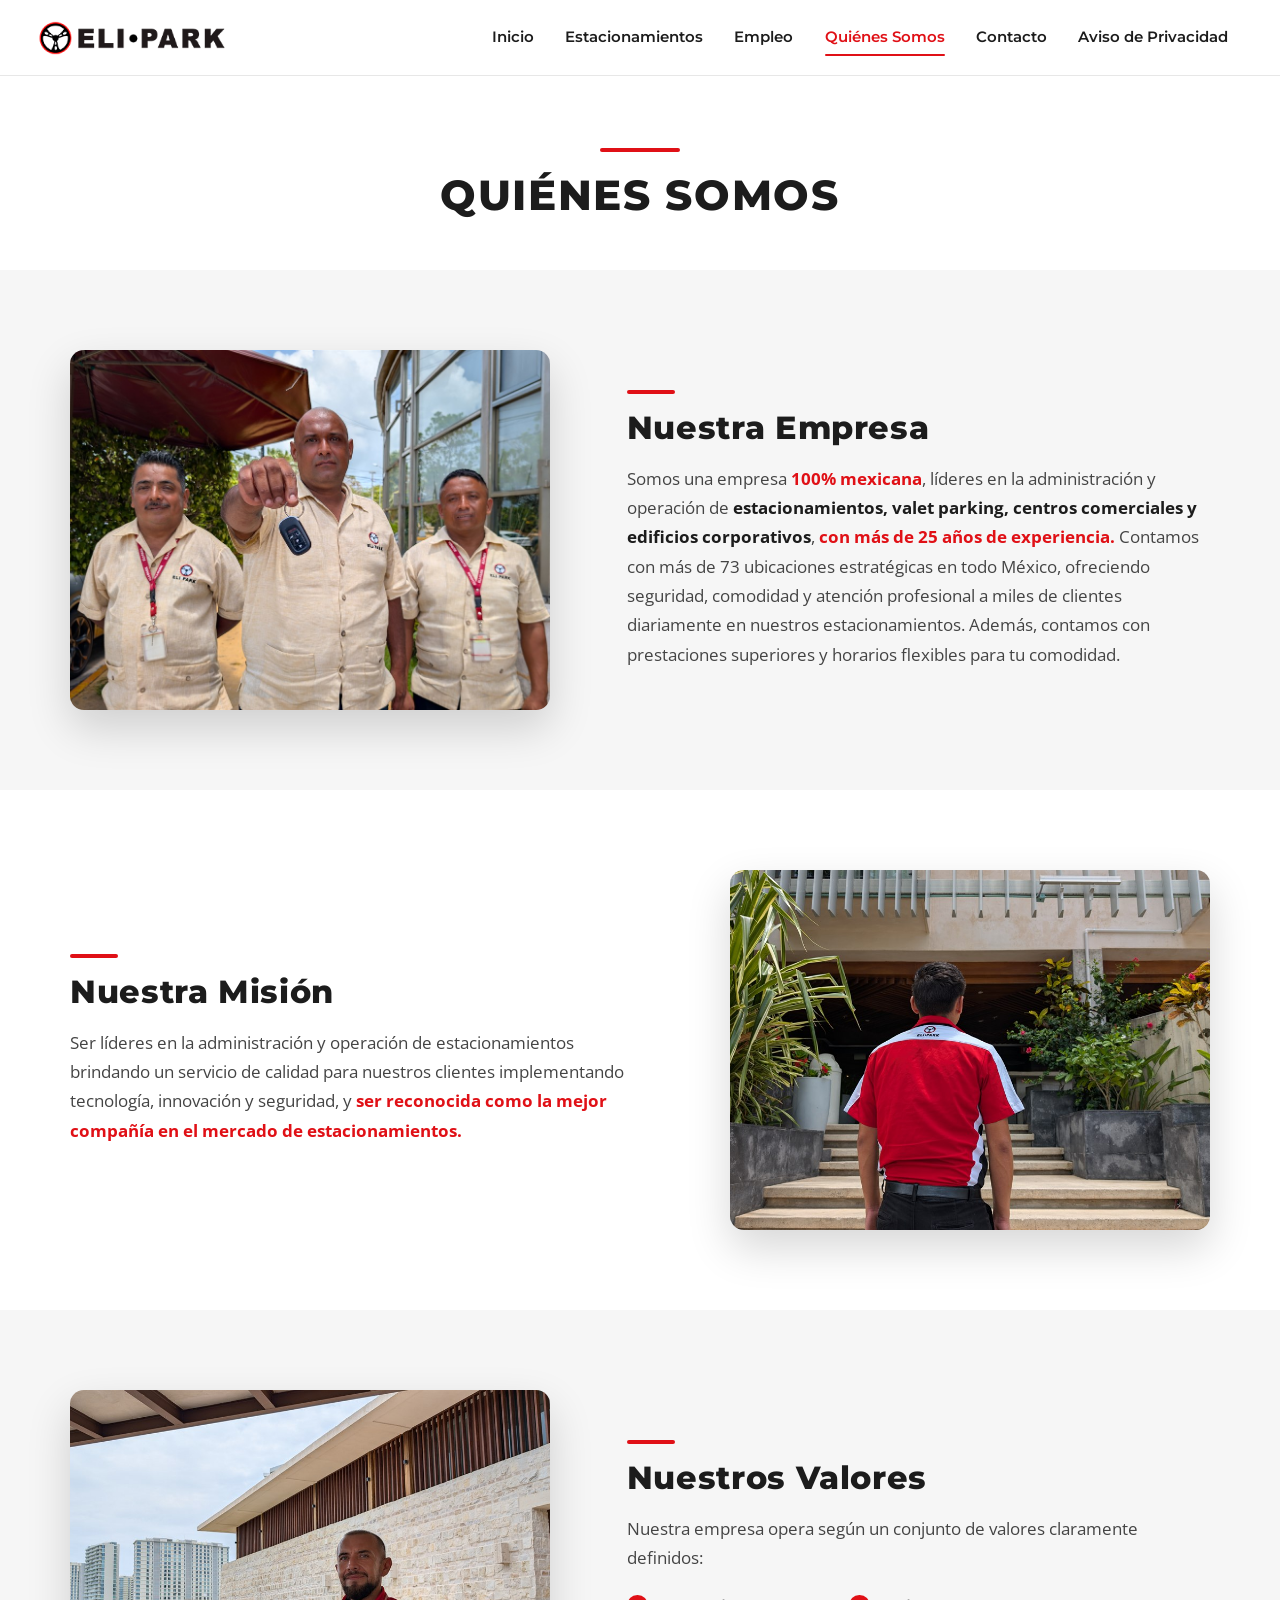
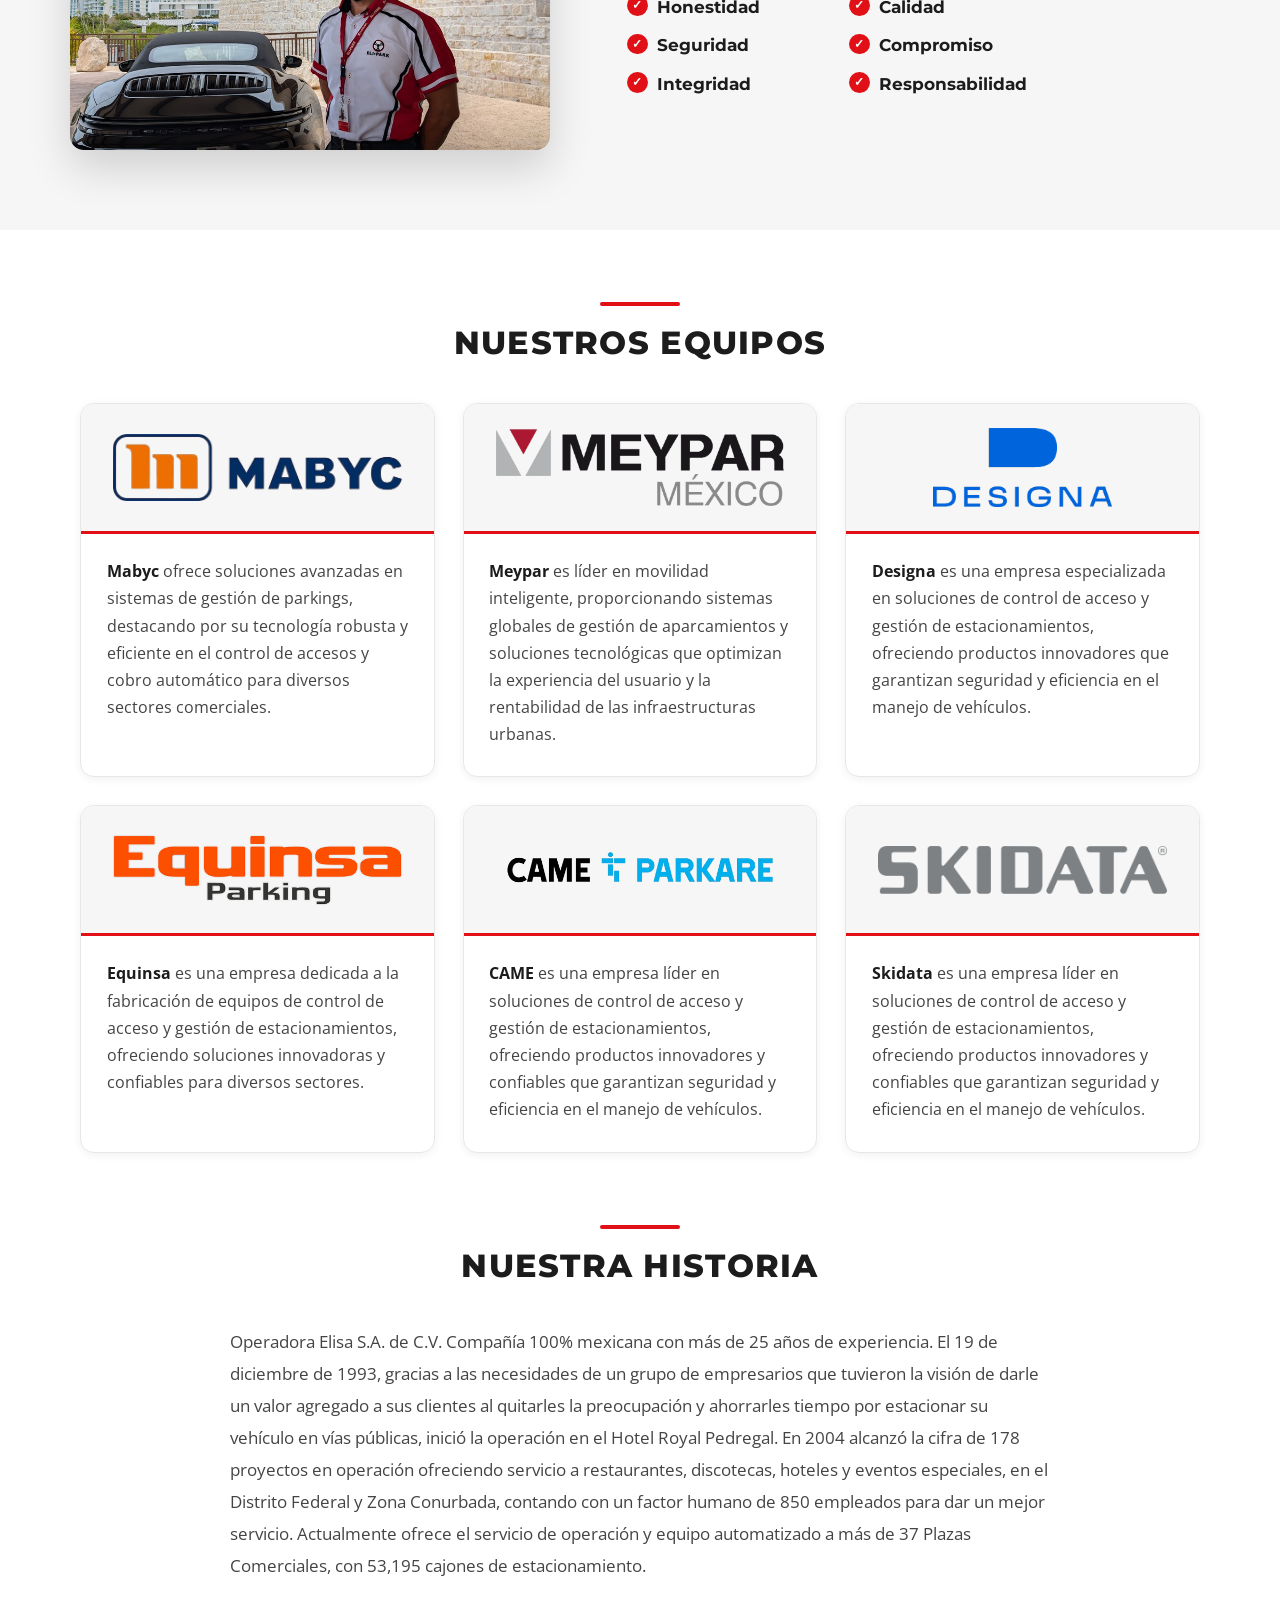
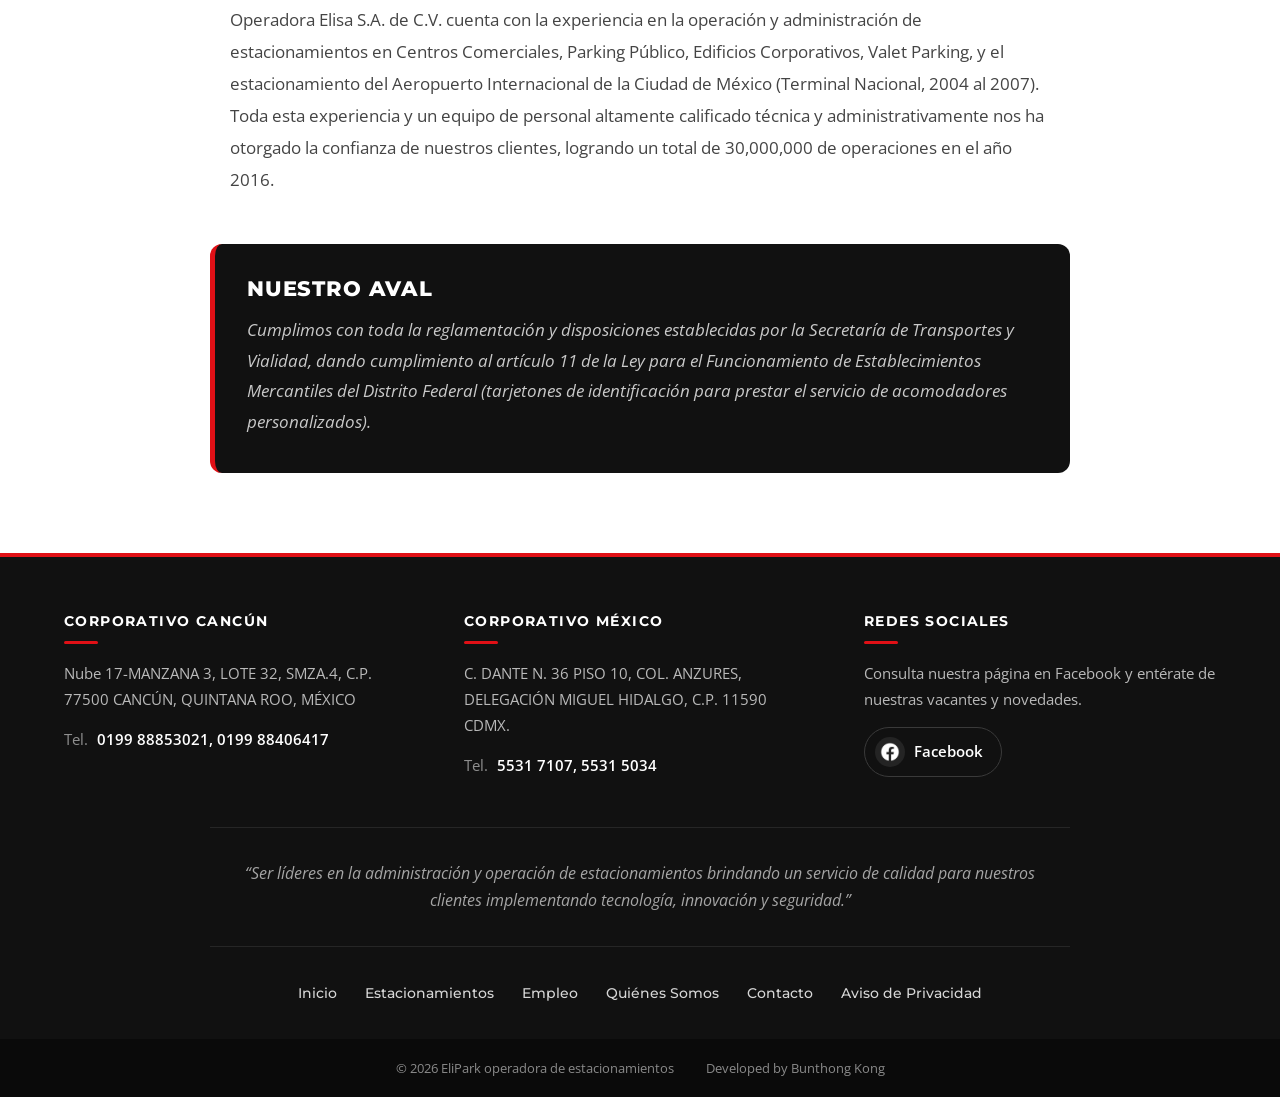
<file: HTML/quienesSomos.html>
<!DOCTYPE html>
<html lang="es">
  <head>
    <meta charset="UTF-8" />
    <meta name="viewport" content="width=device-width, initial-scale=1.0" />
    <meta
      name="description"
      content="Conoce a Eli Park: empresa 100% mexicana con más de 25 años en la administración y operación de estacionamientos."
    />
    <title>Quiénes Somos | Eli Park</title>
    <link rel="icon" type="image/png" href="../Assets/logo_noText.png" />
    <meta name="theme-color" content="#e01016" />
    <meta property="og:type" content="website" />
    <meta property="og:site_name" content="Eli Park" />
    <meta property="og:locale" content="es_MX" />
    <meta property="og:title" content="Quiénes Somos | Eli Park" />
    <meta property="og:description" content="Conoce a Eli Park: empresa 100% mexicana con más de 25 años en la administración y operación de estacionamientos." />
    <link rel="apple-touch-icon" href="../Assets/logo_noText.png" />

    <link rel="preconnect" href="https://fonts.googleapis.com" />
    <link rel="preconnect" href="https://fonts.gstatic.com" crossorigin />
    <link
      href="https://fonts.googleapis.com/css2?family=Montserrat:wght@500;600;700;800&family=Open+Sans:wght@400;600;700&display=swap"
      rel="stylesheet"
    />
    <link
      href="https://cdn.jsdelivr.net/npm/bootstrap@5.3.0/dist/css/bootstrap.min.css"
      rel="stylesheet"
    />

    <link rel="stylesheet" href="../Utilities/theme.css" />
    <link rel="stylesheet" href="../Utilities/navBar.css" />
    <link rel="stylesheet" href="../Utilities/redDividerLine.css" />
    <link rel="stylesheet" href="../Utilities/loadingScreen.css" />
    <link rel="stylesheet" href="../Utilities/footer.css" />
    <link rel="stylesheet" href="../Styling/quinesSomos.css" />
  </head>
  <body>
    <div id="loader-container">
      <div id="loadingScreen" role="status" aria-label="Cargando">
        <img src="../Assets/ELI-PARK-LOGO-LARGE.png" alt="" />
        <div class="loader-bar"></div>
      </div>
    </div>

    <div id="navbar-container"></div>
    <div class="redDividerLine-container"></div>

    <h1 id="lblQuienesSomos" class="ep-page-title">Quiénes Somos</h1>

    <!-- ========== Intro / Misión / Valores ========== -->
    <div class="quienesSomos-moreInfo-container">
      <section class="quienesSomos-moreInfo-items">
        <img
          src="../Assets/img_cancun/thumbs/19.jpg"
          alt="Equipo de valet parking de Eli Park en Cancún"
          class="quienesSomos-moreInfo-items-image reveal"
          loading="lazy"
          decoding="async"
        />
        <div
          class="quienesSomos-moreInfo-items-insideContainer reveal"
          id="main-p-quienesSomos"
        >
          <h3>Nuestra Empresa</h3>
          <p>
            Somos una empresa <b class="text-red">100% mexicana</b>, líderes en
            la administración y operación de
            <b
              >estacionamientos, valet parking, centros comerciales y edificios
              corporativos</b
            >,
            <b class="text-red">con más de 25 años de experiencia.</b>
            Contamos con más de 73 ubicaciones estratégicas en todo México,
            ofreciendo seguridad, comodidad y atención profesional a miles de
            clientes diariamente en nuestros estacionamientos. Además, contamos
            con prestaciones superiores y horarios flexibles para tu comodidad.
          </p>
        </div>
      </section>

      <section
        class="quienesSomos-moreInfo-items"
        id="quienesSomos-moreInfo-mission"
      >
        <img
          src="../Assets/img_cancun/thumbs/11.jpg"
          alt="Acomodador de Eli Park en la entrada de una plaza"
          class="quienesSomos-moreInfo-items-image reveal"
          loading="lazy"
          decoding="async"
        />
        <div
          class="quienesSomos-moreInfo-items-insideContainer reveal"
          id="quienesSomos-moreInfo-items-insideContainer-mission"
        >
          <h3>Nuestra Misión</h3>
          <p>
            Ser líderes en la administración y operación de estacionamientos
            brindando un servicio de calidad para nuestros clientes
            implementando tecnología, innovación y seguridad, y
            <b class="text-red"
              >ser reconocida como la mejor compañía en el mercado de
              estacionamientos.</b
            >
          </p>
        </div>
      </section>

      <section
        class="quienesSomos-moreInfo-items"
        id="quienesSomos-moreInfo-valores"
      >
        <img
          src="../Assets/img_cancun/thumbs/3.jpg"
          alt="Acomodador de Eli Park junto a un auto"
          style="object-position: 62% 50%"
          class="quienesSomos-moreInfo-items-image reveal"
          loading="lazy"
          decoding="async"
        />
        <div
          class="quienesSomos-moreInfo-items-insideContainer reveal"
          id="quienesSomos-moreInfo-items-insideContainer-valores"
        >
          <h3>Nuestros Valores</h3>
          <p>
            Nuestra empresa opera según un conjunto de valores claramente
            definidos:
          </p>
          <ul class="values-list">
            <li>Honestidad</li>
            <li>Calidad</li>
            <li>Seguridad</li>
            <li>Compromiso</li>
            <li>Integridad</li>
            <li>Responsabilidad</li>
          </ul>
        </div>
      </section>
    </div>

    <!-- ========== Equipos ========== -->
    <div class="redDividerLine-container"></div>
    <h2 id="lblOurEquipments" class="ep-section-title">Nuestros Equipos</h2>

    <div class="equipment-grid">
      <div class="equipment-info-container reveal" id="mabyc-container">
        <div class="equipment-logo">
          <img
            src="../Assets/equipmentLogos/mabyc.png"
            alt="Mabyc"
            class="equipment-image"
            loading="lazy"
            decoding="async"
          />
        </div>
        <div class="equipment-info-container-insideContainer">
          <p>
            <b>Mabyc</b> ofrece soluciones avanzadas en sistemas de gestión de
            parkings, destacando por su tecnología robusta y eficiente en el
            control de accesos y cobro automático para diversos sectores
            comerciales.
          </p>
        </div>
      </div>

      <div
        class="equipment-info-container reveal"
        id="meypar-container"
        data-reveal-delay="100"
      >
        <div class="equipment-logo">
          <img
            src="../Assets/equipmentLogos/meypar.png"
            alt="Meypar"
            class="equipment-image"
            loading="lazy"
            decoding="async"
          />
        </div>
        <div class="equipment-info-container-insideContainer">
          <p>
            <b>Meypar</b> es líder en movilidad inteligente, proporcionando
            sistemas globales de gestión de aparcamientos y soluciones
            tecnológicas que optimizan la experiencia del usuario y la
            rentabilidad de las infraestructuras urbanas.
          </p>
        </div>
      </div>

      <div
        class="equipment-info-container reveal"
        id="designa-container"
        data-reveal-delay="200"
      >
        <div class="equipment-logo">
          <img
            src="../Assets/equipmentLogos/designa.png"
            alt="Designa"
            class="equipment-image"
            loading="lazy"
            decoding="async"
          />
        </div>
        <div class="equipment-info-container-insideContainer">
          <p>
            <b>Designa</b> es una empresa especializada en soluciones de control
            de acceso y gestión de estacionamientos, ofreciendo productos
            innovadores que garantizan seguridad y eficiencia en el manejo de
            vehículos.
          </p>
        </div>
      </div>

      <div class="equipment-info-container reveal" id="equinsa-container">
        <div class="equipment-logo">
          <img
            src="../Assets/equipmentLogos/equinsa.png"
            alt="Equinsa"
            class="equipment-image"
            loading="lazy"
            decoding="async"
          />
        </div>
        <div class="equipment-info-container-insideContainer">
          <p>
            <b>Equinsa</b> es una empresa dedicada a la fabricación de equipos
            de control de acceso y gestión de estacionamientos, ofreciendo
            soluciones innovadoras y confiables para diversos sectores.
          </p>
        </div>
      </div>

      <div
        class="equipment-info-container reveal"
        id="came-container"
        data-reveal-delay="100"
      >
        <div class="equipment-logo">
          <img
            src="../Assets/equipmentLogos/came.png"
            alt="CAME"
            class="equipment-image"
            loading="lazy"
            decoding="async"
          />
        </div>
        <div class="equipment-info-container-insideContainer">
          <p>
            <b>CAME</b> es una empresa líder en soluciones de control de acceso
            y gestión de estacionamientos, ofreciendo productos innovadores y
            confiables que garantizan seguridad y eficiencia en el manejo de
            vehículos.
          </p>
        </div>
      </div>

      <div
        class="equipment-info-container reveal"
        id="skidata-container"
        data-reveal-delay="200"
      >
        <div class="equipment-logo">
          <img
            src="../Assets/equipmentLogos/skidata.png"
            alt="Skidata"
            class="equipment-image"
            loading="lazy"
            decoding="async"
          />
        </div>
        <div class="equipment-info-container-insideContainer">
          <p>
            <b>Skidata</b> es una empresa líder en soluciones de control de
            acceso y gestión de estacionamientos, ofreciendo productos
            innovadores y confiables que garantizan seguridad y eficiencia en el
            manejo de vehículos.
          </p>
        </div>
      </div>
    </div>

    <!-- ========== Historia ========== -->
    <div class="redDividerLine-container"></div>
    <h2 class="ep-section-title">Nuestra Historia</h2>

    <div class="history-block reveal">
      <p id="p-paragraph1" class="quienesSomos-paragraph">
        Operadora Elisa S.A. de C.V. Compañía 100% mexicana con más de 25 años
        de experiencia. El 19 de diciembre de 1993, gracias a las necesidades de
        un grupo de empresarios que tuvieron la visión de darle un valor
        agregado a sus clientes al quitarles la preocupación y ahorrarles tiempo
        por estacionar su vehículo en vías públicas, inició la operación en el
        Hotel Royal Pedregal. En 2004 alcanzó la cifra de 178 proyectos en
        operación ofreciendo servicio a restaurantes, discotecas, hoteles y
        eventos especiales, en el Distrito Federal y Zona Conurbada, contando
        con un factor humano de 850 empleados para dar un mejor servicio.
        Actualmente ofrece el servicio de operación y equipo automatizado a más
        de 37 Plazas Comerciales, con 53,195 cajones de estacionamiento.
      </p>

      <p id="p-paragraph2" class="quienesSomos-paragraph">
        Operadora Elisa S.A. de C.V. cuenta con la experiencia en la operación y
        administración de estacionamientos en Centros Comerciales, Parking
        Público, Edificios Corporativos, Valet Parking, y el estacionamiento del
        Aeropuerto Internacional de la Ciudad de México (Terminal Nacional, 2004
        al 2007). Toda esta experiencia y un equipo de personal altamente
        calificado técnica y administrativamente nos ha otorgado la confianza de
        nuestros clientes, logrando un total de 30,000,000 de operaciones en el
        año 2016.
      </p>
    </div>

    <!-- ========== Aval ========== -->
    <div class="aval-card reveal">
      <h3 id="lblNuestroAval">Nuestro Aval</h3>
      <p id="p-nuestroAval">
        Cumplimos con toda la reglamentación y disposiciones establecidas por la
        Secretaría de Transportes y Vialidad, dando cumplimiento al artículo 11
        de la Ley para el Funcionamiento de Establecimientos Mercantiles del
        Distrito Federal (tarjetones de identificación para prestar el servicio
        de acomodadores personalizados).
      </p>
    </div>

    <div id="main-footer-container"></div>

    <script src="../Utilities/navBar.js"></script>
    <script src="../Utilities/redDividerLine.js"></script>
    <script src="../Utilities/footer.js"></script>
    <script src="../Utilities/loadingScreen.js"></script>
    <script src="../Utilities/pageEffects.js"></script>
  </body>
</html>
</file>
<file: Utilities/theme.css>
/* ==========================================================================
   ELI PARK — SHARED THEME
   Colors, fonts, buttons and small helpers used on every page.
   Change a value here and it updates across the whole site.
   Load this right AFTER Bootstrap and BEFORE the page's own stylesheet.
   ========================================================================== */

:root {
  /* Brand colors (red / black / white) */
  --ep-red: #e01016; /* brand red — a hair deeper than the logo (#ff1414) so white text on it stays easy to read */
  --ep-red-dark: #b50d12; /* hover / pressed */
  --ep-red-soft: #fdeceb; /* very light red tint for backgrounds */
  --ep-black: #111111;
  --ep-ink: #1c1c1c; /* headings */
  --ep-text: #444444; /* body text (darker than "gray" so it's easier to read) */
  --ep-muted: #666666; /* secondary text */
  --ep-line: #e7e7e7; /* thin borders */
  --ep-bg-soft: #f6f6f6; /* light gray section background */
  --ep-white: #ffffff;

  /* Shape & depth */
  --ep-radius: 12px;
  --ep-shadow-sm: 0 2px 10px rgba(0, 0, 0, 0.06);
  --ep-shadow: 0 10px 28px rgba(0, 0, 0, 0.09);
  --ep-shadow-lg: 0 18px 44px rgba(0, 0, 0, 0.16);

  /* Fonts */
  --ep-font-head: "Montserrat", "Segoe UI", Arial, sans-serif;
  --ep-font-body: "Open Sans", "Segoe UI", Arial, sans-serif;
}

/* ---------- Base ---------- */
html {
  scroll-behavior: smooth;
  scroll-padding-top: 90px; /* so anchored content isn't hidden behind the sticky menu */
}

body {
  font-family: var(--ep-font-body);
  font-size: 1.0625rem; /* 17px — slightly larger for comfortable reading */
  line-height: 1.7;
  color: var(--ep-text);
  background-color: var(--ep-white);
  -webkit-font-smoothing: antialiased;
  text-rendering: optimizeLegibility;
}

h1,
h2,
h3,
h4,
h5,
h6 {
  font-family: var(--ep-font-head);
  color: var(--ep-ink);
  line-height: 1.25;
}

a {
  color: var(--ep-red);
  text-underline-offset: 3px;
}

a:hover {
  color: var(--ep-red-dark);
}

b,
strong {
  color: var(--ep-ink);
}

img {
  max-width: 100%;
}

/* No grey flash when tapping links and buttons on phones */
a,
button,
label,
[role="button"] {
  -webkit-tap-highlight-color: transparent;
}

::selection {
  background: var(--ep-red);
  color: var(--ep-white);
}

/* Clear keyboard focus ring (helps anyone navigating with the keyboard) */
:focus-visible {
  outline: 3px solid var(--ep-red);
  outline-offset: 3px;
}

/* ---------- Page titles ---------- */
.ep-page-title {
  text-align: center;
  font-weight: 800;
  font-size: clamp(1.9rem, 1.4rem + 2vw, 2.6rem);
  letter-spacing: 0.04em;
  text-transform: uppercase;
  color: var(--ep-ink);
  margin: 0 1rem;
}

.ep-page-lead {
  max-width: 760px;
  margin: 1.25rem auto 0;
  padding: 0 1.25rem;
  text-align: center;
  color: var(--ep-muted);
  font-size: 1.15rem;
}

/* Short intro paragraph right under a section title */
.ep-page-lead.section-lead {
  margin-top: -1.4rem;
  margin-bottom: 2.75rem;
}

.ep-section-title {
  text-align: center;
  font-weight: 800;
  font-size: clamp(1.45rem, 1.1rem + 1.2vw, 2rem);
  letter-spacing: 0.04em;
  text-transform: uppercase;
  margin: 0 1rem 2.5rem;
}

/* ---------- Buttons ---------- */
.ep-btn {
  display: inline-flex;
  align-items: center;
  justify-content: center;
  gap: 0.6rem;
  min-height: 52px;
  padding: 0.9rem 2rem;
  border: 2px solid var(--ep-red);
  border-radius: 6px;
  background-color: var(--ep-red);
  color: var(--ep-white);
  font-family: var(--ep-font-head);
  font-size: 0.95rem;
  font-weight: 700;
  letter-spacing: 0.06em;
  text-transform: uppercase;
  text-decoration: none;
  line-height: 1.2;
  cursor: pointer;
  box-shadow: 0 6px 16px rgba(224, 16, 22, 0.22);
  transition:
    background-color 0.25s ease,
    border-color 0.25s ease,
    color 0.25s ease,
    transform 0.25s ease,
    box-shadow 0.25s ease;
}

.ep-btn::after {
  content: "\2192"; /* → */
  font-size: 1.1em;
  line-height: 1;
  transition: transform 0.25s ease;
}

.ep-btn:hover,
.ep-btn:focus-visible {
  background-color: var(--ep-red-dark);
  border-color: var(--ep-red-dark);
  color: var(--ep-white);
  transform: translateY(-2px);
  box-shadow: 0 10px 22px rgba(224, 16, 22, 0.3);
}

.ep-btn:hover::after {
  transform: translateX(4px);
}

.ep-btn:active {
  transform: translateY(0);
}

.ep-btn:disabled {
  background-color: #bdbdbd;
  border-color: #bdbdbd;
  box-shadow: none;
  transform: none;
  cursor: not-allowed;
}

.ep-btn:disabled::after {
  content: none;
}

/* Version without the → arrow (for buttons that have their own icon) */
.ep-btn--no-arrow::after {
  content: none;
}

/* Outline version (white with red border) */
.ep-btn--outline {
  background-color: transparent;
  color: var(--ep-red);
  box-shadow: none;
}

.ep-btn--outline:hover,
.ep-btn--outline:focus-visible {
  background-color: var(--ep-red);
  border-color: var(--ep-red);
  color: var(--ep-white);
}

/* See-through version for use on top of photos */
.ep-btn--ghost {
  background-color: rgba(0, 0, 0, 0.15);
  border-color: rgba(255, 255, 255, 0.85);
  color: var(--ep-white);
  box-shadow: none;
}

.ep-btn--ghost:hover,
.ep-btn--ghost:focus-visible {
  background-color: var(--ep-white);
  border-color: var(--ep-white);
  color: var(--ep-ink);
}

/* White version for use on red backgrounds */
.ep-btn--white {
  background-color: var(--ep-white);
  border-color: var(--ep-white);
  color: var(--ep-red);
  box-shadow: 0 8px 20px rgba(0, 0, 0, 0.18);
}

.ep-btn--white:hover,
.ep-btn--white:focus-visible {
  background-color: var(--ep-black);
  border-color: var(--ep-black);
  color: var(--ep-white);
}

/* ---------- Scroll "fade-up" effect ----------
   Add class="reveal" to any block to have it gently fade in when it scrolls
   into view. Only active when pageEffects.js runs, so content is never hidden
   if JavaScript fails. */
.ep-js .reveal {
  opacity: 0;
}

/* Uses an animation (not a transition) so it never interferes with a
   card's own hover effects */
.ep-js .reveal.is-visible {
  animation: epReveal 0.8s ease both;
}

@keyframes epReveal {
  from {
    opacity: 0;
    translate: 0 28px;
  }
  to {
    opacity: 1;
    translate: 0 0;
  }
}

/* ---------- Back-to-top button (created by pageEffects.js) ---------- */
.back-to-top {
  position: fixed;
  right: 24px;
  bottom: 24px;
  z-index: 1020;
  width: 50px;
  height: 50px;
  border: none;
  border-radius: 50%;
  background-color: var(--ep-red);
  color: var(--ep-white);
  font-size: 1.4rem;
  line-height: 1;
  display: flex;
  align-items: center;
  justify-content: center;
  cursor: pointer;
  box-shadow: 0 6px 18px rgba(224, 16, 22, 0.35);
  opacity: 0;
  visibility: hidden;
  transform: translateY(12px);
  transition:
    opacity 0.3s ease,
    visibility 0.3s ease,
    transform 0.3s ease,
    background-color 0.25s ease;
}

.back-to-top.visible {
  opacity: 1;
  visibility: visible;
  transform: none;
}

.back-to-top:hover {
  background-color: var(--ep-red-dark);
  transform: translateY(-3px);
}

body.showing-details .back-to-top {
  display: none !important;
}

@media (max-width: 768px) {
  .back-to-top {
    right: 16px;
    bottom: 16px;
    width: 46px;
    height: 46px;
  }
}

/* ---------- Respect "reduce motion" settings ---------- */
@media (prefers-reduced-motion: reduce) {
  html {
    scroll-behavior: auto;
  }

  .ep-js .reveal,
  .ep-js .reveal.is-visible {
    opacity: 1;
    animation: none;
  }

  *,
  *::before,
  *::after {
    animation-duration: 0.01ms !important;
    animation-iteration-count: 1 !important;
    transition-duration: 0.01ms !important;
  }
}
</file>
<file: Utilities/navBar.css>
/* ==========================================================================
   ELI PARK — TOP MENU
   ========================================================================== */

/* The menu stays at the top while scrolling */
#navbar-container {
  position: sticky;
  top: 0;
  z-index: 1030;
}

#mainNavbar {
  min-height: 76px;
  padding: 0.6rem clamp(1rem, 3vw, 2.5rem);
  border-bottom: 1px solid var(--ep-line, #e7e7e7);
  transition: box-shadow 0.3s ease;
}

#mainNavbar.is-scrolled {
  box-shadow: 0 6px 22px rgba(0, 0, 0, 0.08);
}

.customizedBrand {
  margin: 0;
  padding: 0;
}

#nav_imgLogo {
  display: block;
  height: 34px;
  width: auto;
  transition: opacity 0.2s ease;
}

.customizedBrand:hover #nav_imgLogo {
  opacity: 0.85;
}

#mainNavbar .desktop_sideBar a {
  font-family: var(--ep-font-head, "Montserrat", sans-serif);
  font-weight: 600;
  color: var(--ep-ink, #1c1c1c);
}

/* ---------- Desktop (992px and wider) ---------- */
@media (min-width: 992px) {
  .desktop_sideBar {
    margin-left: auto;
    align-items: center;
    gap: 0.25rem;
  }

  #mainNavbar .desktop_sideBar a {
    position: relative;
    padding: 0.55rem 0.85rem;
    font-size: 0.92rem;
    transition: color 0.2s ease;
  }

  /* Red underline that grows on hover and stays on the current page */
  #mainNavbar .desktop_sideBar a::after {
    content: "";
    position: absolute;
    left: 0.85rem;
    right: 0.85rem;
    bottom: 0.2rem;
    height: 2px;
    border-radius: 2px;
    background-color: var(--ep-red, #e01016);
    transform: scaleX(0);
    transform-origin: left;
    transition: transform 0.25s ease;
  }

  #mainNavbar .desktop_sideBar a:hover,
  #mainNavbar .desktop_sideBar a.active {
    color: var(--ep-red, #e01016);
  }

  #mainNavbar .desktop_sideBar a:hover::after,
  #mainNavbar .desktop_sideBar a.active::after {
    transform: scaleX(1);
  }
}

@media (min-width: 992px) and (max-width: 1120px) {
  #mainNavbar .desktop_sideBar a {
    padding: 0.55rem 0.55rem;
    font-size: 0.84rem;
  }

  #mainNavbar .desktop_sideBar a::after {
    left: 0.55rem;
    right: 0.55rem;
  }
}

/* ---------- Phones & tablets (below 992px) ---------- */
@media (max-width: 991.98px) {
  #mainNavbar {
    position: relative;
    z-index: 1050;
    min-height: 66px;
  }

  #nav_imgLogo {
    height: 28px;
  }

  /* Hamburger button: three bars that turn into an X */
  .custom-toggler {
    position: relative;
    z-index: 1060;
    width: 46px;
    height: 46px;
    padding: 0;
    border: none;
    background: transparent;
    display: flex;
    align-items: center;
    justify-content: center;
    box-shadow: none !important;
  }

  .toggler-bars {
    position: relative;
    display: block;
    width: 26px;
    height: 18px;
  }

  .toggler-bars span {
    position: absolute;
    left: 0;
    width: 100%;
    height: 2.5px;
    border-radius: 2px;
    background-color: var(--ep-ink, #1c1c1c);
    transition:
      top 0.3s ease,
      transform 0.3s ease,
      opacity 0.2s ease,
      background-color 0.3s ease;
  }

  .toggler-bars span:nth-child(1) {
    top: 0;
  }
  .toggler-bars span:nth-child(2) {
    top: 7.75px;
  }
  .toggler-bars span:nth-child(3) {
    top: 15.5px;
  }

  .custom-toggler[aria-expanded="true"] .toggler-bars span {
    background-color: #fff;
  }
  .custom-toggler[aria-expanded="true"] .toggler-bars span:nth-child(1) {
    top: 7.75px;
    transform: rotate(45deg);
  }
  .custom-toggler[aria-expanded="true"] .toggler-bars span:nth-child(2) {
    opacity: 0;
  }
  .custom-toggler[aria-expanded="true"] .toggler-bars span:nth-child(3) {
    top: 7.75px;
    transform: rotate(-45deg);
  }

  /* Full-screen black menu that slides down */
  .fullscreen_mobileOverlay {
    position: fixed !important;
    inset: 0;
    width: 100vw;
    height: 100vh !important;
    height: 100dvh !important;
    z-index: 1040;
    display: flex !important;
    align-items: center;
    justify-content: center;
    background-color: var(--ep-black, #111);
    border-top: 4px solid var(--ep-red, #e01016);
    transform: translateY(-100%);
    visibility: hidden;
    transition:
      transform 0.45s cubic-bezier(0.77, 0, 0.18, 1),
      visibility 0s linear 0.45s;
  }

  .fullscreen_mobileOverlay.show {
    transform: translateY(0);
    visibility: visible;
    transition:
      transform 0.45s cubic-bezier(0.77, 0, 0.18, 1),
      visibility 0s;
  }

  #mainNavbar .navbar-nav {
    flex-direction: column;
    gap: 0.6rem;
    text-align: center;
  }

  #mainNavbar .navbar-nav a {
    color: #fff;
    font-size: 1.55rem;
    font-weight: 500;
    padding: 0.4rem 1rem;
    opacity: 0;
    transform: translateY(14px);
    transition:
      opacity 0.35s ease,
      transform 0.35s ease,
      color 0.2s ease;
  }

  /* Links appear one after another once the menu has opened */
  #mainNavbar .fullscreen_mobileOverlay.show .navbar-nav a {
    opacity: 1;
    transform: none;
  }
  #mainNavbar .fullscreen_mobileOverlay.show .navbar-nav a:nth-child(1) {
    transition-delay: 0.2s, 0.2s, 0s;
  }
  #mainNavbar .fullscreen_mobileOverlay.show .navbar-nav a:nth-child(2) {
    transition-delay: 0.25s, 0.25s, 0s;
  }
  #mainNavbar .fullscreen_mobileOverlay.show .navbar-nav a:nth-child(3) {
    transition-delay: 0.3s, 0.3s, 0s;
  }
  #mainNavbar .fullscreen_mobileOverlay.show .navbar-nav a:nth-child(4) {
    transition-delay: 0.35s, 0.35s, 0s;
  }
  #mainNavbar .fullscreen_mobileOverlay.show .navbar-nav a:nth-child(5) {
    transition-delay: 0.4s, 0.4s, 0s;
  }
  #mainNavbar .fullscreen_mobileOverlay.show .navbar-nav a:nth-child(6) {
    transition-delay: 0.45s, 0.45s, 0s;
  }

  #mainNavbar .navbar-nav a:hover,
  #mainNavbar .navbar-nav a.active {
    color: var(--ep-red, #e01016);
  }

  #mainNavbar .navbar-nav a.active {
    font-weight: 700;
  }

  /* Stop the page behind from scrolling while the menu is open */
  body.nav-open {
    overflow: hidden;
  }
}
</file>
<file: Utilities/redDividerLine.css>
/* Short red accent line that sits above section titles */
.redDividerLine {
  width: 64px;
  height: 4px;
  margin: 3.5rem auto 1.1rem;
  border-radius: 4px;
  background-color: var(--ep-red, #e01016);
}

@media (min-width: 992px) {
  .redDividerLine {
    width: 80px;
    margin-top: 4.5rem;
  }
}
</file>
<file: Utilities/loadingScreen.css>
/* ==========================================================================
   ELI PARK — LOADING SCREEN & PAGE TRANSITIONS
   The markup lives in each page's HTML (top of <body>) so it shows from the
   very first moment. Utilities/loadingScreen.js fades it in and out.
   ========================================================================== */

#loadingScreen {
  position: fixed;
  inset: 0;
  z-index: 10050;
  display: flex;
  flex-direction: column;
  align-items: center;
  justify-content: center;
  gap: 1.75rem;
  background-color: #fff;
  opacity: 1;
  visibility: visible;
  transition:
    opacity 0.45s ease,
    visibility 0.45s ease;
}

/* Fading out once the page is ready */
#loadingScreen.fade-out {
  opacity: 0;
  visibility: hidden;
  pointer-events: none;
}

/* Fading back in (quicker) right before going to another page */
#loadingScreen.is-leaving {
  transition-duration: 0.28s;
}

#loadingScreen img {
  width: 7rem;
  max-width: 7rem;
  height: auto;
  animation: loaderPulse 1.6s ease-in-out infinite;
}

/* Thin red bar that slides back and forth under the logo */
.loader-bar {
  position: relative;
  width: 120px;
  height: 3px;
  overflow: hidden;
  border-radius: 3px;
  background-color: #eeeeee;
}

.loader-bar::after {
  content: "";
  position: absolute;
  top: 0;
  bottom: 0;
  left: 0;
  width: 40%;
  border-radius: 3px;
  background-color: var(--ep-red, #e01016);
  animation: loaderSlide 1.1s ease-in-out infinite;
}

/* Starts fully visible so the logo looks the same from one page to the next */
@keyframes loaderPulse {
  0%,
  100% {
    opacity: 1;
    transform: scale(1);
  }
  50% {
    opacity: 0.45;
    transform: scale(0.96);
  }
}

@keyframes loaderSlide {
  0% {
    transform: translateX(-100%);
  }
  100% {
    transform: translateX(250%);
  }
}

/* Safety net: if the script ever fails to load, never leave the logo
   covering the page */
html:not(.ep-loader-js) #loadingScreen {
  animation: loaderFailsafe 0.4s ease 2s forwards;
}

@keyframes loaderFailsafe {
  to {
    opacity: 0;
    visibility: hidden;
  }
}
</file>
<file: Utilities/footer.css>
/* ==========================================================================
   ELI PARK — FOOTER
   ========================================================================== */

.footer_container {
  margin-top: 5rem;
  background-color: var(--ep-black, #111);
  border-top: 4px solid var(--ep-red, #e01016);
  color: #cfcfcf;
  font-size: 0.95rem;
}

.footer-inner {
  max-width: 1200px;
  margin: 0 auto;
  padding: 3.5rem 1.5rem 1.75rem;
}

/* Three columns on desktop, two on tablets, one on phones */
.footer-address-and-socialmedia-container {
  display: grid;
  grid-template-columns: 1fr;
  gap: 2.5rem;
}

@media (min-width: 768px) {
  .footer-address-and-socialmedia-container {
    grid-template-columns: repeat(2, 1fr);
  }
}

@media (min-width: 992px) {
  .footer-address-and-socialmedia-container {
    grid-template-columns: repeat(3, 1fr);
    gap: 3rem;
  }
}

/* Column titles with a short red line underneath */
.footer_container h6 {
  position: relative;
  margin-bottom: 1.1rem;
  padding-bottom: 0.8rem;
  color: #fff;
  font-family: var(--ep-font-head, "Montserrat", sans-serif);
  font-size: 0.88rem;
  font-weight: 700;
  letter-spacing: 0.1em;
}

.footer_container h6::after {
  content: "";
  position: absolute;
  left: 0;
  bottom: 0;
  width: 34px;
  height: 3px;
  border-radius: 2px;
  background-color: var(--ep-red, #e01016);
}

.footer_address_container p,
#lblRedesSociales_detail {
  margin-bottom: 0.9rem;
  color: #b9b9b9;
  line-height: 1.7;
}

.footer_telInfo {
  color: #fff;
  font-weight: 600;
}

.footer-label {
  margin-right: 0.3rem;
  color: #8f8f8f;
  font-weight: 400;
}

/* Facebook button */
.footer-social-link {
  display: inline-flex;
  align-items: center;
  gap: 0.6rem;
  padding: 0.55rem 1.1rem 0.55rem 0.6rem;
  border: 1px solid #3a3a3a;
  border-radius: 999px;
  color: #fff;
  font-weight: 600;
  text-decoration: none;
  transition:
    background-color 0.25s ease,
    border-color 0.25s ease,
    transform 0.25s ease;
}

.footer-social-link:hover,
.footer-social-link:focus-visible {
  background-color: var(--ep-red, #e01016);
  border-color: var(--ep-red, #e01016);
  color: #fff;
  transform: translateY(-2px);
}

#facebook_icon {
  width: 30px;
  height: 30px;
  padding: 5px;
  border-radius: 50%;
  background-color: rgba(255, 255, 255, 0.08);
}

/* Mission quote */
#lblMission_footer {
  max-width: 860px;
  margin: 3rem auto 0;
  padding: 2rem 0.5rem;
  border-top: 1px solid #262626;
  border-bottom: 1px solid #262626;
  color: #a5a5a5;
  font-style: italic;
  font-size: 1rem;
  text-align: center;
}

/* Footer links */
.footer_menu_container {
  display: flex;
  flex-wrap: wrap;
  justify-content: center;
  gap: 0.25rem 1.75rem;
  margin-top: 1.75rem;
}

.footer_menu_container a {
  padding: 0.35rem 0;
  color: #d6d6d6;
  font-family: var(--ep-font-head, "Montserrat", sans-serif);
  font-size: 0.9rem;
  font-weight: 500;
  text-decoration: none;
  transition: color 0.2s ease;
}

.footer_menu_container a:hover,
.footer_menu_container a:focus-visible {
  color: #ff4a50;
}

/* Bottom strip */
.footer-bottom {
  display: flex;
  flex-wrap: wrap;
  justify-content: center;
  gap: 0.25rem 2rem;
  padding: 1.1rem 1.5rem;
  background-color: #0a0a0a;
  text-align: center;
}

.bottomText_footer {
  margin: 0;
  color: #8a8a8a;
  font-size: 0.82rem;
}
</file>
<file: Styling/avisoDePrivacidad.css>
/* ==========================================================================
   ELI PARK — AVISO DE PRIVACIDAD (avisoDePrivacidad.html)
   Colors, fonts and buttons come from Utilities/theme.css
   ========================================================================== */

#mainText {
  max-width: 880px;
  margin: 2.5rem 1.25rem 0;
  padding: 2rem 1.5rem;
  background-color: var(--ep-white);
  border: 1px solid var(--ep-line);
  border-top: 4px solid var(--ep-red);
  border-radius: 14px;
  box-shadow: var(--ep-shadow-sm);
  color: var(--ep-text);
  line-height: 1.85;
}

#mainText p {
  margin-bottom: 1.25rem;
}

#mainText p:last-child {
  margin-bottom: 0;
}

#mainText h2 {
  margin: 2rem 0 0.75rem;
  font-weight: 800;
  font-size: 1.2rem;
  letter-spacing: 0.03em;
  text-transform: uppercase;
}

#mainText a {
  font-weight: 600;
  overflow-wrap: anywhere;
}

@media (min-width: 920px) {
  #mainText {
    margin: 3rem auto 0;
    padding: 3rem 3.5rem;
  }
}
</file>
<file: Styling/contacto.css>
/* ==========================================================================
   ELI PARK — CONTACTO (contacto.html)
   Colors, fonts and buttons come from Utilities/theme.css
   The form's behavior lives in Utilities/contactForm.js
   ========================================================================== */

/* ---------- Top photo ---------- */
#imgContacto {
  display: block;
  width: 100%;
  height: clamp(260px, 55vh, 560px);
  object-fit: cover;
  object-position: center;
}

/* ---------- Office cards ---------- */
.contactDivContainer {
  max-width: 1160px;
  margin: 3rem auto 0;
  padding: 0 1.25rem;
  display: grid;
  grid-template-columns: 1fr;
  gap: 2rem;
}

.contactInfoDiv {
  display: flex;
  flex-direction: column;
  align-items: center;
  padding: 2.25rem 1.5rem 2rem;
  text-align: center;
  background-color: var(--ep-white);
  border: 1px solid var(--ep-line);
  border-top: 4px solid var(--ep-red);
  border-radius: 14px;
  box-shadow: var(--ep-shadow);
}

.contactInfoDiv h2 {
  margin-bottom: 1rem;
  color: var(--ep-red);
  font-weight: 800;
  font-size: clamp(1.3rem, 1.1rem + 0.8vw, 1.7rem);
  letter-spacing: 0.03em;
  text-transform: uppercase;
}

.contact-address {
  max-width: 440px;
  margin-bottom: 0;
  color: var(--ep-muted);
}

/* Phone numbers shown as soft "pills" */
.phoneContactDivWrapper {
  display: flex;
  flex-wrap: wrap;
  justify-content: center;
  gap: 0.7rem;
  margin-top: 1.25rem;
}

.phoneContactDiv {
  display: inline-flex;
  align-items: center;
  gap: 0.5rem;
  padding: 0.5rem 1rem;
  border-radius: 999px;
  background-color: var(--ep-bg-soft);
  color: var(--ep-ink);
  font-weight: 600;
}

.phoneContactDiv img {
  width: 18px;
  height: 18px;
}

/* Embedded map */
.mapStyle {
  display: block;
  width: 100%;
  height: 260px;
  margin-top: 1.75rem;
  border: 0;
  border-radius: 10px;
  box-shadow: var(--ep-shadow-sm);
}

.map-link {
  margin-top: 1.5rem;
}

/* ==========================================================================
   MESSAGE SECTION
   ========================================================================== */

/* Shared line-icon style */
.message-section .ep-icon {
  fill: none;
  stroke: currentColor;
  stroke-width: 2;
  stroke-linecap: round;
  stroke-linejoin: round;
}

.section-lead {
  margin-top: -1.4rem;
  margin-bottom: 2.75rem;
}

/* Dark panel + white form card, side by side on desktop */
.message-shell {
  max-width: 1160px;
  margin: 0 max(1.25rem, calc((100% - 1160px) / 2));
  display: grid;
  grid-template-columns: 1fr;
  overflow: hidden;
  background-color: var(--ep-white);
  border: 1px solid var(--ep-line);
  border-top: 5px solid var(--ep-red);
  border-radius: 20px;
  box-shadow: var(--ep-shadow-lg);
}

/* ---------- 1. Dark information panel ---------- */
.message-aside {
  position: relative;
  overflow: hidden;
  order: 2; /* on phones it comes after the form */
  padding: 2.5rem 1.75rem;
  background-color: var(--ep-black);
  color: #cfcfcf;
}

/* Faint diagonal parking stripes */
.message-aside::before {
  content: "";
  position: absolute;
  inset: 0;
  pointer-events: none;
  background: repeating-linear-gradient(
    -45deg,
    rgba(255, 255, 255, 0.035) 0 2px,
    transparent 2px 24px
  );
}

.message-aside > * {
  position: relative;
}

/* Big steering wheel from the logo, turning as the form is filled in */
.message-wheel {
  position: absolute;
  right: -110px;
  bottom: -110px;
  width: 330px;
  opacity: 0.08;
  filter: grayscale(1) invert(1);
  pointer-events: none;
  transition: transform 0.9s cubic-bezier(0.2, 0.8, 0.2, 1);
}

.message-eyebrow {
  display: inline-block;
  padding: 0.35rem 0.8rem;
  border-radius: 4px;
  background-color: var(--ep-red);
  color: var(--ep-white);
  font-family: var(--ep-font-head);
  font-size: 0.75rem;
  font-weight: 700;
  letter-spacing: 0.14em;
  text-transform: uppercase;
}

.message-aside h3 {
  margin: 1rem 0 0.75rem;
  color: var(--ep-white);
  font-weight: 800;
  font-size: clamp(1.5rem, 1.25rem + 0.9vw, 1.9rem);
}

.message-aside p {
  color: #b9b9b9;
}

.message-quick {
  display: grid;
  gap: 1rem;
  margin: 1.75rem 0 0;
  padding: 0;
  list-style: none;
}

.message-quick li {
  display: flex;
  align-items: center;
  gap: 0.9rem;
}

.quick-icon {
  flex: 0 0 46px;
  height: 46px;
  display: flex;
  align-items: center;
  justify-content: center;
  border-radius: 12px;
  background-color: rgba(255, 255, 255, 0.08);
  color: #ff4a50;
}

.quick-icon .ep-icon {
  width: 21px;
  height: 21px;
}

.quick-icon img {
  width: 20px;
  height: 20px;
}

.quick-label {
  display: block;
  color: #959595;
  font-size: 0.76rem;
  font-weight: 700;
  letter-spacing: 0.08em;
  text-transform: uppercase;
}

.quick-value,
.message-quick a {
  color: var(--ep-white);
  font-size: 1.02rem;
  font-weight: 700;
  text-decoration: none;
}

.message-quick a:hover {
  color: #ff4a50;
  text-decoration: underline;
}

/* "Así funciona" — three steps on a dashed road */
.message-aside .message-how-title {
  margin: 2.25rem 0 1rem;
  padding-top: 1.75rem;
  border-top: 1px solid #2a2a2a;
  color: var(--ep-white);
  font-family: var(--ep-font-head);
  font-size: 0.85rem;
  font-weight: 700;
  letter-spacing: 0.1em;
  text-transform: uppercase;
}

.message-how {
  margin: 0;
  padding: 0;
  list-style: none;
  counter-reset: how;
}

.message-how li {
  position: relative;
  min-height: 32px;
  padding: 0.25rem 0 1.1rem 3rem;
  color: #d6d6d6;
  counter-increment: how;
}

.message-how li:last-child {
  padding-bottom: 0;
}

.message-how li::before {
  content: counter(how);
  position: absolute;
  top: 0;
  left: 0;
  width: 32px;
  height: 32px;
  display: flex;
  align-items: center;
  justify-content: center;
  border-radius: 50%;
  background-color: var(--ep-red);
  color: var(--ep-white);
  font-family: var(--ep-font-head);
  font-size: 0.9rem;
  font-weight: 800;
  box-shadow: 0 0 0 4px var(--ep-black), 0 0 0 5px var(--ep-red);
}

/* Dashed line joining each number to the next */
.message-how li:not(:last-child)::after {
  content: "";
  position: absolute;
  top: 38px;
  bottom: 4px;
  left: 15px;
  width: 2px;
  background: repeating-linear-gradient(
    to bottom,
    rgba(255, 255, 255, 0.55) 0 6px,
    transparent 6px 12px
  );
}

/* ---------- 2. White form card ---------- */
.message-card {
  position: relative;
  padding: 2rem 1.35rem 2.25rem;
}

.message-card.shake {
  animation: cardShake 0.45s ease;
}

@keyframes cardShake {
  20%,
  60% {
    transform: translateX(-6px);
  }
  40%,
  80% {
    transform: translateX(6px);
  }
}

/* Little road with a car that drives to the "P" */
.form-progress {
  display: flex;
  align-items: flex-end;
  gap: 0.75rem;
  padding-top: 1.75rem;
}

.progress-road {
  --p: 0;
  position: relative;
  flex: 1;
  height: 12px;
  border-radius: 999px;
  background-color: #262626;
}

/* Dashed center line */
.progress-road::before {
  content: "";
  position: absolute;
  top: 5px;
  left: 8px;
  right: 8px;
  height: 2px;
  background: repeating-linear-gradient(
    to right,
    rgba(255, 255, 255, 0.6) 0 10px,
    transparent 10px 20px
  );
}

/* The part already traveled turns red */
.progress-fill {
  position: absolute;
  top: 0;
  bottom: 0;
  left: 0;
  width: calc(var(--p) * 100%);
  border-radius: 999px;
  background-color: var(--ep-red);
  transition: width 0.6s ease;
}

/* The car drives on top of the road */
.progress-car {
  position: absolute;
  bottom: 9px;
  left: calc(var(--p) * (100% - 44px));
  width: 44px;
  height: 25px;
  filter: drop-shadow(0 3px 3px rgba(0, 0, 0, 0.25));
  transition: left 0.6s ease;
}

.progress-car svg {
  display: block;
  width: 100%;
  height: 100%;
}

.car-body {
  fill: var(--ep-red);
}

.car-window {
  fill: #ffd9da;
}

.car-wheel {
  fill: var(--ep-black);
  stroke: var(--ep-white);
  stroke-width: 1.2;
}

/* Parking sign at the end of the road */
.progress-goal {
  flex: 0 0 32px;
  height: 32px;
  margin-bottom: -10px;
  display: flex;
  align-items: center;
  justify-content: center;
  border-radius: 7px;
  background-color: var(--ep-black);
  color: var(--ep-white);
  font-family: var(--ep-font-head);
  font-weight: 800;
  transition:
    background-color 0.3s ease,
    transform 0.3s ease;
}

.form-progress.is-complete .progress-goal {
  background-color: var(--ep-red);
  animation: goalPop 0.5s ease;
}

.form-progress.is-complete .progress-car {
  animation: carPark 0.5s ease 0.5s;
}

@keyframes goalPop {
  50% {
    transform: scale(1.18);
  }
}

@keyframes carPark {
  30% {
    transform: translateY(-4px);
  }
  60% {
    transform: translateY(0);
  }
}

.progress-text {
  margin: 0.6rem 0 0;
  color: var(--ep-muted);
  font-size: 0.9rem;
  font-weight: 600;
}

.progress-text.is-complete {
  color: var(--ep-red);
  font-weight: 700;
}

/* ---------- Numbered sections of the form ---------- */
.form-step {
  margin: 0;
  padding: 0;
  border: 0;
  min-width: 0;
}

.form-step {
  margin-top: 2rem;
}

.form-step + .form-step {
  padding-top: 2rem;
  border-top: 1px dashed #dedede;
}

.form-step legend {
  float: none;
  display: flex;
  align-items: center;
  gap: 0.75rem;
  margin-bottom: 1.2rem;
  color: var(--ep-ink);
  font-family: var(--ep-font-head);
  font-size: 1.15rem;
  font-weight: 800;
}

.step-badge {
  flex: 0 0 34px;
  width: 34px;
  height: 34px;
  display: flex;
  align-items: center;
  justify-content: center;
  border-radius: 50%;
  background-color: var(--ep-red);
  color: var(--ep-white);
  font-size: 0.95rem;
  box-shadow:
    0 0 0 3px var(--ep-white),
    0 0 0 5px var(--ep-red);
}

/* ---------- Step 1: topic tiles ---------- */
.topic-grid {
  display: grid;
  grid-template-columns: repeat(2, minmax(0, 1fr));
  gap: 0.75rem;
}

.topic-option {
  position: relative;
  margin: 0;
  cursor: pointer;
}

/* The real radio button stays usable by keyboard but is invisible */
.topic-option input {
  position: absolute;
  opacity: 0;
  pointer-events: none;
}

.topic-card {
  position: relative;
  height: 100%;
  display: flex;
  flex-direction: column;
  align-items: center;
  gap: 0.55rem;
  padding: 1rem 0.6rem;
  text-align: center;
  background-color: var(--ep-white);
  border: 2px solid var(--ep-line);
  border-radius: 12px;
  transition:
    border-color 0.25s ease,
    background-color 0.25s ease,
    transform 0.25s ease,
    box-shadow 0.25s ease;
}

.topic-option:hover .topic-card {
  border-color: #cfcfcf;
  transform: translateY(-2px);
}

.topic-icon {
  width: 46px;
  height: 46px;
  display: flex;
  align-items: center;
  justify-content: center;
  border-radius: 12px;
  background-color: var(--ep-bg-soft);
  color: var(--ep-ink);
  transition:
    background-color 0.25s ease,
    color 0.25s ease;
}

.topic-icon .ep-icon {
  width: 24px;
  height: 24px;
}

.topic-name {
  color: var(--ep-ink);
  font-family: var(--ep-font-head);
  font-size: 0.86rem;
  font-weight: 700;
  line-height: 1.25;
}

/* Little ✓ badge in the corner of the chosen tile */
.topic-card::after {
  content: "\2713";
  position: absolute;
  top: -9px;
  right: -9px;
  width: 24px;
  height: 24px;
  display: flex;
  align-items: center;
  justify-content: center;
  border-radius: 50%;
  background-color: var(--ep-red);
  color: var(--ep-white);
  font-size: 0.75rem;
  font-weight: 700;
  transform: scale(0);
  transition: transform 0.25s cubic-bezier(0.3, 1.6, 0.5, 1);
}

.topic-option input:checked + .topic-card {
  border-color: var(--ep-red);
  background-color: var(--ep-red-soft);
  box-shadow: 0 6px 16px rgba(224, 16, 22, 0.14);
}

.topic-option input:checked + .topic-card .topic-icon {
  background-color: var(--ep-red);
  color: var(--ep-white);
}

.topic-option input:checked + .topic-card::after {
  transform: scale(1);
}

.topic-option input:focus-visible + .topic-card {
  outline: 3px solid var(--ep-red);
  outline-offset: 3px;
}

.topic-hint {
  margin: 1rem 0 0;
  padding: 0.75rem 1rem;
  border-left: 4px solid var(--ep-red);
  border-radius: 8px;
  background-color: var(--ep-bg-soft);
  color: var(--ep-text);
  font-size: 0.95rem;
}

.topic-hint a {
  font-weight: 700;
}

/* ---------- Steps 2 & 3: text fields ---------- */
.form-row {
  display: grid;
  grid-template-columns: 1fr;
  gap: 0 1.25rem;
}

.form-group {
  margin-bottom: 1.1rem;
}

.form-group label {
  display: block;
  margin-bottom: 0.45rem;
  color: var(--ep-ink);
  font-family: var(--ep-font-head);
  font-weight: 600;
}

.optional {
  color: var(--ep-muted);
  font-weight: 500;
  font-size: 0.88em;
}

/* Field with an icon on the left and a ✓ on the right */
.input-wrap {
  position: relative;
}

.input-wrap > .ep-icon {
  position: absolute;
  top: 50%;
  left: 1rem;
  width: 20px;
  height: 20px;
  color: #9a9a9a;
  transform: translateY(-50%);
  pointer-events: none;
  transition: color 0.25s ease;
}

.input-wrap:focus-within > .ep-icon {
  color: var(--ep-red);
}

.form-input {
  width: 100%;
  padding: 0.85rem 2.8rem 0.85rem 2.9rem;
  border: 2px solid #d9d9d9;
  border-radius: 10px;
  background-color: var(--ep-white);
  color: var(--ep-ink);
  font-size: 1.05rem;
  font-family: inherit;
  transition:
    border-color 0.25s ease,
    box-shadow 0.25s ease;
}

.form-input::placeholder {
  color: #a3a3a3;
}

.form-input:focus {
  outline: none;
  border-color: var(--ep-red);
  box-shadow: 0 0 0 4px rgba(224, 16, 22, 0.12);
}

.form-textarea {
  min-height: 150px;
  resize: vertical;
}

.input-wrap--textarea > .ep-icon {
  top: 1.05rem;
  transform: none;
}

.input-check {
  position: absolute;
  top: 50%;
  right: 0.9rem;
  width: 22px;
  height: 22px;
  margin-top: -11px;
  display: flex;
  align-items: center;
  justify-content: center;
  border-radius: 50%;
  background-color: #1e8e3e;
  transform: scale(0);
  transition: transform 0.3s cubic-bezier(0.3, 1.6, 0.5, 1);
  pointer-events: none;
}

.input-wrap--textarea .input-check {
  top: 0.95rem;
  margin-top: 0;
}

.input-check svg {
  width: 13px;
  height: 13px;
  fill: none;
  stroke: var(--ep-white);
  stroke-width: 3;
  stroke-linecap: round;
  stroke-linejoin: round;
}

.form-group.is-valid .input-check {
  transform: scale(1);
}

.form-group.is-valid .form-input:not(:focus) {
  border-color: #b7dbc2;
}

.form-group.has-error .form-input {
  border-color: var(--ep-red);
  background-color: #fffafa;
}

.form-group.has-error .input-wrap > .ep-icon {
  color: var(--ep-red);
}

.error-message {
  min-height: 1.3rem;
  margin-top: 0.3rem;
  color: var(--ep-red);
  font-size: 0.9rem;
  font-weight: 600;
}

/* Error text and the round character counter on the same line */
.form-meta {
  display: flex;
  justify-content: space-between;
  align-items: flex-start;
  gap: 1rem;
}

.char-counter {
  flex: 0 0 auto;
  display: flex;
  align-items: center;
  gap: 0.45rem;
  margin-top: 0.3rem;
  color: var(--ep-muted);
  font-size: 0.88rem;
  font-weight: 600;
}

.char-ring {
  width: 24px;
  height: 24px;
  transform: rotate(-90deg);
}

.char-ring circle {
  fill: none;
  stroke-width: 4;
}

.ring-bg {
  stroke: #e6e6e6;
}

.ring-fill {
  stroke: var(--ep-ink);
  stroke-linecap: round;
  stroke-dasharray: 97.4;
  stroke-dashoffset: 97.4;
  transition:
    stroke-dashoffset 0.2s ease,
    stroke 0.2s ease;
}

.char-counter.is-near {
  color: #b26a00;
}
.char-counter.is-near .ring-fill {
  stroke: #e0a100;
}
.char-counter.is-limit {
  color: var(--ep-red);
}
.char-counter.is-limit .ring-fill {
  stroke: var(--ep-red);
}

/* ---------- Send button ---------- */
.form-actions {
  display: flex;
  flex-direction: column;
  align-items: center;
  gap: 0.9rem;
  margin-top: 1.5rem;
  text-align: center;
}

.submit-btn {
  width: 100%;
  overflow: hidden;
}

.plane-icon {
  width: 20px;
  height: 20px;
  fill: none;
  stroke: currentColor;
  stroke-width: 2;
  stroke-linecap: round;
  stroke-linejoin: round;
  transition: transform 0.3s ease;
}

.submit-btn:hover .plane-icon {
  transform: translate(3px, -3px);
}

/* The paper plane flies away when the message is sent */
.submit-btn.is-sending .plane-icon {
  animation: planeFly 0.7s ease-in forwards;
}

@keyframes planeFly {
  0% {
    transform: none;
    opacity: 1;
  }
  25% {
    transform: translate(-5px, 5px);
  }
  100% {
    transform: translate(70px, -45px) rotate(12deg);
    opacity: 0;
  }
}

.submit-btn:disabled {
  background-color: var(--ep-red-dark);
  border-color: var(--ep-red-dark);
  cursor: progress;
}

.form-note {
  margin: 0;
  color: var(--ep-muted);
  font-size: 0.9rem;
}

/* ---------- 3. "Message ready" screen ---------- */
.form-success {
  display: flex;
  flex-direction: column;
  align-items: center;
  padding: 1.5rem 0 0.5rem;
  text-align: center;
  outline: none;
  animation: epReveal 0.6s ease both;
}

.form-success[hidden] {
  display: none;
}

.success-check {
  width: 88px;
  height: 88px;
  margin-bottom: 1.25rem;
}

.success-check circle {
  fill: var(--ep-red-soft);
  stroke: var(--ep-red);
  stroke-width: 3;
  stroke-dasharray: 151;
  stroke-dashoffset: 151;
  animation: drawStroke 0.6s ease forwards;
}

.success-check path {
  fill: none;
  stroke: var(--ep-red);
  stroke-width: 4;
  stroke-linecap: round;
  stroke-linejoin: round;
  stroke-dasharray: 40;
  stroke-dashoffset: 40;
  animation: drawStroke 0.4s ease 0.5s forwards;
}

@keyframes drawStroke {
  to {
    stroke-dashoffset: 0;
  }
}

.form-success h3 {
  margin-bottom: 0.6rem;
  font-weight: 800;
  font-size: clamp(1.5rem, 1.25rem + 1vw, 2rem);
}

.form-success > p {
  max-width: 460px;
  color: var(--ep-text);
}

.success-fallback {
  max-width: 480px;
  margin: 1rem 0 1.75rem;
  padding: 1.25rem 1.5rem 1.4rem;
  border: 1px dashed #d4d4d4;
  border-radius: 12px;
  background-color: var(--ep-bg-soft);
}

.success-fallback p {
  margin-bottom: 1rem;
  color: var(--ep-text);
  font-size: 0.95rem;
  overflow-wrap: anywhere;
}

/* Phones: the last tile ("Otro") takes the full row instead of sitting alone */
@media (max-width: 575px) {
  .topic-option:last-child:nth-child(odd) {
    grid-column: 1 / -1;
  }
}

/* ==========================================================================
   Bigger screens
   ========================================================================== */
@media (min-width: 576px) {
  .form-row {
    grid-template-columns: 1fr 1fr;
  }

  .topic-grid {
    grid-template-columns: repeat(3, minmax(0, 1fr));
  }

  .submit-btn {
    width: auto;
    min-width: 300px;
  }
}

@media (min-width: 768px) {
  .message-card {
    padding: 2.5rem 2.75rem 2.75rem;
  }

  .message-aside {
    padding: 2.75rem 2.5rem;
  }
}

@media (min-width: 992px) {
  #imgContacto {
    width: calc(100% - 3rem);
    margin: 1.5rem auto 0;
    border-radius: 14px;
    box-shadow: var(--ep-shadow);
  }

  .contactDivContainer {
    grid-template-columns: 1fr 1fr;
    gap: 2.5rem;
  }

  .contactInfoDiv {
    padding: 2.5rem 2rem 2.25rem;
  }

  .mapStyle {
    height: 320px;
  }

  /* Dark panel on the left, form on the right */
  .message-shell {
    grid-template-columns: minmax(0, 0.85fr) minmax(0, 1.6fr);
  }

  .message-aside {
    order: 0;
    padding: 3rem 2.5rem;
  }

  .message-card {
    padding: 3rem 3rem 3.25rem;
  }
}
</file>
<file: Utilities/slideshow.css>
/* ==========================================================================
   ELI PARK — PHOTO SLIDESHOW (used on Inicio and Empleo)
   Markup:
   <section class="photoSlider-container" data-interval="6000">
     <div class="photoSlider-children active">
       <img src="..." alt="..." />
       <div class="infoDiv-slider"> ...optional caption... </div>
     </div>
     ...
   </section>
   The arrows and dots are added automatically by slideshow.js.
   ========================================================================== */

.photoSlider-container {
  position: relative;
  width: 100%;
  height: clamp(440px, 80vh, 820px);
  margin: 0 auto;
  overflow: hidden;
  background-color: var(--ep-black, #111);
}

/* ---------- Slides (soft cross-fade) ---------- */
.photoSlider-children {
  position: absolute;
  inset: 0;
  opacity: 0;
  visibility: hidden;
  transition:
    opacity 1.2s ease-in-out,
    visibility 0s linear 1.2s;
}

.photoSlider-children.active {
  opacity: 1;
  visibility: visible;
  z-index: 1;
  transition:
    opacity 1.2s ease-in-out,
    visibility 0s;
}

/* The slide being replaced stays fully visible underneath while the new one
   fades in on top — a true cross-fade, with no dark "dip" in between */
.photoSlider-children.leaving {
  opacity: 1;
  visibility: visible;
  transition: none;
}

/* ---------- Photos (slow zoom while showing) ---------- */
.photoSlider-children img {
  position: absolute;
  inset: 0;
  width: 100%;
  height: 100%;
  object-fit: cover;
  transform: scale(1);
  transition: none;
}

.photoSlider-children.active img,
.photoSlider-children.leaving img {
  transform: scale(1.08);
}

.photoSlider-children.active img {
  transition: transform 9s ease-out;
  will-change: transform; /* only the photo that is moving gets this */
}

/* First photo: hold the zoom and the caption until the loading screen has
   faded, so visitors actually see them start */
.ep-loader-js:not(.ep-loaded) .photoSlider-children.active img {
  transform: scale(1);
}

.ep-loader-js:not(.ep-loaded) .photoSlider-children.active .infoDiv-slider > * {
  opacity: 0;
  transform: translateY(22px);
}

/* ---------- Shading over the photo so text is easy to read ---------- */
.photoSlider-children::after {
  content: "";
  position: absolute;
  inset: 0;
  z-index: 1;
  pointer-events: none;
  background: linear-gradient(
    to top,
    rgba(0, 0, 0, 0.45) 0%,
    rgba(0, 0, 0, 0) 30%
  );
}

.photoSlider-container.has-captions .photoSlider-children::after {
  background:
    linear-gradient(
      90deg,
      rgba(0, 0, 0, 0.75) 0%,
      rgba(0, 0, 0, 0.45) 45%,
      rgba(0, 0, 0, 0.1) 100%
    ),
    linear-gradient(to top, rgba(0, 0, 0, 0.45) 0%, rgba(0, 0, 0, 0) 35%);
}

/* ---------- Caption ---------- */
.infoDiv-slider {
  position: absolute;
  z-index: 2;
  top: 50%;
  left: clamp(1.5rem, 9vw, 8rem);
  right: 1.5rem;
  max-width: 580px;
  transform: translateY(-50%);
  padding-left: 1.5rem;
  border-left: 4px solid var(--ep-red, #e01016);
  color: #fff;
}

.infoDiv-slider h2 {
  color: #fff;
  font-weight: 800;
  font-size: clamp(2rem, 1.2rem + 3.2vw, 3.6rem);
  line-height: 1.1;
  margin-bottom: 0.75rem;
  text-shadow: 0 2px 14px rgba(0, 0, 0, 0.35);
}

.infoDiv-slider p {
  color: rgba(255, 255, 255, 0.92);
  font-size: clamp(1.1rem, 0.95rem + 0.6vw, 1.4rem);
  margin-bottom: 1.75rem;
}

/* Caption pieces slide up one after another when their slide appears */
.infoDiv-slider > * {
  opacity: 0;
  transform: translateY(22px);
  transition:
    opacity 0.7s ease,
    transform 0.7s ease;
}

.photoSlider-children.active .infoDiv-slider > * {
  opacity: 1;
  transform: none;
}

.photoSlider-children.active .infoDiv-slider > :nth-child(1) {
  transition-delay: 0.35s;
}
.photoSlider-children.active .infoDiv-slider > :nth-child(2) {
  transition-delay: 0.5s;
}
.photoSlider-children.active .infoDiv-slider > :nth-child(3) {
  transition-delay: 0.65s;
}

/* ---------- Arrows ---------- */
.slider-arrow {
  position: absolute;
  top: 50%;
  z-index: 3;
  width: 54px;
  height: 54px;
  margin-top: -27px;
  border: 2px solid rgba(255, 255, 255, 0.75);
  border-radius: 50%;
  background-color: rgba(0, 0, 0, 0.25);
  color: #fff;
  font-size: 1.9rem;
  line-height: 1;
  display: flex;
  align-items: center;
  justify-content: center;
  padding: 0 0 4px;
  cursor: pointer;
  transition:
    background-color 0.25s ease,
    border-color 0.25s ease,
    transform 0.25s ease;
}

.slider-arrow:hover,
.slider-arrow:focus-visible {
  background-color: var(--ep-red, #e01016);
  border-color: var(--ep-red, #e01016);
  transform: scale(1.06);
}

.slider-arrow--prev {
  left: 1.25rem;
}

.slider-arrow--next {
  right: 1.25rem;
}

/* ---------- Dots ---------- */
.slider-dots {
  position: absolute;
  left: 50%;
  bottom: 1.6rem;
  z-index: 3;
  display: flex;
  gap: 0.7rem;
  transform: translateX(-50%);
}

.slider-dot {
  position: relative;
  width: 12px;
  height: 12px;
  padding: 0;
  border: 2px solid #fff;
  border-radius: 999px;
  background-color: transparent;
  cursor: pointer;
  transition:
    width 0.35s ease,
    background-color 0.35s ease,
    border-color 0.35s ease;
}

/* Bigger invisible tap area around each dot */
.slider-dot::before {
  content: "";
  position: absolute;
  inset: -12px -6px;
}

.slider-dot:hover {
  background-color: rgba(255, 255, 255, 0.6);
}

.slider-dot.active {
  width: 36px;
  background-color: var(--ep-red, #e01016);
  border-color: var(--ep-red, #e01016);
}

/* ---------- Phones ---------- */
@media (max-width: 767px) {
  .photoSlider-container {
    height: clamp(420px, 72vh, 640px);
  }

  /* Arrows hidden on phones: swipe or tap the dots instead */
  .slider-arrow {
    display: none;
  }

  .infoDiv-slider {
    left: 1.25rem;
    right: 1.25rem;
    padding-left: 1rem;
  }

  .photoSlider-container.has-captions .photoSlider-children::after {
    background: linear-gradient(
      to top,
      rgba(0, 0, 0, 0.8) 0%,
      rgba(0, 0, 0, 0.45) 55%,
      rgba(0, 0, 0, 0.25) 100%
    );
  }
}

/* ---------- Reduce motion: no zoom, quicker fade ---------- */
@media (prefers-reduced-motion: reduce) {
  .photoSlider-children.active img,
  .photoSlider-children.leaving img {
    transform: none;
  }
}
</file>
<file: Styling/empleo.css>
/* ==========================================================================
   ELI PARK — EMPLEO (empleo.html)
   Colors, fonts and buttons come from Utilities/theme.css
   Slideshow styles live in Utilities/slideshow.css
   ========================================================================== */

/* Shared line-icon style (the small drawings in the cards) */
.benefit-icon svg,
.rh-icon svg {
  fill: none;
  stroke: currentColor;
  stroke-width: 2;
  stroke-linecap: round;
  stroke-linejoin: round;
}

/* Lead paragraph placed right under a section title */
.section-lead {
  margin-top: -1.4rem;
  margin-bottom: 2.75rem;
}

/* ==========================================================================
   1. HERO — photos change behind one fixed message
   ========================================================================== */
.empleo-hero {
  height: clamp(560px, 84vh, 760px);
}

.photoSlider-container .infoDiv-slider--static {
  z-index: 2;
  max-width: 660px;
}

/* The message stays put while the photos change */
.photoSlider-container .infoDiv-slider--static > * {
  opacity: 1;
  transform: none;
  transition: none;
}

/* ...and slides in piece by piece once the loading screen fades away */
.ep-loader-js .photoSlider-container .infoDiv-slider--static > * {
  opacity: 0;
}

.ep-loaded .photoSlider-container .infoDiv-slider--static > * {
  animation: heroIn 0.8s ease both;
}

.ep-loaded .photoSlider-container .infoDiv-slider--static > :nth-child(2) {
  animation-delay: 0.15s;
}
.ep-loaded .photoSlider-container .infoDiv-slider--static > :nth-child(3) {
  animation-delay: 0.3s;
}
.ep-loaded .photoSlider-container .infoDiv-slider--static > :nth-child(4) {
  animation-delay: 0.45s;
}

@keyframes heroIn {
  from {
    opacity: 0;
    transform: translateY(22px);
  }
  to {
    opacity: 1;
    transform: none;
  }
}

.hero-eyebrow {
  display: inline-block;
  margin-bottom: 1rem;
  padding: 0.35rem 0.8rem;
  border-radius: 4px;
  background-color: var(--ep-red);
  color: var(--ep-white);
  font-family: var(--ep-font-head);
  font-size: 0.78rem;
  font-weight: 700;
  letter-spacing: 0.14em;
  text-transform: uppercase;
}

.infoDiv-slider--static h1 {
  margin-bottom: 0.9rem;
  color: var(--ep-white);
  font-weight: 800;
  font-size: clamp(2.1rem, 1.3rem + 3.2vw, 3.7rem);
  line-height: 1.08;
  text-shadow: 0 2px 14px rgba(0, 0, 0, 0.35);
}

.hero-actions {
  display: flex;
  flex-wrap: wrap;
  gap: 0.85rem;
}

/* ==========================================================================
   2. WHY WORK WITH US — benefit cards
   ========================================================================== */
.benefits-grid {
  max-width: 1160px;
  margin: 0 auto;
  padding: 0 1.25rem;
  display: grid;
  grid-template-columns: 1fr;
  gap: 1.25rem;
}

.benefit-card {
  position: relative;
  overflow: hidden;
  padding: 2rem 1.75rem 1.9rem;
  background-color: var(--ep-white);
  border: 1px solid var(--ep-line);
  border-radius: 14px;
  box-shadow: var(--ep-shadow-sm);
  transition:
    transform 0.3s ease,
    box-shadow 0.3s ease,
    border-color 0.3s ease;
}

/* Red line that draws across the top on hover */
.benefit-card::before {
  content: "";
  position: absolute;
  top: 0;
  left: 0;
  width: 100%;
  height: 4px;
  background-color: var(--ep-red);
  transform: scaleX(0);
  transform-origin: left;
  transition: transform 0.35s ease;
}

.benefit-card:hover {
  transform: translateY(-5px);
  border-color: transparent;
  box-shadow: var(--ep-shadow);
}

.benefit-card:hover::before {
  transform: scaleX(1);
}

.benefit-icon {
  width: 60px;
  height: 60px;
  margin-bottom: 1.2rem;
  display: flex;
  align-items: center;
  justify-content: center;
  border-radius: 16px;
  background-color: var(--ep-red-soft);
  color: var(--ep-red);
  transition:
    background-color 0.3s ease,
    color 0.3s ease,
    transform 0.3s ease;
}

.benefit-icon svg {
  width: 28px;
  height: 28px;
}

.benefit-card:hover .benefit-icon {
  background-color: var(--ep-red);
  color: var(--ep-white);
  transform: rotate(-6deg);
}

.benefit-card h3 {
  margin-bottom: 0.45rem;
  font-weight: 800;
  font-size: 1.2rem;
}

.benefit-card p {
  margin: 0;
  color: var(--ep-text);
}

/* ==========================================================================
   3. NUMBERS BAND — black strip with red numbers
   ========================================================================== */
.empleo-stats {
  position: relative;
  overflow: hidden;
  margin-top: 5rem;
  background-color: var(--ep-black);
  border-top: 4px solid var(--ep-red);
}

/* Faint diagonal lines, like parking-lot markings */
.empleo-stats::before {
  content: "";
  position: absolute;
  inset: 0;
  pointer-events: none;
  background: repeating-linear-gradient(
    -45deg,
    rgba(255, 255, 255, 0.04) 0 2px,
    transparent 2px 24px
  );
}

.empleo-stats-inner {
  position: relative;
  max-width: 1160px;
  margin: 0 auto;
  padding: 3rem 1rem;
  display: grid;
  grid-template-columns: repeat(3, 1fr);
  text-align: center;
}

.empleo-stat {
  padding: 0 0.5rem;
}

.empleo-stat + .empleo-stat {
  border-left: 1px solid #2c2c2c;
}

.empleo-stat-number {
  display: block;
  color: #ff2a30; /* slightly brighter red so it stands out on black */
  font-family: var(--ep-font-head);
  font-weight: 800;
  font-size: clamp(2rem, 1.4rem + 3vw, 3.6rem);
  line-height: 1.1;
  font-variant-numeric: tabular-nums;
}

.empleo-stat-label {
  display: block;
  margin-top: 0.4rem;
  color: #cfcfcf;
  font-family: var(--ep-font-head);
  font-size: clamp(0.78rem, 0.7rem + 0.3vw, 0.95rem);
  font-weight: 600;
  letter-spacing: 0.06em;
  text-transform: uppercase;
}

/* ==========================================================================
   4. HOW TO APPLY — three steps on a little road
   ========================================================================== */
.steps-section {
  padding: 0 1.25rem;
}

.steps {
  position: relative;
  max-width: 1060px;
  margin: 0 auto;
  padding: 0;
  list-style: none;
  display: grid;
  gap: 2.25rem;
}

/* The road (phones: vertical, on the left) */
.steps::before {
  content: "";
  position: absolute;
  left: 22px;
  top: 10px;
  bottom: 10px;
  width: 14px;
  border-radius: 8px;
  background-color: var(--ep-black);
}

/* Dashed white center line */
.steps::after {
  content: "";
  position: absolute;
  left: 28px;
  top: 22px;
  bottom: 22px;
  width: 2px;
  background: repeating-linear-gradient(
    to bottom,
    #fff 0 12px,
    transparent 12px 24px
  );
}

.step {
  position: relative;
  min-height: 58px;
  padding-left: 82px;
}

.step-number {
  position: absolute;
  top: 0;
  left: 0;
  z-index: 1;
  width: 58px;
  height: 58px;
  display: flex;
  align-items: center;
  justify-content: center;
  border: 5px solid var(--ep-white);
  border-radius: 50%;
  background-color: var(--ep-red);
  color: var(--ep-white);
  font-family: var(--ep-font-head);
  font-weight: 800;
  font-size: 1.45rem;
  box-shadow:
    0 0 0 2px var(--ep-red),
    0 8px 18px rgba(224, 16, 22, 0.3);
  transition: transform 0.3s ease;
}

.step h3 {
  margin: 0.55rem 0 0.35rem;
  font-weight: 800;
  font-size: 1.2rem;
}

.step p {
  margin: 0;
  color: var(--ep-text);
}

/* ==========================================================================
   5. HR CONTACT CARDS
   ========================================================================== */
.rh-section {
  scroll-margin-top: 40px;
}

.empleoDivContainer {
  max-width: 1160px;
  margin: 0 auto;
  padding: 0 1.25rem;
  display: grid;
  grid-template-columns: 1fr;
  gap: 2rem;
}

.empleoInfoDiv {
  display: flex;
  flex-direction: column;
  overflow: hidden;
  background-color: var(--ep-white);
  border: 1px solid var(--ep-line);
  border-radius: 16px;
  box-shadow: var(--ep-shadow);
  transition:
    transform 0.3s ease,
    box-shadow 0.3s ease;
}

.empleoInfoDiv:hover {
  transform: translateY(-4px);
  box-shadow: var(--ep-shadow-lg);
}

/* Photo with the city name on top */
.empleoInfoDiv-media {
  position: relative;
  height: 200px;
  overflow: hidden;
  background-color: var(--ep-black);
}

.empleoInfoDiv-media::after {
  content: "";
  position: absolute;
  inset: 0;
  background: linear-gradient(
    to top,
    rgba(0, 0, 0, 0.75) 0%,
    rgba(0, 0, 0, 0.1) 60%
  );
}

.empleoInfoDiv_IMG {
  display: block;
  width: 100%;
  height: 100%;
  object-fit: cover;
  transition: transform 0.8s ease;
}

.empleoInfoDiv:hover .empleoInfoDiv_IMG {
  transform: scale(1.06);
}

.empleoInfoDiv-city {
  position: absolute;
  left: 1.5rem;
  bottom: 1.1rem;
  z-index: 1;
  padding-left: 0.8rem;
  border-left: 4px solid var(--ep-red);
  color: var(--ep-white);
  font-family: var(--ep-font-head);
  font-weight: 800;
  font-size: 1.6rem;
  line-height: 1.15;
}

.empleoInfoDiv-body {
  flex: 1;
  display: flex;
  flex-direction: column;
  padding: 1.75rem 1.5rem 2rem;
}

.empleoInfoDiv-body h3 {
  margin-bottom: 1.3rem;
  color: var(--ep-muted);
  font-weight: 800;
  font-size: 0.95rem;
  letter-spacing: 0.08em;
  text-transform: uppercase;
}

.rh-details {
  display: grid;
  gap: 1.15rem;
  margin: 0 0 1.9rem;
  padding: 0;
  list-style: none;
}

.rh-details li {
  display: flex;
  align-items: flex-start;
  gap: 0.95rem;
}

.rh-details li > div {
  display: flex;
  flex-direction: column;
  min-width: 0;
}

.rh-icon {
  flex: 0 0 46px;
  height: 46px;
  display: flex;
  align-items: center;
  justify-content: center;
  border-radius: 12px;
  background-color: var(--ep-red-soft);
  color: var(--ep-red);
}

.rh-icon svg {
  width: 22px;
  height: 22px;
}

.rh-label {
  margin-bottom: 0.15rem;
  color: var(--ep-muted);
  font-size: 0.8rem;
  font-weight: 700;
  letter-spacing: 0.08em;
  text-transform: uppercase;
}

.rh-ext {
  margin-left: 0.4rem;
  padding: 0.1rem 0.55rem;
  border-radius: 999px;
  background-color: var(--ep-red);
  color: var(--ep-white);
  font-size: 0.72rem;
  letter-spacing: 0.04em;
}

.rh-details a,
.rh-phone {
  font-size: 1.08rem;
  font-weight: 700;
  overflow-wrap: anywhere;
}

.rh-phone {
  color: var(--ep-ink);
}

.rh-cta {
  width: 100%;
  margin-top: auto;
}

.rh-note {
  max-width: 760px;
  margin: 1.75rem auto 0;
  padding: 0 1.25rem;
  text-align: center;
  color: var(--ep-muted);
  font-size: 0.95rem;
}

/* ==========================================================================
   6. FACEBOOK BANNER — red panel with parking stripes
   ========================================================================== */
.empleo-cta {
  position: relative;
  overflow: hidden;
  max-width: 1160px;
  margin: 5rem max(1.25rem, calc((100% - 1160px) / 2)) 0;
  padding: 2.75rem 1.75rem;
  display: flex;
  flex-direction: column;
  align-items: flex-start;
  gap: 1.5rem;
  border-radius: 18px;
  background-color: var(--ep-red);
  color: var(--ep-white);
  box-shadow: 0 18px 40px rgba(224, 16, 22, 0.25);
}

.empleo-cta::before {
  content: "";
  position: absolute;
  inset: 0;
  pointer-events: none;
  background: repeating-linear-gradient(
    -45deg,
    rgba(255, 255, 255, 0.09) 0 14px,
    transparent 14px 30px
  );
  -webkit-mask-image: linear-gradient(to left, #000 0%, transparent 65%);
  mask-image: linear-gradient(to left, #000 0%, transparent 65%);
}

.empleo-cta > * {
  position: relative;
  z-index: 1;
}

.empleo-cta h2 {
  margin-bottom: 0.4rem;
  color: var(--ep-white);
  font-weight: 800;
  font-size: clamp(1.5rem, 1.2rem + 1.2vw, 2.1rem);
}

.empleo-cta p {
  margin: 0;
  color: rgba(255, 255, 255, 0.92);
}

/* ==========================================================================
   Bigger screens
   ========================================================================== */
@media (min-width: 576px) {
  .benefits-grid {
    grid-template-columns: repeat(2, 1fr);
  }

  .rh-cta {
    width: auto;
    align-self: flex-start;
  }
}

@media (min-width: 768px) {
  .empleo-stats-inner {
    padding: 3.75rem 1.5rem;
  }

  /* Road turns horizontal, running through the three numbers */
  .steps {
    grid-template-columns: repeat(3, 1fr);
    gap: 2rem;
  }

  .steps::before {
    left: calc((100% - 4rem) / 6);
    right: calc((100% - 4rem) / 6);
    top: 22px;
    bottom: auto;
    width: auto;
    height: 14px;
  }

  .steps::after {
    left: calc((100% - 4rem) / 6 + 12px);
    right: calc((100% - 4rem) / 6 + 12px);
    top: 28px;
    bottom: auto;
    width: auto;
    height: 2px;
    background: repeating-linear-gradient(
      to right,
      #fff 0 16px,
      transparent 16px 30px
    );
  }

  .step {
    padding: 86px 0.5rem 0;
    text-align: center;
  }

  .step-number {
    top: -3px;
    left: 50%;
    width: 64px;
    height: 64px;
    margin-left: -32px;
  }

  .step:hover .step-number {
    transform: scale(1.08);
  }

  .empleo-cta {
    flex-direction: row;
    align-items: center;
    justify-content: space-between;
    padding: 3rem 3.5rem;
  }
}

@media (min-width: 992px) {
  .benefits-grid {
    grid-template-columns: repeat(3, 1fr);
    gap: 1.5rem;
  }

  .empleoDivContainer {
    grid-template-columns: 1fr 1fr;
    gap: 2.5rem;
  }

  .empleoInfoDiv-media {
    height: 230px;
  }

  .empleoInfoDiv-body {
    padding: 2rem 2rem 2.25rem;
  }
}

/* Phones: keep the slideshow dots clear of the hero buttons */
@media (max-width: 767px) {
  .photoSlider-container .infoDiv-slider--static {
    top: 46%;
  }
}

/* Small phones: keep the three numbers side by side without cutting off */
@media (max-width: 575px) {
  .empleo-stats-inner {
    grid-template-columns: repeat(3, minmax(0, 1fr));
    padding: 2.5rem 0.5rem;
  }

  .empleo-stat {
    padding: 0 0.3rem;
  }

  .empleo-stat-number {
    font-size: 1.9rem;
  }

  .empleo-stat-label {
    font-size: 0.68rem;
    letter-spacing: 0.02em;
    overflow-wrap: anywhere;
  }
}
</file>
<file: Styling/main.css>
/* ==========================================================================
   ELI PARK — INICIO (main.html)
   Colors, fonts and buttons come from Utilities/theme.css
   Slideshow styles live in Utilities/slideshow.css
   ========================================================================== */

/* ---------- Numbers strip ---------- */
.mainPageInfo-container {
  max-width: 1200px;
  margin: 0 auto;
  padding: 4.5rem 1.25rem 4rem;
  display: grid;
  grid-template-columns: repeat(2, minmax(0, 1fr));
  gap: 2.75rem 1rem;
}

.mainPageInfo-item-container {
  text-align: center;
  padding: 0 0.75rem;
}

.icon-circle {
  width: 88px;
  height: 88px;
  margin: 0 auto 1.1rem;
  border-radius: 50%;
  background-color: var(--ep-bg-soft);
  box-shadow: inset 0 0 0 1px var(--ep-line);
  display: flex;
  align-items: center;
  justify-content: center;
  transition:
    transform 0.3s ease,
    box-shadow 0.3s ease;
}

.mainPageInfo-item-container:hover .icon-circle {
  transform: translateY(-4px);
  box-shadow: inset 0 0 0 2px var(--ep-red);
}

.icon-item-container {
  width: 46px;
  height: 46px;
  object-fit: contain;
}

.mainPageInfo-item-container h3 {
  margin-bottom: 0.2rem;
  color: var(--ep-red);
  font-weight: 800;
  font-size: clamp(1.9rem, 1.4rem + 1.6vw, 2.7rem);
  font-variant-numeric: tabular-nums;
}

.mainPageInfo-item-container p {
  margin: 0;
  color: var(--ep-muted);
  font-weight: 600;
  font-size: 0.98rem;
}

/* ---------- Empleo / Localidades / Quiénes somos ---------- */
.mainPage-moreInfo-container {
  display: flex;
  flex-direction: column;
}

.mainPage-moreInfo-items {
  display: flex;
  flex-direction: column;
  align-items: center;
  gap: 2.5rem;
  padding: 4rem 1.5rem;
  text-align: center;
  background-color: var(--ep-bg-soft);
}

/* Alternate gray / white bands */
.mainPage-moreInfo-items:nth-child(even) {
  background-color: var(--ep-white);
}

.mainPage-moreInfo-items h3 {
  position: relative;
  margin: 0 0 1.1rem;
  padding-top: 1.1rem;
  font-weight: 800;
  font-size: clamp(1.6rem, 1.2rem + 1.2vw, 2.2rem);
  letter-spacing: 0.03em;
}

/* Short red line above each heading */
.mainPage-moreInfo-items h3::before {
  content: "";
  position: absolute;
  top: 0;
  left: 50%;
  width: 48px;
  height: 4px;
  border-radius: 4px;
  background-color: var(--ep-red);
  transform: translateX(-50%);
}

.mainPage-moreInfo-items p {
  max-width: 620px;
  margin: 0 auto 1.9rem;
  color: var(--ep-text);
}

/* Round photo with a red ring, like the logo */
.mainPage-moreInfo-items-roundImage {
  width: min(72vw, 340px);
  height: auto;
  aspect-ratio: 1 / 1;
  object-fit: cover;
  border-radius: 50%;
  border: 8px solid var(--ep-white);
  box-shadow:
    0 0 0 4px var(--ep-red),
    var(--ep-shadow-lg);
}

/* ---------- Map of Mexico with city pins ---------- */
.mx-map {
  position: relative;
  flex: 0 0 auto;
  width: min(92vw, 500px);
  margin-bottom: 2.25rem; /* room for the legend */
}

.mx-map-img {
  display: block;
  width: 100%;
  height: auto;
  filter: drop-shadow(0 18px 22px rgba(150, 10, 15, 0.22));
}

/* Gentle 3D tilt toward the mouse (set by pageEffects.js on [data-tilt]) */
.mx-map[data-tilt] {
  transform: perspective(900px) rotateX(var(--tilt-x, 0deg)) rotateY(var(--tilt-y, 0deg));
  transition: transform 0.4s ease-out;
}

/* A soft shine that sweeps across the map every few seconds. It is white,
   so it only shows on top of the red map (the page behind is white too). */
.mx-map::after {
  content: "";
  position: absolute;
  inset: 0;
  z-index: 0;
  pointer-events: none;
  background: linear-gradient(
    105deg,
    transparent 40%,
    rgba(255, 255, 255, 0.38) 50%,
    transparent 60%
  );
  background-size: 260% 100%;
  background-position: 120% 0;
  animation: mapShine 7s ease-in-out 1.5s infinite;
}

@keyframes mapShine {
  0% {
    background-position: 120% 0;
  }
  35%,
  100% {
    background-position: -40% 0;
  }
}

/* "17 ciudades" badge floating over the Gulf of Mexico */
.mx-map-badge {
  position: absolute;
  top: 8%;
  right: 3%;
  z-index: 2;
  display: flex;
  flex-direction: column;
  align-items: center;
  padding: 0.55rem 0.95rem 0.5rem;
  border-top: 3px solid var(--ep-red);
  border-radius: 10px;
  background-color: var(--ep-white);
  box-shadow: var(--ep-shadow);
  line-height: 1.1;
  animation: badgeFloat 4s ease-in-out infinite;
}

.mx-map-badge strong {
  color: var(--ep-red);
  font-family: var(--ep-font-head);
  font-size: 1.7rem;
  font-weight: 800;
}

.mx-map-badge span {
  color: var(--ep-ink);
  font-family: var(--ep-font-head);
  font-size: 0.7rem;
  font-weight: 700;
  letter-spacing: 0.1em;
  text-transform: uppercase;
}

@keyframes badgeFloat {
  0%,
  100% {
    translate: 0 0;
  }
  50% {
    translate: 0 -6px;
  }
}

/* A white dot for every city with Eli Park parking */
.mx-pin {
  position: absolute;
  top: var(--y);
  left: var(--x);
  z-index: 1;
  width: 14px;
  height: 14px;
  margin: -7px 0 0 -7px;
  border: 3px solid var(--ep-black);
  border-radius: 50%;
  background-color: var(--ep-white);
  box-shadow: 0 2px 6px rgba(0, 0, 0, 0.35);
  transition:
    transform 0.2s ease,
    background-color 0.2s ease,
    border-color 0.2s ease;
}

/* Soft pulsing ring around each dot */
.mx-pin::before {
  content: "";
  position: absolute;
  inset: -8px;
  border: 2px solid rgba(255, 255, 255, 0.9);
  border-radius: 50%;
  opacity: 0;
  animation: pinPulse 2.6s ease-out infinite;
  animation-delay: calc(var(--i, 0) * 0.16s);
  pointer-events: none;
}

@keyframes pinPulse {
  0% {
    opacity: 0.9;
    transform: scale(0.4);
  }
  100% {
    opacity: 0;
    transform: scale(1.5);
  }
}

.mx-pin:hover,
.mx-pin:focus-visible {
  z-index: 3;
  border-color: var(--ep-white);
  background-color: var(--ep-black);
  transform: scale(1.35);
  outline: none;
}

/* City name that appears above the dot */
.mx-pin-label {
  position: absolute;
  bottom: calc(100% + 11px);
  left: 50%;
  padding: 0.3rem 0.65rem;
  border-radius: 6px;
  background-color: var(--ep-black);
  color: var(--ep-white);
  font-family: var(--ep-font-head);
  font-size: 0.72rem;
  font-weight: 700;
  white-space: nowrap;
  opacity: 0;
  transform: translate(-50%, 4px) scale(0.74); /* scale undoes the dot's zoom */
  transform-origin: bottom center;
  pointer-events: none;
  transition:
    opacity 0.2s ease,
    transform 0.2s ease;
}

.mx-pin-label::after {
  content: "";
  position: absolute;
  top: 100%;
  left: 50%;
  margin-left: -5px;
  border: 5px solid transparent;
  border-top-color: var(--ep-black);
}

.mx-pin:hover .mx-pin-label,
.mx-pin:focus-visible .mx-pin-label {
  opacity: 1;
  transform: translate(-50%, 0) scale(0.74);
}

/* Pins drop onto the map one after another when it scrolls into view */
.ep-js .mx-map .mx-pin {
  opacity: 0;
}

.ep-js .mx-map.is-visible .mx-pin {
  animation: pinDrop 0.5s cubic-bezier(0.3, 1.6, 0.5, 1) both;
  animation-delay: calc(0.45s + var(--i, 0) * 0.06s);
}

@keyframes pinDrop {
  from {
    opacity: 0;
    translate: 0 -16px;
  }
  to {
    opacity: 1;
    translate: 0 0;
  }
}

.mx-map-legend {
  position: absolute;
  left: 0;
  right: 0;
  top: 100%;
  display: flex;
  align-items: center;
  justify-content: center;
  gap: 0.5rem;
  margin-top: 0.4rem;
  color: var(--ep-muted);
  font-size: 0.88rem;
  font-weight: 600;
}

.mx-legend-dot {
  width: 11px;
  height: 11px;
  border: 2.5px solid var(--ep-black);
  border-radius: 50%;
  background-color: var(--ep-white);
  box-shadow: 0 0 0 2px var(--ep-red);
}

#mainPage-moreInfo-items-eliParkLogo {
  width: min(62vw, 300px);
  height: auto;
  object-fit: contain;
  filter: drop-shadow(0 14px 18px rgba(0, 0, 0, 0.2));
}

/* ---------- Business partners ---------- */
.partners-section {
  padding: 0 1.25rem 4.5rem;
}

.partners-section .redDividerLine {
  margin-top: 4.5rem;
}

.businessPartnerContainer {
  max-width: 1160px;
  margin: 0 auto;
  display: flex;
  flex-wrap: wrap;
  justify-content: center;
  gap: 1rem;
}

.partner-logo {
  flex: 0 1 calc(50% - 0.5rem);
  aspect-ratio: 5 / 3;
  padding: 0.75rem;
  display: flex;
  align-items: center;
  justify-content: center;
  background-color: var(--ep-white);
  border: 1px solid var(--ep-line);
  border-radius: var(--ep-radius);
  transition:
    transform 0.3s ease,
    box-shadow 0.3s ease,
    border-color 0.3s ease;
}

.partner-logo:hover {
  transform: translateY(-4px);
  border-color: transparent;
  box-shadow: var(--ep-shadow);
}

.partner-logo img {
  width: 100%;
  height: 100%;
  object-fit: contain;
}

/* ---------- Aviso de privacidad / Nuestro aval ---------- */
.privacyContainer {
  max-width: 1160px;
  margin: 0 auto;
  padding: 0 1.25rem;
  display: grid;
  gap: 1.5rem;
}

.privacy-card {
  display: flex;
  flex-direction: column;
  align-items: center;
  justify-content: center;
  padding: 2.5rem 2rem;
  text-align: center;
  border-radius: var(--ep-radius);
  background-color: var(--ep-bg-soft);
  border-top: 4px solid var(--ep-red);
}

.privacy-card h3 {
  margin-bottom: 0.9rem;
  font-weight: 800;
  font-size: 1.3rem;
  letter-spacing: 0.04em;
}

.privacy-card p {
  margin-bottom: 1.6rem;
  color: var(--ep-muted);
}

.NuestroAval p {
  margin-bottom: 0;
  max-width: 640px;
}

/* Dark card for the privacy notice */
.AvisoDePrivacidad {
  background-color: var(--ep-black);
}

.AvisoDePrivacidad h3 {
  color: var(--ep-white);
}

.AvisoDePrivacidad p {
  color: #bdbdbd;
}

/* ---------- Tablets and up (820px, iPad Air) ---------- */
@media (min-width: 820px) {
  .mainPage-moreInfo-items {
    flex-direction: row;
    gap: clamp(3rem, 6vw, 6rem);
    padding: 5.5rem max(2.5rem, calc((100% - 1140px) / 2));
    text-align: left;
  }

  #mainPage-moreInfo-location {
    flex-direction: row-reverse;
  }

  .mainPage-moreInfo-items > img {
    flex: 0 0 auto;
  }

  .mainPage-moreInfo-items-insideContainer {
    flex: 1;
  }

  .mainPage-moreInfo-items h3::before {
    left: 0;
    transform: none;
  }

  .mainPage-moreInfo-items p {
    margin-left: 0;
  }

  .mainPage-moreInfo-items-roundImage {
    width: clamp(240px, 30vw, 360px);
  }

  .mx-map {
    width: clamp(320px, 42vw, 540px);
  }

  #mainPage-moreInfo-items-eliParkLogo {
    width: clamp(200px, 25vw, 300px);
  }

  .partner-logo {
    flex-basis: calc(33.333% - 0.7rem);
  }

  .privacyContainer {
    grid-template-columns: 1fr 1.6fr;
  }
}

/* ---------- Desktop (992px and wider) ---------- */
@media (min-width: 992px) {
  .mainPageInfo-container {
    grid-template-columns: repeat(4, 1fr);
    gap: 0;
    padding: 5rem 1.5rem;
  }

  /* Thin dividers between the four numbers */
  .mainPageInfo-item-container + .mainPageInfo-item-container {
    border-left: 1px solid var(--ep-line);
  }
}

@media (min-width: 1100px) {
  .partner-logo {
    flex-basis: calc(20% - 0.8rem);
  }
}
</file>
<file: Styling/quinesSomos.css>
/* ==========================================================================
   ELI PARK — QUIÉNES SOMOS (quienesSomos.html)
   Colors, fonts and buttons come from Utilities/theme.css
   ========================================================================== */

.text-red {
  color: var(--ep-red);
}

/* ---------- Empresa / Misión / Valores ---------- */
.quienesSomos-moreInfo-container {
  margin-top: 3rem;
  display: flex;
  flex-direction: column;
}

.quienesSomos-moreInfo-items {
  display: flex;
  flex-direction: column;
  align-items: center;
  gap: 2.25rem;
  padding: 3.5rem 1.5rem;
  text-align: center;
  background-color: var(--ep-bg-soft);
}

/* Alternate gray / white bands */
.quienesSomos-moreInfo-items:nth-child(even) {
  background-color: var(--ep-white);
}

.quienesSomos-moreInfo-items-image {
  width: min(86vw, 420px);
  height: auto;
  aspect-ratio: 4 / 3;
  object-fit: cover;
  border-radius: 14px;
  box-shadow: var(--ep-shadow-lg);
}

.quienesSomos-moreInfo-items h3 {
  position: relative;
  margin: 0 0 1rem;
  padding-top: 1.1rem;
  font-weight: 800;
  font-size: clamp(1.5rem, 1.15rem + 1.1vw, 2rem);
  letter-spacing: 0.02em;
}

/* Short red line above each heading */
.quienesSomos-moreInfo-items h3::before {
  content: "";
  position: absolute;
  top: 0;
  left: 50%;
  width: 48px;
  height: 4px;
  border-radius: 4px;
  background-color: var(--ep-red);
  transform: translateX(-50%);
}

.quienesSomos-moreInfo-items p {
  max-width: 620px;
  margin: 0 auto;
  color: var(--ep-text);
  font-size: 1.08rem;
}

/* Values shown as a checklist */
.values-list {
  display: grid;
  grid-template-columns: repeat(2, minmax(0, 1fr));
  gap: 0.6rem 1.5rem;
  max-width: 420px;
  margin: 1.25rem auto 0;
  padding: 0;
  list-style: none;
  text-align: left;
}

.values-list li {
  position: relative;
  padding-left: 1.9rem;
  color: var(--ep-ink);
  font-family: var(--ep-font-head);
  font-weight: 700;
}

.values-list li::before {
  content: "\2713"; /* ✓ */
  position: absolute;
  left: 0;
  top: 0.15rem;
  width: 1.3rem;
  height: 1.3rem;
  border-radius: 50%;
  background-color: var(--ep-red);
  color: var(--ep-white);
  font-size: 0.75rem;
  line-height: 1.3rem;
  text-align: center;
}

/* ---------- Equipos (card grid) ---------- */
.equipment-grid {
  max-width: 1160px;
  margin: 0 auto;
  padding: 0 1.25rem;
  display: grid;
  grid-template-columns: 1fr;
  gap: 1.5rem;
}

.equipment-info-container {
  display: flex;
  flex-direction: column;
  overflow: hidden;
  background-color: var(--ep-white);
  border: 1px solid var(--ep-line);
  border-radius: 14px;
  box-shadow: var(--ep-shadow-sm);
  transition:
    transform 0.3s ease,
    box-shadow 0.3s ease,
    border-color 0.3s ease;
}

.equipment-info-container:hover {
  transform: translateY(-4px);
  border-color: transparent;
  box-shadow: var(--ep-shadow);
}

.equipment-logo {
  display: flex;
  align-items: center;
  justify-content: center;
  height: 130px;
  padding: 1.5rem 2rem;
  background-color: var(--ep-bg-soft);
  border-bottom: 3px solid var(--ep-red);
}

.equipment-image {
  max-width: 100%;
  max-height: 100%;
  width: auto;
  height: auto;
  object-fit: contain;
}

.equipment-info-container-insideContainer {
  padding: 1.5rem 1.6rem 1.75rem;
}

.equipment-info-container p {
  margin: 0;
  color: var(--ep-text);
  font-size: 1rem;
}

/* ---------- Historia ---------- */
.history-block {
  max-width: 860px;
  margin: 0 auto;
  padding: 0 1.25rem;
}

.quienesSomos-paragraph {
  margin-bottom: 1.4rem;
  color: var(--ep-text);
  font-size: 1.08rem;
  line-height: 1.85;
}

/* ---------- Aval ---------- */
.aval-card {
  max-width: 860px;
  margin: 3rem auto 0;
  margin-left: max(1.25rem, calc((100% - 860px) / 2));
  margin-right: max(1.25rem, calc((100% - 860px) / 2));
  padding: 2rem 2rem 2.25rem;
  background-color: var(--ep-black);
  border-left: 5px solid var(--ep-red);
  border-radius: 12px;
}

#lblNuestroAval {
  margin-bottom: 0.8rem;
  color: var(--ep-white);
  font-weight: 800;
  font-size: 1.3rem;
  letter-spacing: 0.04em;
  text-transform: uppercase;
}

#p-nuestroAval {
  margin: 0;
  color: #c9c9c9;
  font-style: italic;
  line-height: 1.8;
}

/* ---------- Tablets and up (820px, iPad Air) ---------- */
@media (min-width: 820px) {
  .quienesSomos-moreInfo-items {
    flex-direction: row;
    gap: clamp(3rem, 6vw, 5.5rem);
    padding: 5rem max(2.5rem, calc((100% - 1140px) / 2));
    text-align: left;
  }

  /* Picture on the right for the middle section */
  #quienesSomos-moreInfo-mission {
    flex-direction: row-reverse;
  }

  .quienesSomos-moreInfo-items-image {
    flex: 0 0 auto;
    width: clamp(300px, 38vw, 480px);
  }

  .quienesSomos-moreInfo-items-insideContainer {
    flex: 1;
  }

  .quienesSomos-moreInfo-items h3::before {
    left: 0;
    transform: none;
  }

  .quienesSomos-moreInfo-items p,
  .values-list {
    margin-left: 0;
  }

  .equipment-grid {
    grid-template-columns: repeat(2, 1fr);
  }
}

/* ---------- Desktop ---------- */
@media (min-width: 1100px) {
  .equipment-grid {
    grid-template-columns: repeat(3, 1fr);
    gap: 1.75rem;
  }
}
</file>
